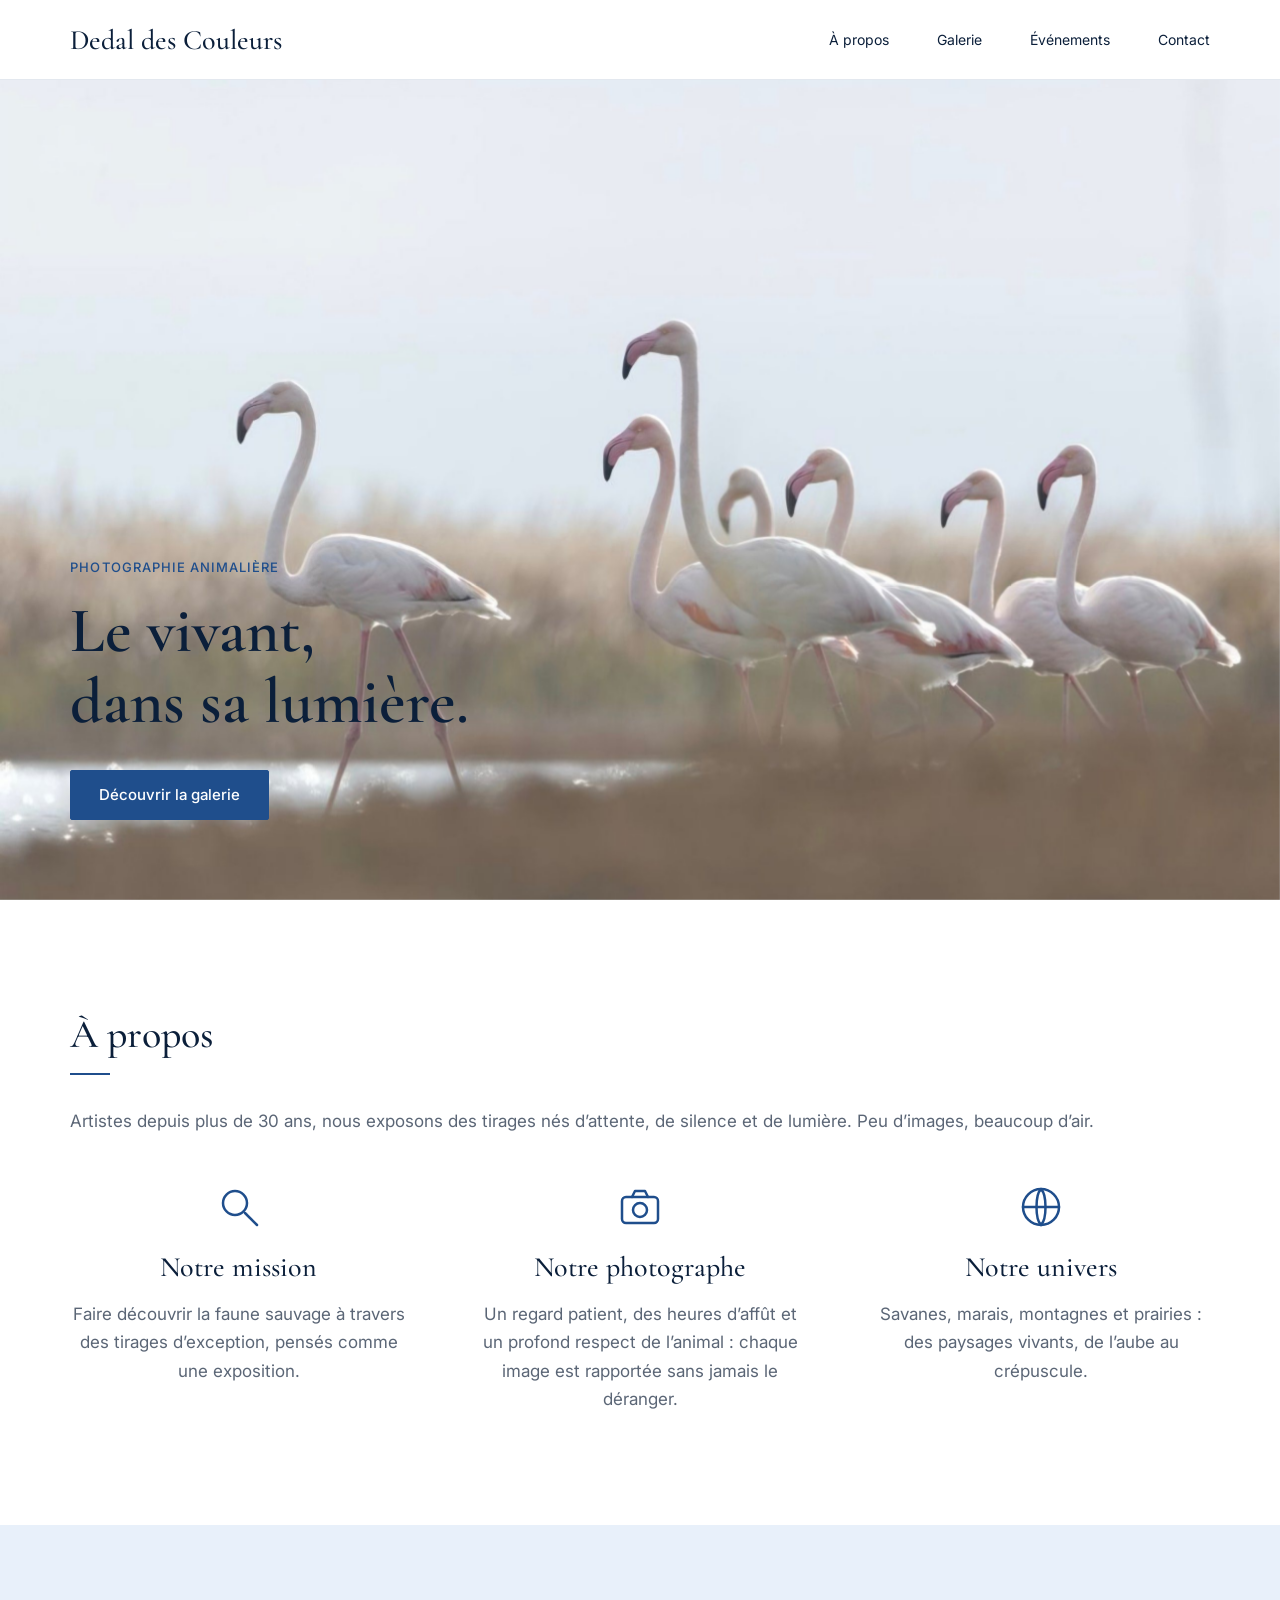
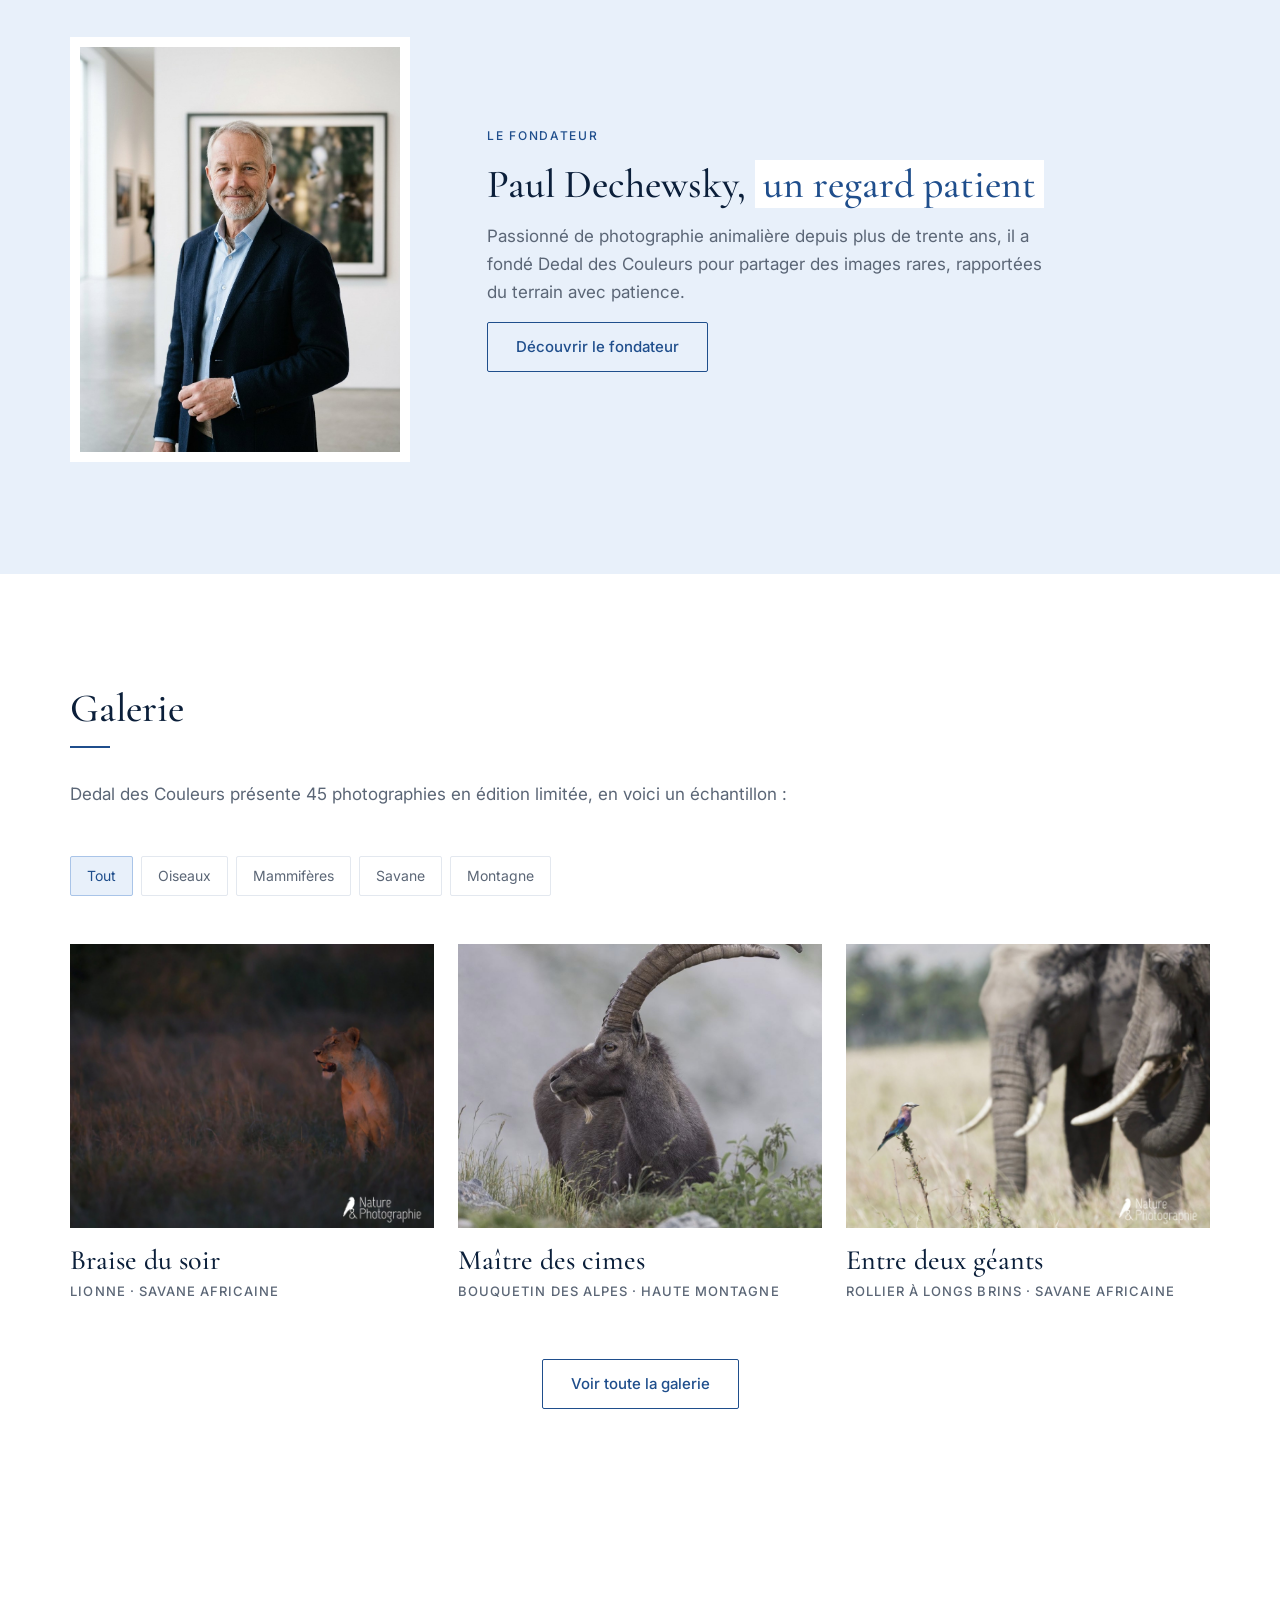
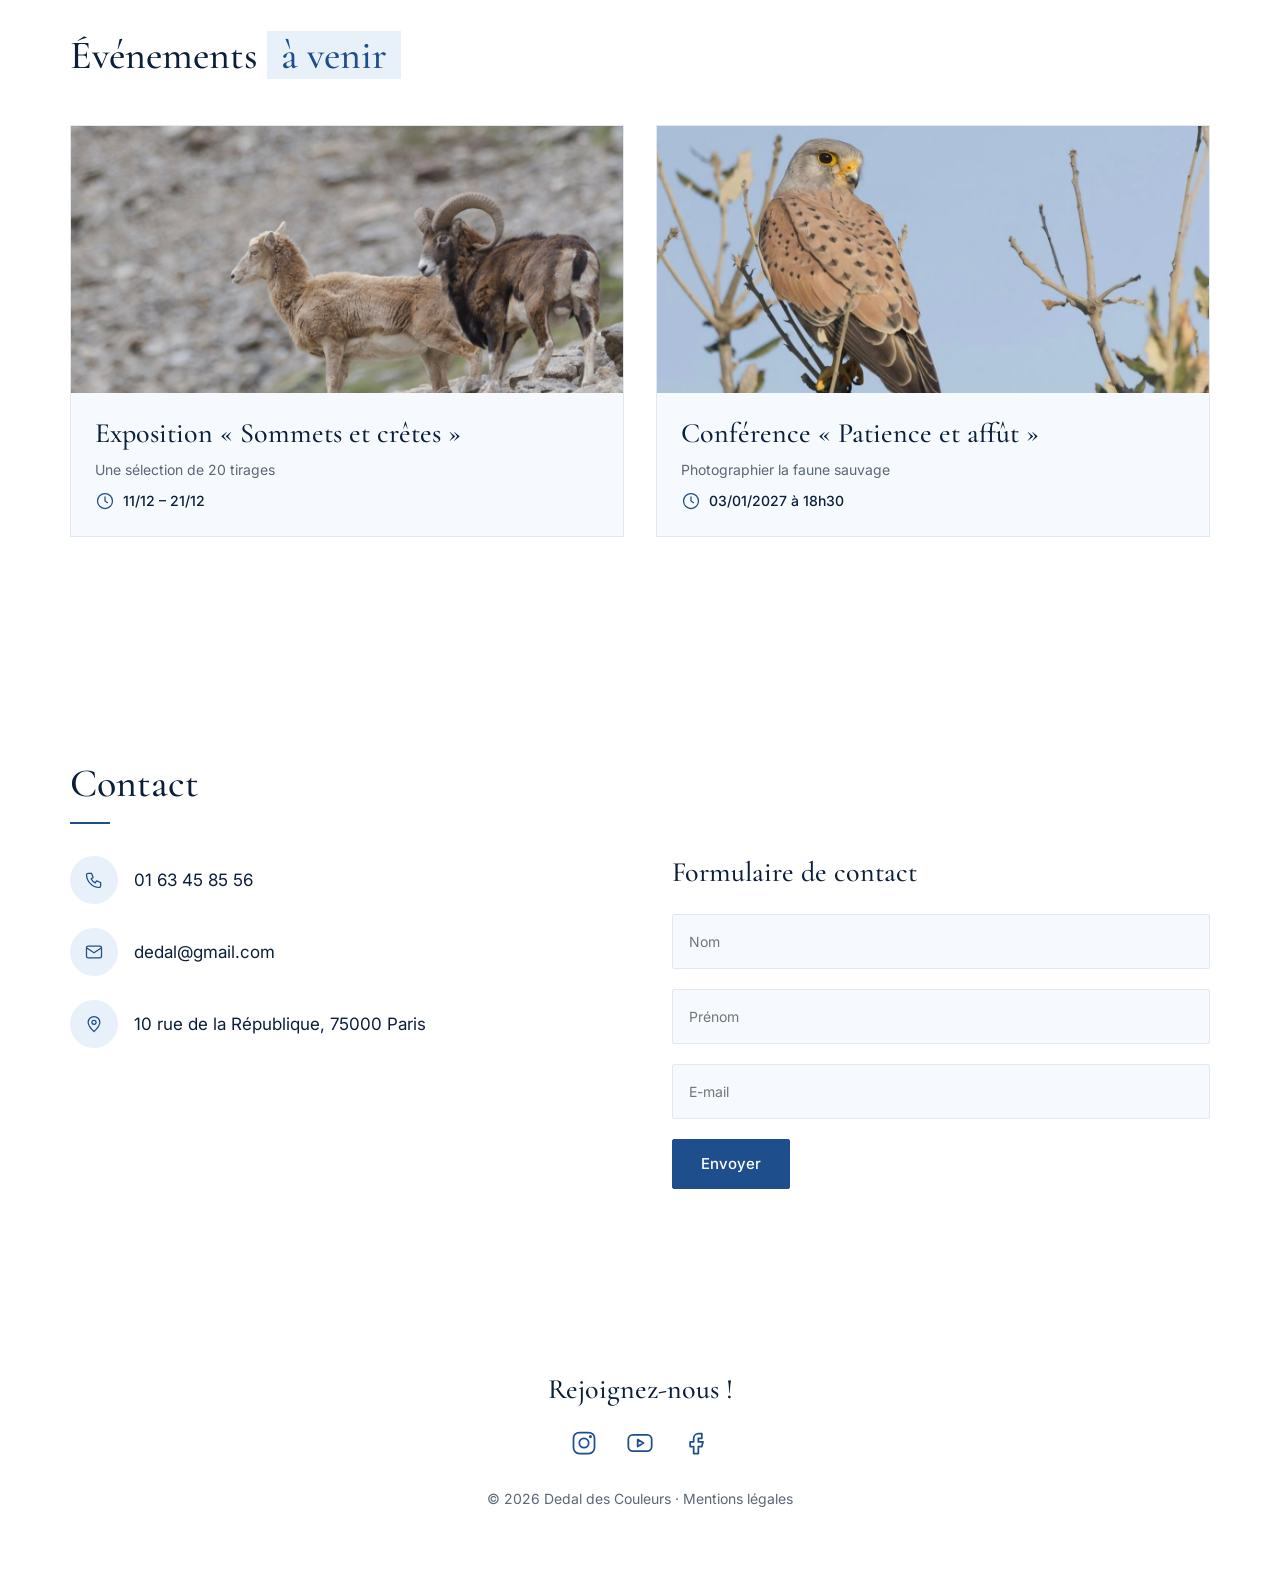
<file: index.html>
<!DOCTYPE html>
<html lang="fr">
<head>
  <meta charset="utf-8">
  <meta name="viewport" content="width=device-width, initial-scale=1">
  <title>Dedal des Couleurs · Galerie de photographie animalière</title>
  <link rel="canonical" href="https://flo06000.github.io/Flo06000-dedal-des-couleurs-projet/">
  <meta name="description" content="Dedal des Couleurs, galerie d'art dédiée à la photographie animalière : tirages d'art en édition limitée, expositions et événements.">
  <meta name="theme-color" content="#FFFFFF">
  <meta property="og:title" content="Dedal des Couleurs · Photographie animalière">
  <meta property="og:description" content="Tirages d'art en édition limitée, expositions et événements.">
  <meta property="og:image" content="images/hero.jpg">
  <link rel="icon" href="data:image/svg+xml,%3Csvg%20xmlns='http://www.w3.org/2000/svg'%20viewBox='0%200%2032%2032'%3E%3Crect%20width='32'%20height='32'%20fill='%231F4E8C'/%3E%3Ctext%20x='16'%20y='23'%20font-size='20'%20text-anchor='middle'%20fill='white'%20font-family='Georgia'%3ED%3C/text%3E%3C/svg%3E">
  <link rel="preconnect" href="https://fonts.googleapis.com">
  <link rel="preconnect" href="https://fonts.gstatic.com" crossorigin>
  <link href="https://fonts.googleapis.com/css2?family=Cormorant+Garamond:wght@500;600&family=Inter:wght@400;500&display=swap" rel="stylesheet">
  <link rel="stylesheet" href="css/style.css">
  <script src="js/main.js"></script>
</head>
<body>
  <a class="skip-link" href="#contenu">Aller au contenu</a>

  <!-- en-tête et menu -->
  <header class="site-header">
    <div class="container header-inner">
      <a class="logo" href="#accueil">Dedal des Couleurs</a>
      <a class="menu-toggle" href="#menu" aria-label="Ouvrir le menu"><span></span><span></span><span></span></a>
      <nav id="menu" class="nav" aria-label="Navigation principale">
        <a class="menu-close" href="#accueil" aria-label="Fermer le menu"><svg class="icon" viewBox="0 0 24 24" aria-hidden="true"><path d="M6 6l12 12M18 6L6 18"/></svg></a>
        <p class="menu-label">Menu</p>
        <ul>
          <li><a href="#a-propos">À propos<svg class="icon menu-arrow" viewBox="0 0 24 24" aria-hidden="true"><path d="M5 12h14M13 6l6 6-6 6"/></svg></a></li>
          <li><a href="#galerie">Galerie<svg class="icon menu-arrow" viewBox="0 0 24 24" aria-hidden="true"><path d="M5 12h14M13 6l6 6-6 6"/></svg></a></li>
          <li><a href="#evenements">Événements<svg class="icon menu-arrow" viewBox="0 0 24 24" aria-hidden="true"><path d="M5 12h14M13 6l6 6-6 6"/></svg></a></li>
          <li><a href="#contact">Contact<svg class="icon menu-arrow" viewBox="0 0 24 24" aria-hidden="true"><path d="M5 12h14M13 6l6 6-6 6"/></svg></a></li>
        </ul>
        <a class="btn btn--primary btn--block menu-cta" href="#contact">Demander un tirage</a>
        <p class="menu-info">dedal@gmail.com<span>01 63 45 85 56</span></p>
        <p class="menu-social"><a href="#">Instagram</a> · <a href="#">YouTube</a> · <a href="#">Facebook</a></p>
        <p class="menu-copy">© 2026 Dedal des Couleurs</p>
      </nav>
    </div>
  </header>

  <main id="contenu">

    <!-- accueil -->
    <section class="hero" id="accueil">
      <img class="hero__img" src="images/hero.jpg" width="2576" height="2035" fetchpriority="high"
           alt="Groupe de flamants roses marchant dans l’eau peu profonde devant des roseaux, à contre-jour">
      <div class="container hero__content">
        <p class="label">Photographie animalière</p>
        <h1>Le vivant,<br>dans sa lumière.</h1>
        <a class="btn btn--primary" href="#galerie">Découvrir la galerie</a>
      </div>
    </section>

    <!-- à propos -->
    <section class="section" id="a-propos">
      <div class="container">
        <header class="section-head reveal">
          <h2>À propos</h2>
          <span class="rule" aria-hidden="true"></span>
        </header>
        <p class="lead reveal">Artistes depuis plus de 30 ans, nous exposons des tirages nés d’attente, de silence et de lumière. Peu d’images, beaucoup d’air.</p>

        <div class="pillars">
          <article class="pillar reveal">
            <svg class="icon icon--xl" viewBox="0 0 24 24" aria-hidden="true"><circle cx="10" cy="10" r="6"/><path d="M15 15l6 6"/></svg>
            <h3>Notre mission</h3>
            <p>Faire découvrir la faune sauvage à travers des tirages d’exception, pensés comme une exposition.</p>
          </article>
          <article class="pillar reveal">
            <svg class="icon icon--xl" viewBox="0 0 24 24" aria-hidden="true"><rect x="3" y="7" width="18" height="13" rx="2"/><circle cx="12" cy="13.5" r="3.5"/><path d="M8 7l1.5-3h5L16 7"/></svg>
            <h3>Notre photographe</h3>
            <p>Un regard patient, des heures d’affût et un profond respect de l’animal : chaque image est rapportée sans jamais le déranger.</p>
          </article>
          <article class="pillar reveal">
            <svg class="icon icon--xl" viewBox="0 0 24 24" aria-hidden="true"><circle cx="12" cy="12" r="9"/><path d="M3 12h18M12 3c3 3 3 15 0 18M12 3c-3 3-3 15 0 18"/></svg>
            <h3>Notre univers</h3>
            <p>Savanes, marais, montagnes et prairies : des paysages vivants, de l’aube au crépuscule.</p>
          </article>
        </div>

      </div>
    </section>

    <!-- le fondateur -->
    <section class="section section--pale" id="fondateur">
      <div class="container teaser">
        <img class="teaser__img" src="images/paul-dechewsky.jpg" width="928" height="1152" alt="Portrait de Paul Dechewsky dans la galerie" loading="lazy">
        <div class="teaser__text reveal">
          <p class="eyebrow">Le fondateur</p>
          <h2>Paul Dechewsky, <span class="mark">un regard patient</span></h2>
          <p>Passionné de photographie animalière depuis plus de trente ans, il a fondé Dedal des Couleurs pour partager des images rares, rapportées du terrain avec patience.</p>
          <p><a class="btn btn--secondary" href="fondateur.html">Découvrir le fondateur</a></p>
        </div>
      </div>
    </section>

    <!-- galerie -->
    <section class="section" id="galerie">
      <div class="container">
        <header class="section-head reveal">
          <h2>Galerie</h2>
          <span class="rule" aria-hidden="true"></span>
        </header>
        <p class="lead reveal">Dedal des Couleurs présente 45 photographies en édition limitée, en voici un échantillon :</p>

        <!-- filtres de la galerie (boutons radio + label) -->
        <div class="gallery">
          <input class="sr-only" type="radio" name="filtre" id="f-all" checked>
          <input class="sr-only" type="radio" name="filtre" id="f-oiseaux">
          <input class="sr-only" type="radio" name="filtre" id="f-mammiferes">
          <input class="sr-only" type="radio" name="filtre" id="f-savane">
          <input class="sr-only" type="radio" name="filtre" id="f-montagne">
          <input class="sr-only" type="checkbox" id="more">

          <div class="filters reveal" role="group" aria-label="Filtrer les photographies">
            <label class="tag" for="f-all">Tout</label>
            <label class="tag" for="f-oiseaux">Oiseaux</label>
            <label class="tag" for="f-mammiferes">Mammifères</label>
            <label class="tag" for="f-savane">Savane</label>
            <label class="tag" for="f-montagne">Montagne</label>
          </div>

          <div class="grid" id="grid">

          <article class="card card--landscape c-mammiferes c-savane">
            <a href="photo-1.html">
              <figure class="card__media">
                <img src="images/photo-1.jpg" width="1600" height="1262" loading="lazy" alt="Lionne debout dans les hautes herbes, éclairée par la dernière lumière orangée du soir">
                <span class="card__chip">Voir la photographie</span>
              </figure>
              <h3 class="card__title">Braise du soir</h3>
              <p class="card__meta">Lionne · Savane africaine</p>
            </a>
          </article>

          <article class="card card--portrait c-mammiferes c-montagne">
            <a href="photo-2.html">
              <figure class="card__media">
                <img src="images/photo-2.jpg" width="1080" height="1346" loading="lazy" alt="Bouquetin des Alpes mâle aux longues cornes annelées, la tête tournée, sur un fond de pente brumeuse">
                <span class="card__chip">Voir la photographie</span>
              </figure>
              <h3 class="card__title">Maître des cimes</h3>
              <p class="card__meta">Bouquetin des Alpes · Haute montagne</p>
            </a>
          </article>

          <article class="card card--landscape c-oiseaux c-savane">
            <a href="photo-3.html">
              <figure class="card__media">
                <img src="images/photo-3.jpg" width="1600" height="1273" loading="lazy" alt="Rollier à longs brins perché sur une branche épineuse, deux éléphants flous au second plan">
                <span class="card__chip">Voir la photographie</span>
              </figure>
              <h3 class="card__title">Entre deux géants</h3>
              <p class="card__meta">Rollier à longs brins · Savane africaine</p>
            </a>
          </article>

          <article class="card card--landscape c-oiseaux is-extra">
            <a href="photo-4.html">
              <figure class="card__media">
                <img src="images/photo-4.jpg" width="1600" height="1257" loading="lazy" alt="Deux jeunes chardonnerets élégants perchés sur une branche, becs ouverts l’un face à l’autre">
                <span class="card__chip">Voir la photographie</span>
              </figure>
              <h3 class="card__title">Bec à bec</h3>
              <p class="card__meta">Chardonneret élégant · Jeunes</p>
            </a>
          </article>

          <article class="card card--landscape c-mammiferes c-savane is-extra">
            <a href="photo-5.html">
              <figure class="card__media">
                <img src="images/photo-5.jpg" width="1600" height="1273" loading="lazy" alt="Portrait de profil d’un lionceau aux grandes oreilles rondes, le regard tourné vers l’horizon">
                <span class="card__chip">Voir la photographie</span>
              </figure>
              <h3 class="card__title">Premier regard</h3>
              <p class="card__meta">Lionceau · Savane africaine</p>
            </a>
          </article>

          <article class="card card--landscape c-montagne is-extra">
            <a href="photo-6.html">
              <figure class="card__media">
                <img src="images/photo-6.jpg" width="1600" height="1276" loading="lazy" alt="Papillon Apollon aux ocelles rouges posé sur une scabieuse mauve, au milieu des herbes">
                <span class="card__chip">Voir la photographie</span>
              </figure>
              <h3 class="card__title">Ailes d’Apollon</h3>
              <p class="card__meta">Apollon · Prairie de montagne</p>
            </a>
          </article>

          <article class="card card--landscape c-oiseaux is-extra">
            <a href="photo-7.html">
              <figure class="card__media">
                <img src="images/photo-7.jpg" width="1600" height="1271" loading="lazy" alt="Avocette élégante les ailes dressées, le bec courbé effleurant l’eau">
                <span class="card__chip">Voir la photographie</span>
              </figure>
              <h3 class="card__title">Révérence</h3>
              <p class="card__meta">Avocette élégante · Zone humide</p>
            </a>
          </article>

          <article class="card card--landscape c-mammiferes c-savane is-extra">
            <a href="photo-8.html">
              <figure class="card__media">
                <img src="images/photo-8.jpg" width="1600" height="1265" loading="lazy" alt="Lion mâle avançant dans les herbes sèches, la crinière ébouriffée par le vent">
                <span class="card__chip">Voir la photographie</span>
              </figure>
              <h3 class="card__title">Crinière au vent</h3>
              <p class="card__meta">Lion · Savane africaine</p>
            </a>
          </article>

          <article class="card card--landscape c-mammiferes c-montagne is-extra">
            <a href="photo-9.html">
              <figure class="card__media">
                <img src="images/photo-9.jpg" width="1600" height="1262" loading="lazy" alt="Une mouflonne et un mouflon aux grandes cornes enroulées, debout sur un rocher">
                <span class="card__chip">Voir la photographie</span>
              </figure>
              <h3 class="card__title">Sur la crête</h3>
              <p class="card__meta">Mouflons · Haute montagne</p>
            </a>
          </article>

          <article class="card card--portrait c-oiseaux c-savane is-extra">
            <a href="photo-10.html">
              <figure class="card__media">
                <img src="images/photo-10.jpg" width="1080" height="1337" loading="lazy" alt="Calao terrestre à la gorge rouge tenant de petits rongeurs dans son bec, debout dans l’herbe">
                <span class="card__chip">Voir la photographie</span>
              </figure>
              <h3 class="card__title">Prise du jour</h3>
              <p class="card__meta">Calao terrestre · Savane africaine</p>
            </a>
          </article>

          <article class="card card--landscape c-mammiferes c-savane is-extra">
            <a href="photo-11.html">
              <figure class="card__media">
                <img src="images/photo-11.jpg" width="1600" height="1268" loading="lazy" alt="Léopard allongé à l’ombre de racines noueuses, le regard tourné vers la gauche">
                <span class="card__chip">Voir la photographie</span>
              </figure>
              <h3 class="card__title">Rosettes à l’ombre</h3>
              <p class="card__meta">Léopard · Savane africaine</p>
            </a>
          </article>

          <article class="card card--landscape c-mammiferes c-savane is-extra">
            <a href="photo-12.html">
              <figure class="card__media">
                <img src="images/photo-12.jpg" width="1600" height="1266" loading="lazy" alt="Une lionne tient un gnou, un lionceau couché contre la proie l’observe">
                <span class="card__chip">Voir la photographie</span>
              </figure>
              <h3 class="card__title">Leçon de savane</h3>
              <p class="card__meta">Lionne · Savane africaine</p>
            </a>
          </article>
          </div>

          <div class="center">
            <label class="btn btn--secondary" for="more"><span class="more-all">Voir toute la galerie</span><span class="more-less">Voir moins</span></label>
          </div>
        </div>
      </div>
    </section>

    <!-- événements -->
    <section class="section" id="evenements">
      <div class="container">
        <header class="section-head section-head--inline reveal">
          <h2>Événements <mark>à venir</mark></h2>
        </header>

        <div class="events">
          <article class="event reveal">
            <figure class="event__media">
              <img src="images/evenement-1.jpg" width="1200" height="800" loading="lazy" alt="Deux mouflons debout sur des rochers en montagne, visuel de l’exposition « Sommets et crêtes »">
            </figure>
            <div class="event__body">
              <h3>Exposition « Sommets et crêtes »</h3>
              <p>Une sélection de 20 tirages</p>
              <p class="event__date"><svg class="icon" viewBox="0 0 24 24" aria-hidden="true"><circle cx="12" cy="12" r="9"/><path d="M12 7v5l3 2"/></svg> 11/12 – 21/12</p>
            </div>
          </article>

          <article class="event reveal">
            <figure class="event__media">
              <img src="images/evenement-2.jpg" width="1200" height="800" loading="lazy" alt="Faucon crécerelle mâle perché sur une branche devant un ciel bleu, visuel de la conférence « Patience et affût »">
            </figure>
            <div class="event__body">
              <h3>Conférence « Patience et affût »</h3>
              <p>Photographier la faune sauvage</p>
              <p class="event__date"><svg class="icon" viewBox="0 0 24 24" aria-hidden="true"><circle cx="12" cy="12" r="9"/><path d="M12 7v5l3 2"/></svg> 03/01/2027 à 18h30</p>
            </div>
          </article>
        </div>
      </div>
    </section>

    <!-- contact -->
    <section class="section" id="contact">
      <div class="container">
        <header class="section-head reveal">
          <h2>Contact</h2>
          <span class="rule" aria-hidden="true"></span>
        </header>

        <div class="contact">
          <ul class="contact__info reveal">
            <li><span class="bubble"><svg class="icon" viewBox="0 0 24 24" aria-hidden="true"><path d="M5 4h4l2 5-2.5 1.5a11 11 0 005 5L15 13l5 2v4a2 2 0 01-2 2A16 16 0 013 6a2 2 0 012-2z"/></svg></span><a href="tel:+33163458556">01 63 45 85 56</a></li>
            <li><span class="bubble"><svg class="icon" viewBox="0 0 24 24" aria-hidden="true"><rect x="3" y="5" width="18" height="14" rx="2"/><path d="M3 7l9 6 9-6"/></svg></span><a href="mailto:dedal@gmail.com">dedal@gmail.com</a></li>
            <li><span class="bubble"><svg class="icon" viewBox="0 0 24 24" aria-hidden="true"><path d="M12 21s7-6.2 7-11a7 7 0 10-14 0c0 4.8 7 11 7 11z"/><circle cx="12" cy="10" r="2.5"/></svg></span><span>10 rue de la République, 75000 Paris</span></li>
          </ul>

          <!-- formulaire de contact -->
          <form class="form reveal" action="mailto:dedal@gmail.com" method="post" enctype="text/plain">
            <h3>Formulaire de contact</h3>
            <div class="field">
              <label class="sr-only" for="nom">Nom</label>
              <input id="nom" placeholder="Nom" name="nom" type="text" autocomplete="family-name" required minlength="2">
            </div>
            <div class="field">
              <label class="sr-only" for="prenom">Prénom</label>
              <input id="prenom" placeholder="Prénom" name="prenom" type="text" autocomplete="given-name" required minlength="2">
            </div>
            <div class="field">
              <label class="sr-only" for="email">E-mail</label>
              <input id="email" placeholder="E-mail" name="email" type="email" autocomplete="email" required>
            </div>
            <button class="btn btn--primary" type="submit">Envoyer</button>
          </form>
        </div>
      </div>
    </section>
  </main>

  <!-- pied de page -->
  <footer class="site-footer">
    <div class="container">
      <h3>Rejoignez-nous !</h3>
      <ul class="social">
        <li><a href="#" aria-label="Instagram"><svg class="icon icon--lg" viewBox="0 0 24 24"><rect x="3" y="3" width="18" height="18" rx="5"/><circle cx="12" cy="12" r="4"/><circle cx="17.5" cy="6.5" r=".6"/></svg></a></li>
        <li><a href="#" aria-label="YouTube"><svg class="icon icon--lg" viewBox="0 0 24 24"><rect x="2" y="5" width="20" height="14" rx="4"/><path d="M10 9l5 3-5 3z"/></svg></a></li>
        <li><a href="#" aria-label="Facebook"><svg class="icon icon--lg" viewBox="0 0 24 24"><path d="M14 8h3V4h-3a4 4 0 00-4 4v3H7v4h3v6h4v-6h3l1-4h-4V8z"/></svg></a></li>
      </ul>
      <p class="legal">© 2026 Dedal des Couleurs · <a href="#">Mentions légales</a></p>
    </div>
  </footer>
</body>
</html>
</file>
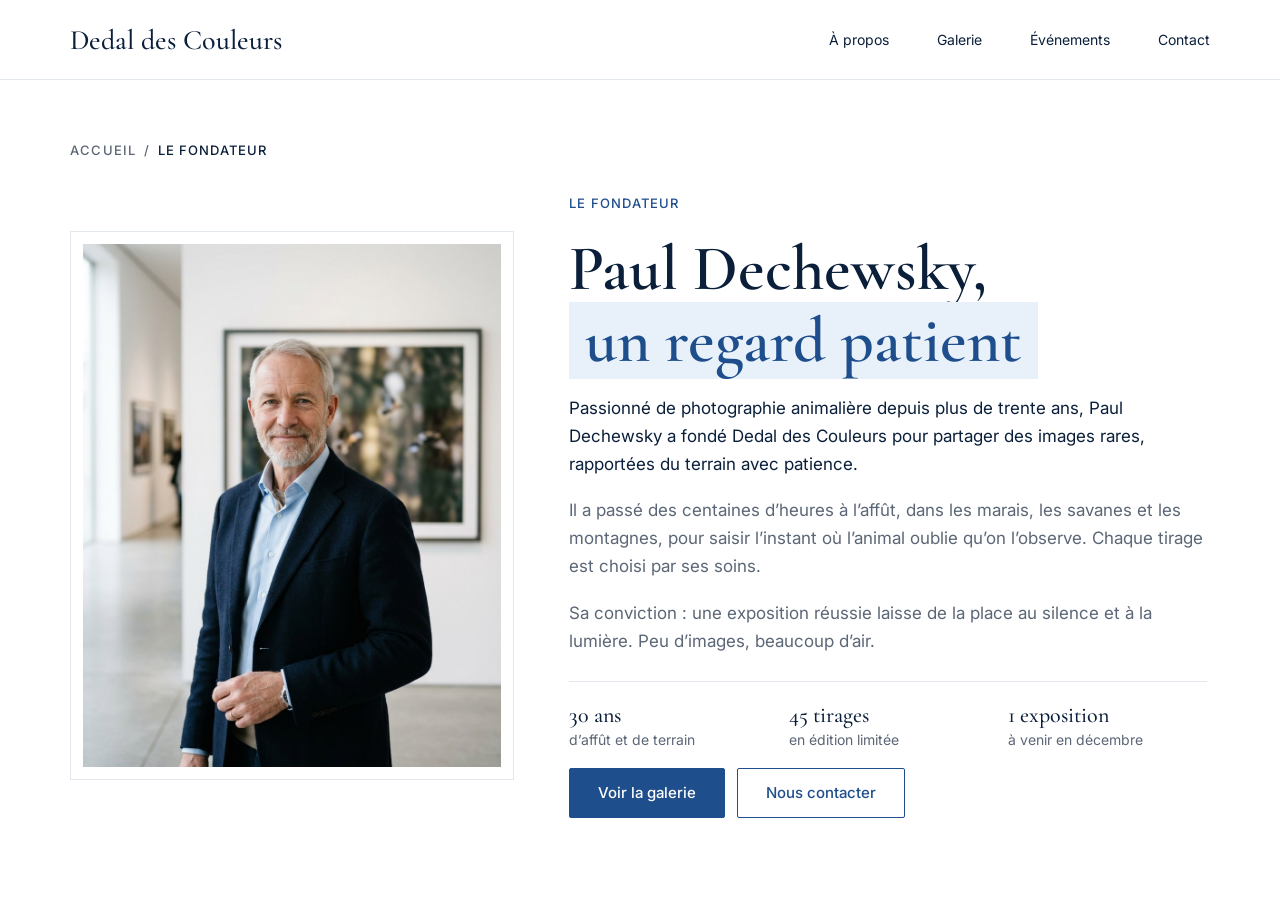
<file: fondateur.html>
<!DOCTYPE html>
<html lang="fr">
<head>
  <meta charset="utf-8">
  <meta name="viewport" content="width=device-width, initial-scale=1">
  <title>Paul Dechewsky, le fondateur · Dedal des Couleurs</title>
  <link rel="canonical" href="https://flo06000.github.io/Flo06000-dedal-des-couleurs-projet/fondateur.html">
  <meta name="description" content="Paul Dechewsky, fondateur de la galerie Dedal des Couleurs : son regard, sa démarche, son exposition à venir.">
  <meta name="theme-color" content="#FFFFFF">
  <meta property="og:title" content="Paul Dechewsky, le fondateur · Dedal des Couleurs">
  <meta property="og:image" content="images/paul-dechewsky.jpg">
  <link rel="icon" href="data:image/svg+xml,%3Csvg%20xmlns='http://www.w3.org/2000/svg'%20viewBox='0%200%2032%2032'%3E%3Crect%20width='32'%20height='32'%20fill='%231F4E8C'/%3E%3Ctext%20x='16'%20y='23'%20font-size='20'%20text-anchor='middle'%20fill='white'%20font-family='Georgia'%3ED%3C/text%3E%3C/svg%3E">
  <link rel="preconnect" href="https://fonts.googleapis.com">
  <link rel="preconnect" href="https://fonts.gstatic.com" crossorigin>
  <link href="https://fonts.googleapis.com/css2?family=Cormorant+Garamond:wght@500;600&family=Inter:wght@400;500&display=swap" rel="stylesheet">
  <link rel="stylesheet" href="css/photo.css">
  <link rel="stylesheet" href="css/fondateur.css">
  <script src="js/main.js"></script>
</head>
<body>
  <a class="skip-link" href="#contenu">Aller au contenu</a>

  <header class="site-header">
    <div class="container header-inner">
      <a class="logo" href="index.html#accueil">Dedal des Couleurs</a>
      <a class="menu-toggle" href="#menu" aria-label="Ouvrir le menu"><span></span><span></span><span></span></a>
      <nav id="menu" class="nav" aria-label="Navigation principale">
        <a class="menu-close" href="#contenu" aria-label="Fermer le menu"><svg class="icon" viewBox="0 0 24 24" aria-hidden="true"><path d="M6 6l12 12M18 6L6 18"/></svg></a>
        <p class="menu-label">Menu</p>
        <ul>
          <li><a href="index.html#a-propos">À propos<svg class="icon menu-arrow" viewBox="0 0 24 24" aria-hidden="true"><path d="M5 12h14M13 6l6 6-6 6"/></svg></a></li>
          <li><a href="index.html#galerie" >Galerie<svg class="icon menu-arrow" viewBox="0 0 24 24" aria-hidden="true"><path d="M5 12h14M13 6l6 6-6 6"/></svg></a></li>
          <li><a href="index.html#evenements">Événements<svg class="icon menu-arrow" viewBox="0 0 24 24" aria-hidden="true"><path d="M5 12h14M13 6l6 6-6 6"/></svg></a></li>
          <li><a href="index.html#contact">Contact<svg class="icon menu-arrow" viewBox="0 0 24 24" aria-hidden="true"><path d="M5 12h14M13 6l6 6-6 6"/></svg></a></li>
        </ul>
        <a class="btn btn--primary btn--block menu-cta" href="index.html#contact">Demander un tirage</a>
        <p class="menu-info">dedal@gmail.com<span>01 63 45 85 56</span></p>
        <p class="menu-social"><a href="#">Instagram</a> · <a href="#">YouTube</a> · <a href="#">Facebook</a></p>
        <p class="menu-copy">© 2026 Dedal des Couleurs</p>
      </nav>
    </div>
  </header>

  <main id="contenu">
    <div class="container">
      <nav class="breadcrumb" aria-label="Fil d’Ariane">
        <a href="index.html#fondateur">Accueil</a><span aria-hidden="true">/</span><span aria-current="page">Le fondateur</span>
      </nav>
    </div>

    <section class="section section--detail">
      <div class="container founder">
        <figure class="founder__media">
          <img src="images/paul-dechewsky.jpg" width="928" height="1152" alt="Portrait de Paul Dechewsky dans la galerie">
        </figure>

        <div class="founder__text">
          <p class="label">Le fondateur</p>
          <h1>Paul Dechewsky, <span class="mark">un regard patient</span></h1>
          <p class="lead">Passionné de photographie animalière depuis plus de trente ans, Paul Dechewsky a fondé Dedal des Couleurs pour partager des images rares, rapportées du terrain avec patience.</p>
          <p>Il a passé des centaines d’heures à l’affût, dans les marais, les savanes et les montagnes, pour saisir l’instant où l’animal oublie qu’on l’observe. Chaque tirage est choisi par ses soins.</p>
          <p>Sa conviction : une exposition réussie laisse de la place au silence et à la lumière. Peu d’images, beaucoup d’air.</p>

          <ul class="facts">
            <li><strong>30 ans</strong><span>d’affût et de terrain</span></li>
            <li><strong>45 tirages</strong><span>en édition limitée</span></li>
            <li><strong>1 exposition</strong><span>à venir en décembre</span></li>
          </ul>

          <p class="founder__cta"><a class="btn btn--primary" href="index.html#galerie">Voir la galerie</a> <a class="btn btn--secondary" href="index.html#contact">Nous contacter</a></p>
        </div>
      </div>
    </section>
  </main>
</body>
</html>
</file>
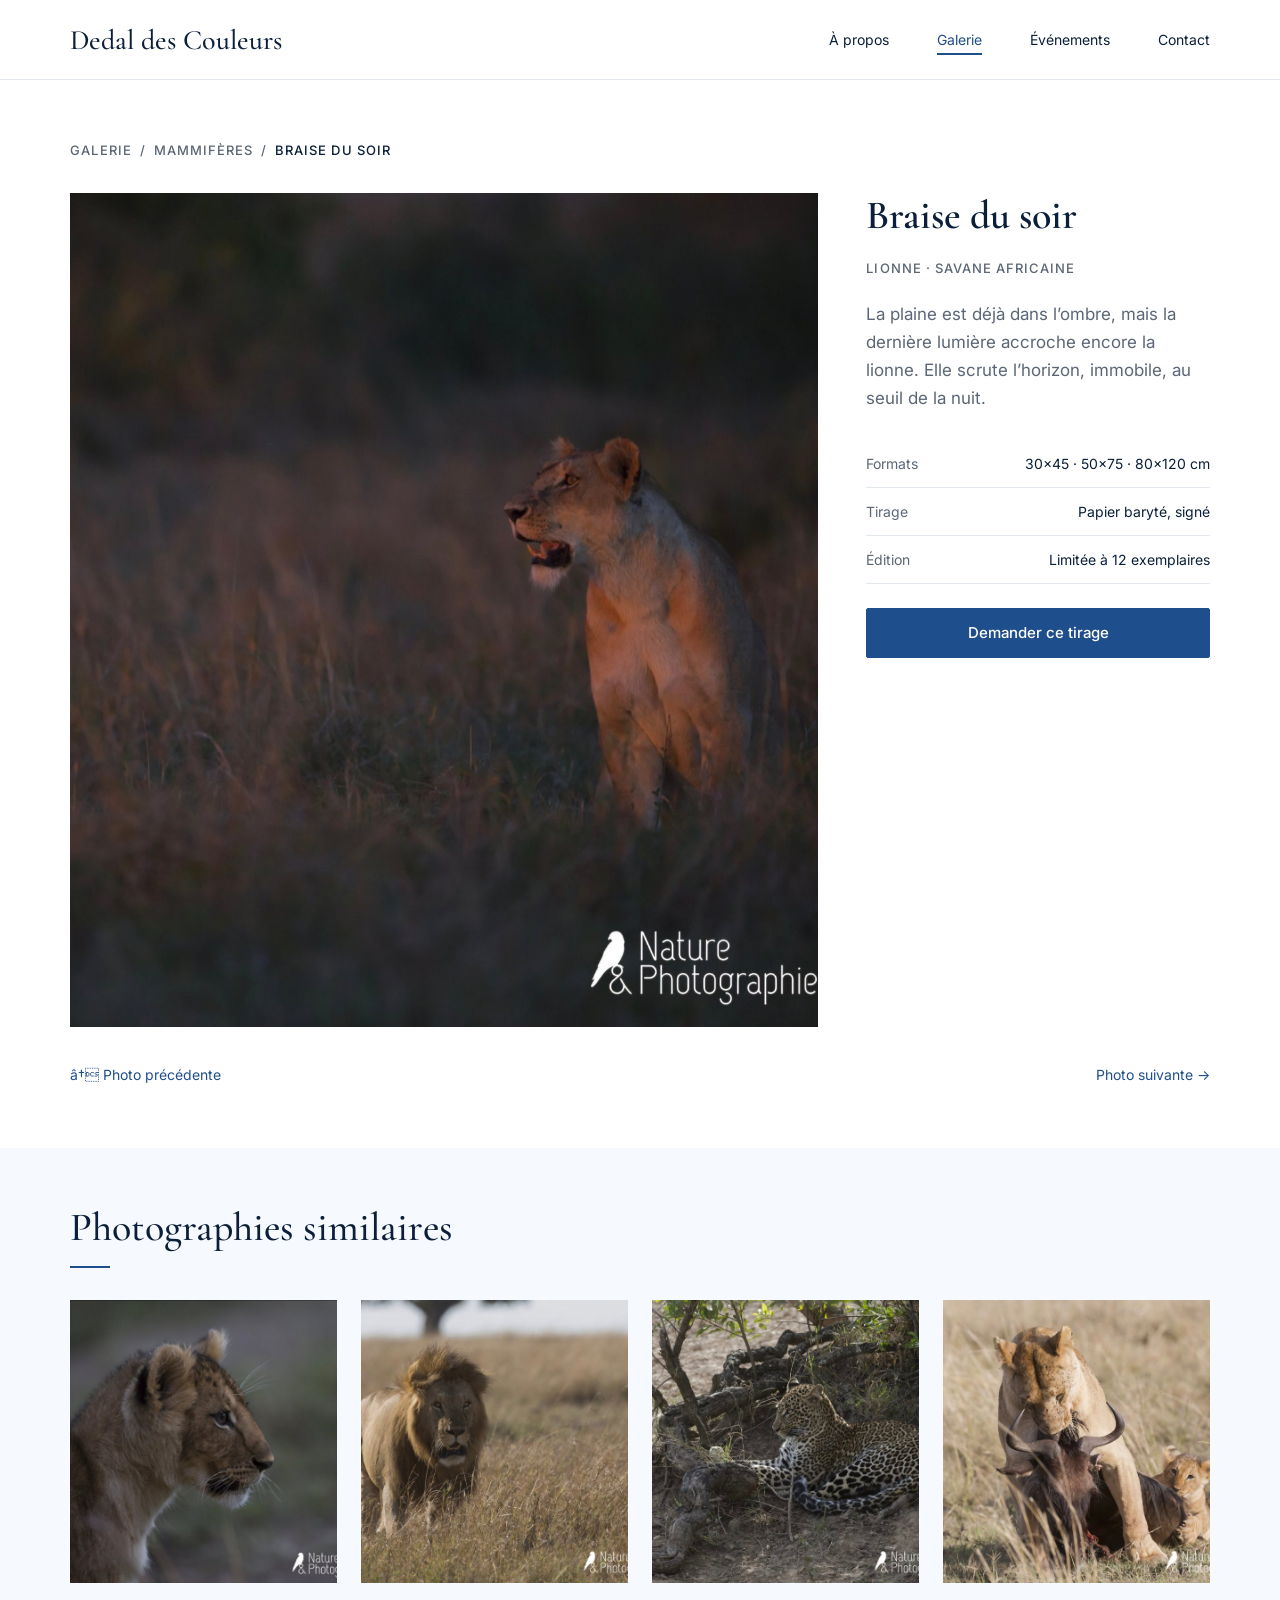
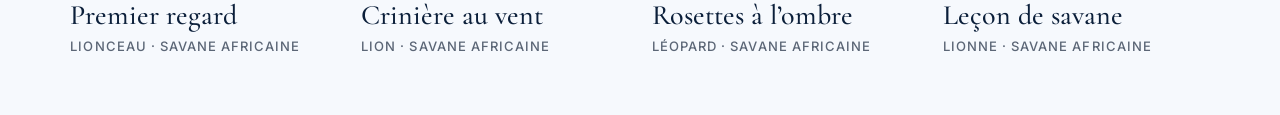
<file: photo-1.html>
<!DOCTYPE html>
<html lang="fr">
<head>
  <meta charset="utf-8">
  <meta name="viewport" content="width=device-width, initial-scale=1">
  <title>Braise du soir · Dedal des Couleurs</title>
  <link rel="canonical" href="https://flo06000.github.io/Flo06000-dedal-des-couleurs-projet/photo-1.html">
  <meta name="description" content="Braise du soir — Lionne, savane africaine. Tirage d'art en édition limitée, Dedal des Couleurs.">
  <meta name="theme-color" content="#FFFFFF">
  <meta property="og:title" content="Braise du soir · Dedal des Couleurs">
  <meta property="og:image" content="images/photo-1.jpg">
  <link rel="icon" href="data:image/svg+xml,%3Csvg%20xmlns='http://www.w3.org/2000/svg'%20viewBox='0%200%2032%2032'%3E%3Crect%20width='32'%20height='32'%20fill='%231F4E8C'/%3E%3Ctext%20x='16'%20y='23'%20font-size='20'%20text-anchor='middle'%20fill='white'%20font-family='Georgia'%3ED%3C/text%3E%3C/svg%3E">
  <link rel="preconnect" href="https://fonts.googleapis.com">
  <link rel="preconnect" href="https://fonts.gstatic.com" crossorigin>
  <link href="https://fonts.googleapis.com/css2?family=Cormorant+Garamond:wght@500;600&family=Inter:wght@400;500&display=swap" rel="stylesheet">
  <link rel="stylesheet" href="css/photo.css">
  <script src="js/main.js"></script>
</head>
<body>
  <a class="skip-link" href="#contenu">Aller au contenu</a>

  <header class="site-header">
    <div class="container header-inner">
      <a class="logo" href="index.html#accueil">Dedal des Couleurs</a>
      <a class="menu-toggle" href="#menu" aria-label="Ouvrir le menu"><span></span><span></span><span></span></a>
      <nav id="menu" class="nav" aria-label="Navigation principale">
        <a class="menu-close" href="#contenu" aria-label="Fermer le menu"><svg class="icon" viewBox="0 0 24 24" aria-hidden="true"><path d="M6 6l12 12M18 6L6 18"/></svg></a>
        <p class="menu-label">Menu</p>
        <ul>
          <li><a href="index.html#a-propos">À propos<svg class="icon menu-arrow" viewBox="0 0 24 24" aria-hidden="true"><path d="M5 12h14M13 6l6 6-6 6"/></svg></a></li>
          <li><a href="index.html#galerie" aria-current="page">Galerie<svg class="icon menu-arrow" viewBox="0 0 24 24" aria-hidden="true"><path d="M5 12h14M13 6l6 6-6 6"/></svg></a></li>
          <li><a href="index.html#evenements">Événements<svg class="icon menu-arrow" viewBox="0 0 24 24" aria-hidden="true"><path d="M5 12h14M13 6l6 6-6 6"/></svg></a></li>
          <li><a href="index.html#contact">Contact<svg class="icon menu-arrow" viewBox="0 0 24 24" aria-hidden="true"><path d="M5 12h14M13 6l6 6-6 6"/></svg></a></li>
        </ul>
        <a class="btn btn--primary btn--block menu-cta" href="index.html#contact">Demander un tirage</a>
        <p class="menu-info">dedal@gmail.com<span>01 63 45 85 56</span></p>
        <p class="menu-social"><a href="#">Instagram</a> · <a href="#">YouTube</a> · <a href="#">Facebook</a></p>
        <p class="menu-copy">© 2026 Dedal des Couleurs</p>
      </nav>
    </div>
  </header>

  <main id="contenu">
    <div class="container">
      <nav class="breadcrumb" aria-label="Fil d’Ariane">
        <a href="index.html#galerie">Galerie</a><span aria-hidden="true">/</span><span>Mammifères</span><span aria-hidden="true">/</span><span aria-current="page">Braise du soir</span>
      </nav>
    </div>

    <section class="section section--detail">
      <div class="container detail" id="detail">
        <figure class="detail__media">
          <a class="detail__zoom" href="#zoom" aria-label="Agrandir la photographie">
            <img src="images/photo-1.jpg" width="1600" height="1262" alt="Lionne debout dans les hautes herbes, éclairée par la dernière lumière orangée du soir">
            <span class="detail__zoom-chip"><svg class="icon" viewBox="0 0 24 24" aria-hidden="true"><circle cx="10" cy="10" r="6"/><path d="M15 15l6 6M10 7v6M7 10h6"/></svg> Agrandir</span>
          </a>
        </figure>

        <div class="detail__info">
          <h1>Braise du soir</h1>
          <p class="label label--grey">Lionne · Savane africaine</p>
          <p class="lead">La plaine est déjà dans l’ombre, mais la dernière lumière accroche encore la lionne. Elle scrute l’horizon, immobile, au seuil de la nuit.</p>
          <dl class="specs">
            <div><dt>Formats</dt><dd>30×45 · 50×75 · 80×120 cm</dd></div>
            <div><dt>Tirage</dt><dd>Papier baryté, signé</dd></div>
            <div><dt>Édition</dt><dd>Limitée à 12 exemplaires</dd></div>
          </dl>
          <a class="btn btn--primary btn--block" href="index.html#contact">Demander ce tirage</a>
        </div>
      </div>

      <div class="container">
        <nav class="pager" aria-label="Navigation entre les photographies">
          <a href="photo-12.html" title="Leçon de savane">â† Photo précédente</a>
          <a href="photo-2.html" title="Maître des cimes">Photo suivante →</a>
        </nav>
      </div>
    </section>

    <section class="section section--tint">
      <div class="container">
        <header class="section-head reveal">
          <h2>Photographies similaires</h2>
          <span class="rule" aria-hidden="true"></span>
        </header>
        <div class="similar">
          <article class="card card--landscape">
            <a href="photo-5.html"><figure class="card__media">
              <img src="images/photo-5.jpg" width="1600" height="1273" loading="lazy" alt="Portrait de profil d’un lionceau aux grandes oreilles rondes, le regard tourné vers l’horizon">
              <span class="card__chip">Voir la photographie</span></figure>
              <h3 class="card__title">Premier regard</h3>
              <p class="card__meta">Lionceau · Savane africaine</p></a>
          </article>
          <article class="card card--landscape">
            <a href="photo-8.html"><figure class="card__media">
              <img src="images/photo-8.jpg" width="1600" height="1265" loading="lazy" alt="Lion mâle avançant dans les herbes sèches, la crinière ébouriffée par le vent">
              <span class="card__chip">Voir la photographie</span></figure>
              <h3 class="card__title">Crinière au vent</h3>
              <p class="card__meta">Lion · Savane africaine</p></a>
          </article>
          <article class="card card--landscape">
            <a href="photo-11.html"><figure class="card__media">
              <img src="images/photo-11.jpg" width="1600" height="1268" loading="lazy" alt="Léopard allongé à l’ombre de racines noueuses, le regard tourné vers la gauche">
              <span class="card__chip">Voir la photographie</span></figure>
              <h3 class="card__title">Rosettes à l’ombre</h3>
              <p class="card__meta">Léopard · Savane africaine</p></a>
          </article>
          <article class="card card--landscape">
            <a href="photo-12.html"><figure class="card__media">
              <img src="images/photo-12.jpg" width="1600" height="1266" loading="lazy" alt="Une lionne tient un gnou, un lionceau couché contre la proie l’observe">
              <span class="card__chip">Voir la photographie</span></figure>
              <h3 class="card__title">Leçon de savane</h3>
              <p class="card__meta">Lionne · Savane africaine</p></a>
          </article>
        </div>
      </div>
    </section>
  </main>

  <!-- photo en grand (lien #zoom) -->
  <div class="lightbox" id="zoom">
    <a class="lightbox__bg" href="#detail" aria-label="Fermer"></a>
    <img src="images/photo-1.jpg" width="1600" height="1262" alt="Lionne debout dans les hautes herbes, éclairée par la dernière lumière orangée du soir">
    <a class="lightbox__close" href="#detail" aria-label="Fermer"><svg class="icon" viewBox="0 0 24 24" aria-hidden="true"><path d="M6 6l12 12M18 6L6 18"/></svg></a>
  </div>



</body>
</html>
</file>
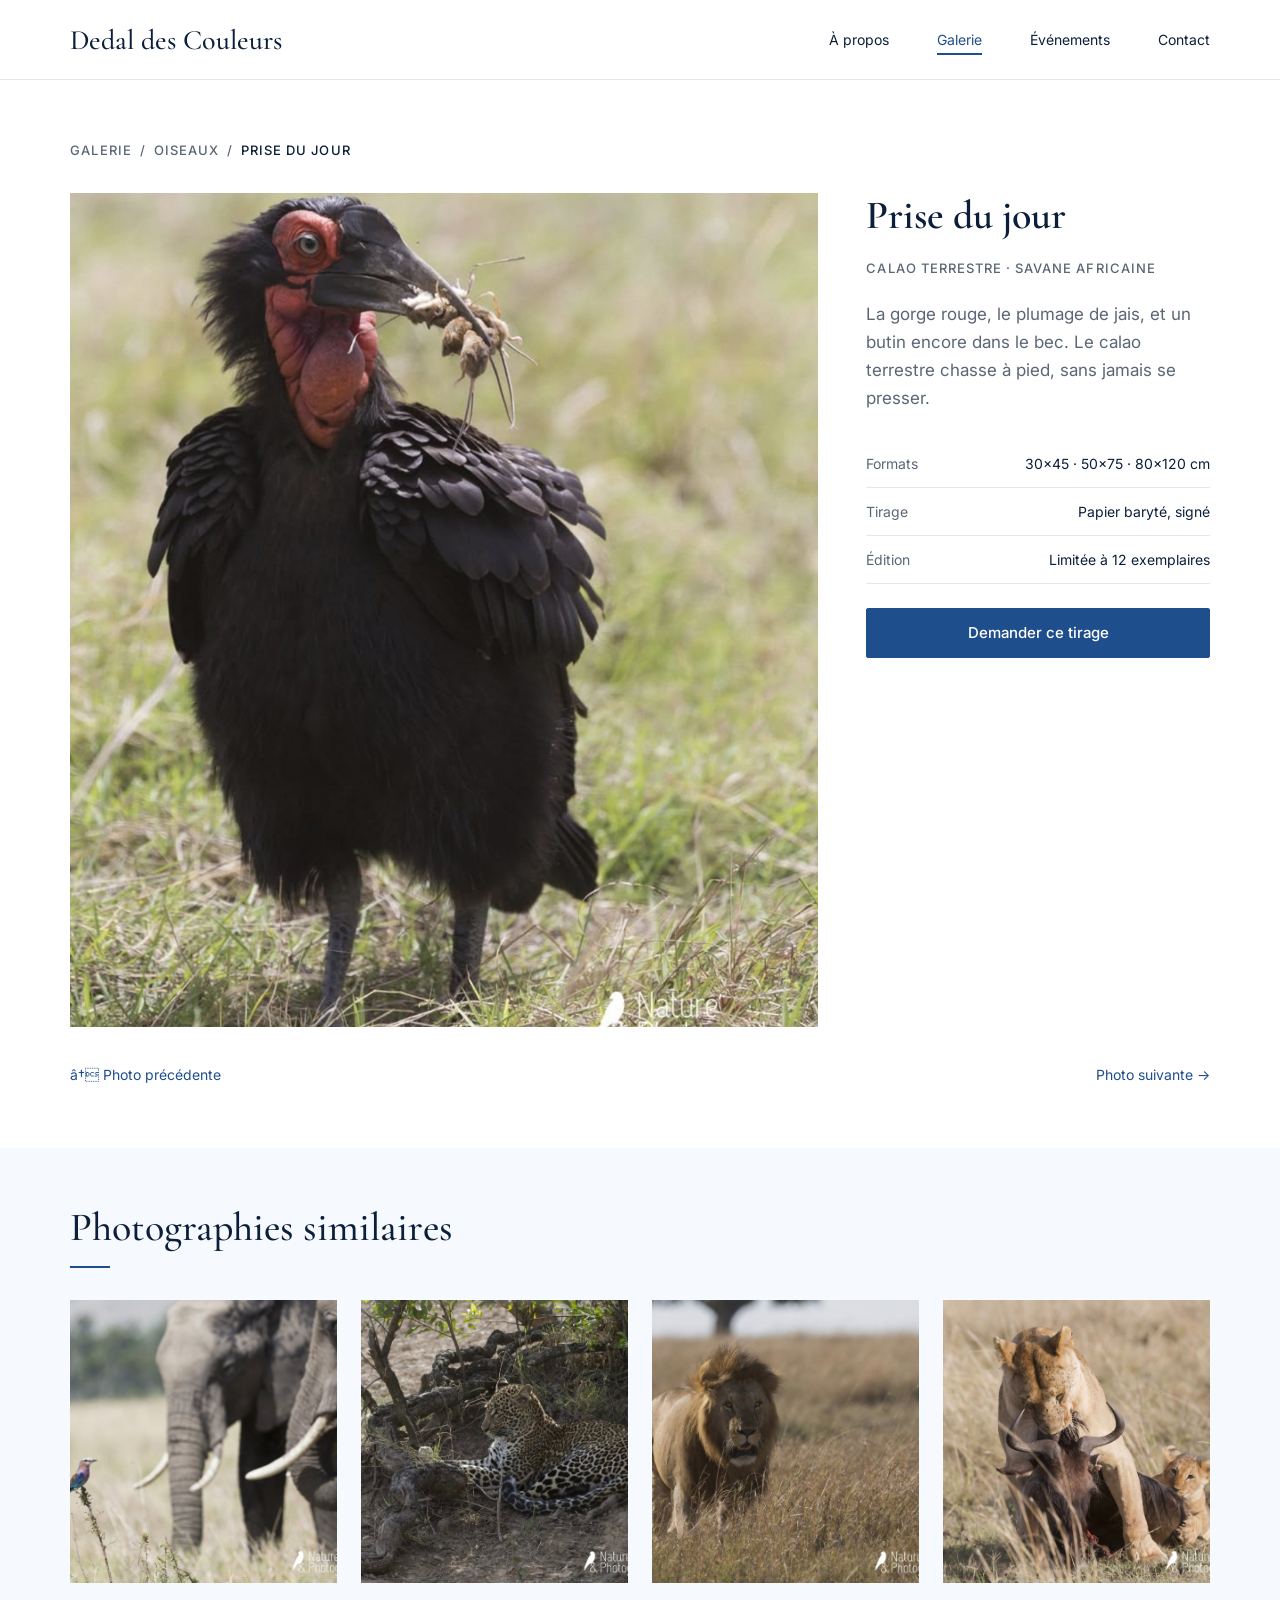
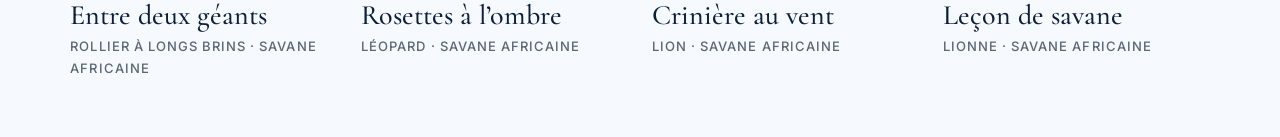
<file: photo-10.html>
<!DOCTYPE html>
<html lang="fr">
<head>
  <meta charset="utf-8">
  <meta name="viewport" content="width=device-width, initial-scale=1">
  <title>Prise du jour · Dedal des Couleurs</title>
  <link rel="canonical" href="https://flo06000.github.io/Flo06000-dedal-des-couleurs-projet/photo-10.html">
  <meta name="description" content="Prise du jour — Calao terrestre, savane africaine. Tirage d'art en édition limitée, Dedal des Couleurs.">
  <meta name="theme-color" content="#FFFFFF">
  <meta property="og:title" content="Prise du jour · Dedal des Couleurs">
  <meta property="og:image" content="images/photo-10.jpg">
  <link rel="icon" href="data:image/svg+xml,%3Csvg%20xmlns='http://www.w3.org/2000/svg'%20viewBox='0%200%2032%2032'%3E%3Crect%20width='32'%20height='32'%20fill='%231F4E8C'/%3E%3Ctext%20x='16'%20y='23'%20font-size='20'%20text-anchor='middle'%20fill='white'%20font-family='Georgia'%3ED%3C/text%3E%3C/svg%3E">
  <link rel="preconnect" href="https://fonts.googleapis.com">
  <link rel="preconnect" href="https://fonts.gstatic.com" crossorigin>
  <link href="https://fonts.googleapis.com/css2?family=Cormorant+Garamond:wght@500;600&family=Inter:wght@400;500&display=swap" rel="stylesheet">
  <link rel="stylesheet" href="css/photo.css">
  <script src="js/main.js"></script>
</head>
<body>
  <a class="skip-link" href="#contenu">Aller au contenu</a>

  <header class="site-header">
    <div class="container header-inner">
      <a class="logo" href="index.html#accueil">Dedal des Couleurs</a>
      <a class="menu-toggle" href="#menu" aria-label="Ouvrir le menu"><span></span><span></span><span></span></a>
      <nav id="menu" class="nav" aria-label="Navigation principale">
        <a class="menu-close" href="#contenu" aria-label="Fermer le menu"><svg class="icon" viewBox="0 0 24 24" aria-hidden="true"><path d="M6 6l12 12M18 6L6 18"/></svg></a>
        <p class="menu-label">Menu</p>
        <ul>
          <li><a href="index.html#a-propos">À propos<svg class="icon menu-arrow" viewBox="0 0 24 24" aria-hidden="true"><path d="M5 12h14M13 6l6 6-6 6"/></svg></a></li>
          <li><a href="index.html#galerie" aria-current="page">Galerie<svg class="icon menu-arrow" viewBox="0 0 24 24" aria-hidden="true"><path d="M5 12h14M13 6l6 6-6 6"/></svg></a></li>
          <li><a href="index.html#evenements">Événements<svg class="icon menu-arrow" viewBox="0 0 24 24" aria-hidden="true"><path d="M5 12h14M13 6l6 6-6 6"/></svg></a></li>
          <li><a href="index.html#contact">Contact<svg class="icon menu-arrow" viewBox="0 0 24 24" aria-hidden="true"><path d="M5 12h14M13 6l6 6-6 6"/></svg></a></li>
        </ul>
        <a class="btn btn--primary btn--block menu-cta" href="index.html#contact">Demander un tirage</a>
        <p class="menu-info">dedal@gmail.com<span>01 63 45 85 56</span></p>
        <p class="menu-social"><a href="#">Instagram</a> · <a href="#">YouTube</a> · <a href="#">Facebook</a></p>
        <p class="menu-copy">© 2026 Dedal des Couleurs</p>
      </nav>
    </div>
  </header>

  <main id="contenu">
    <div class="container">
      <nav class="breadcrumb" aria-label="Fil d’Ariane">
        <a href="index.html#galerie">Galerie</a><span aria-hidden="true">/</span><span>Oiseaux</span><span aria-hidden="true">/</span><span aria-current="page">Prise du jour</span>
      </nav>
    </div>

    <section class="section section--detail">
      <div class="container detail" id="detail">
        <figure class="detail__media">
          <a class="detail__zoom" href="#zoom" aria-label="Agrandir la photographie">
            <img src="images/photo-10.jpg" width="1080" height="1337" alt="Calao terrestre à la gorge rouge tenant de petits rongeurs dans son bec, debout dans l’herbe">
            <span class="detail__zoom-chip"><svg class="icon" viewBox="0 0 24 24" aria-hidden="true"><circle cx="10" cy="10" r="6"/><path d="M15 15l6 6M10 7v6M7 10h6"/></svg> Agrandir</span>
          </a>
        </figure>

        <div class="detail__info">
          <h1>Prise du jour</h1>
          <p class="label label--grey">Calao terrestre · Savane africaine</p>
          <p class="lead">La gorge rouge, le plumage de jais, et un butin encore dans le bec. Le calao terrestre chasse à pied, sans jamais se presser.</p>
          <dl class="specs">
            <div><dt>Formats</dt><dd>30×45 · 50×75 · 80×120 cm</dd></div>
            <div><dt>Tirage</dt><dd>Papier baryté, signé</dd></div>
            <div><dt>Édition</dt><dd>Limitée à 12 exemplaires</dd></div>
          </dl>
          <a class="btn btn--primary btn--block" href="index.html#contact">Demander ce tirage</a>
        </div>
      </div>

      <div class="container">
        <nav class="pager" aria-label="Navigation entre les photographies">
          <a href="photo-9.html" title="Sur la crête">â† Photo précédente</a>
          <a href="photo-11.html" title="Rosettes à l’ombre">Photo suivante →</a>
        </nav>
      </div>
    </section>

    <section class="section section--tint">
      <div class="container">
        <header class="section-head reveal">
          <h2>Photographies similaires</h2>
          <span class="rule" aria-hidden="true"></span>
        </header>
        <div class="similar">
          <article class="card card--landscape">
            <a href="photo-3.html"><figure class="card__media">
              <img src="images/photo-3.jpg" width="1600" height="1273" loading="lazy" alt="Rollier à longs brins perché sur une branche épineuse, deux éléphants flous au second plan">
              <span class="card__chip">Voir la photographie</span></figure>
              <h3 class="card__title">Entre deux géants</h3>
              <p class="card__meta">Rollier à longs brins · Savane africaine</p></a>
          </article>
          <article class="card card--landscape">
            <a href="photo-11.html"><figure class="card__media">
              <img src="images/photo-11.jpg" width="1600" height="1268" loading="lazy" alt="Léopard allongé à l’ombre de racines noueuses, le regard tourné vers la gauche">
              <span class="card__chip">Voir la photographie</span></figure>
              <h3 class="card__title">Rosettes à l’ombre</h3>
              <p class="card__meta">Léopard · Savane africaine</p></a>
          </article>
          <article class="card card--landscape">
            <a href="photo-8.html"><figure class="card__media">
              <img src="images/photo-8.jpg" width="1600" height="1265" loading="lazy" alt="Lion mâle avançant dans les herbes sèches, la crinière ébouriffée par le vent">
              <span class="card__chip">Voir la photographie</span></figure>
              <h3 class="card__title">Crinière au vent</h3>
              <p class="card__meta">Lion · Savane africaine</p></a>
          </article>
          <article class="card card--landscape">
            <a href="photo-12.html"><figure class="card__media">
              <img src="images/photo-12.jpg" width="1600" height="1266" loading="lazy" alt="Une lionne tient un gnou, un lionceau couché contre la proie l’observe">
              <span class="card__chip">Voir la photographie</span></figure>
              <h3 class="card__title">Leçon de savane</h3>
              <p class="card__meta">Lionne · Savane africaine</p></a>
          </article>
        </div>
      </div>
    </section>
  </main>

  <!-- photo en grand (lien #zoom) -->
  <div class="lightbox" id="zoom">
    <a class="lightbox__bg" href="#detail" aria-label="Fermer"></a>
    <img src="images/photo-10.jpg" width="1080" height="1337" alt="Calao terrestre à la gorge rouge tenant de petits rongeurs dans son bec, debout dans l’herbe">
    <a class="lightbox__close" href="#detail" aria-label="Fermer"><svg class="icon" viewBox="0 0 24 24" aria-hidden="true"><path d="M6 6l12 12M18 6L6 18"/></svg></a>
  </div>



</body>
</html>
</file>
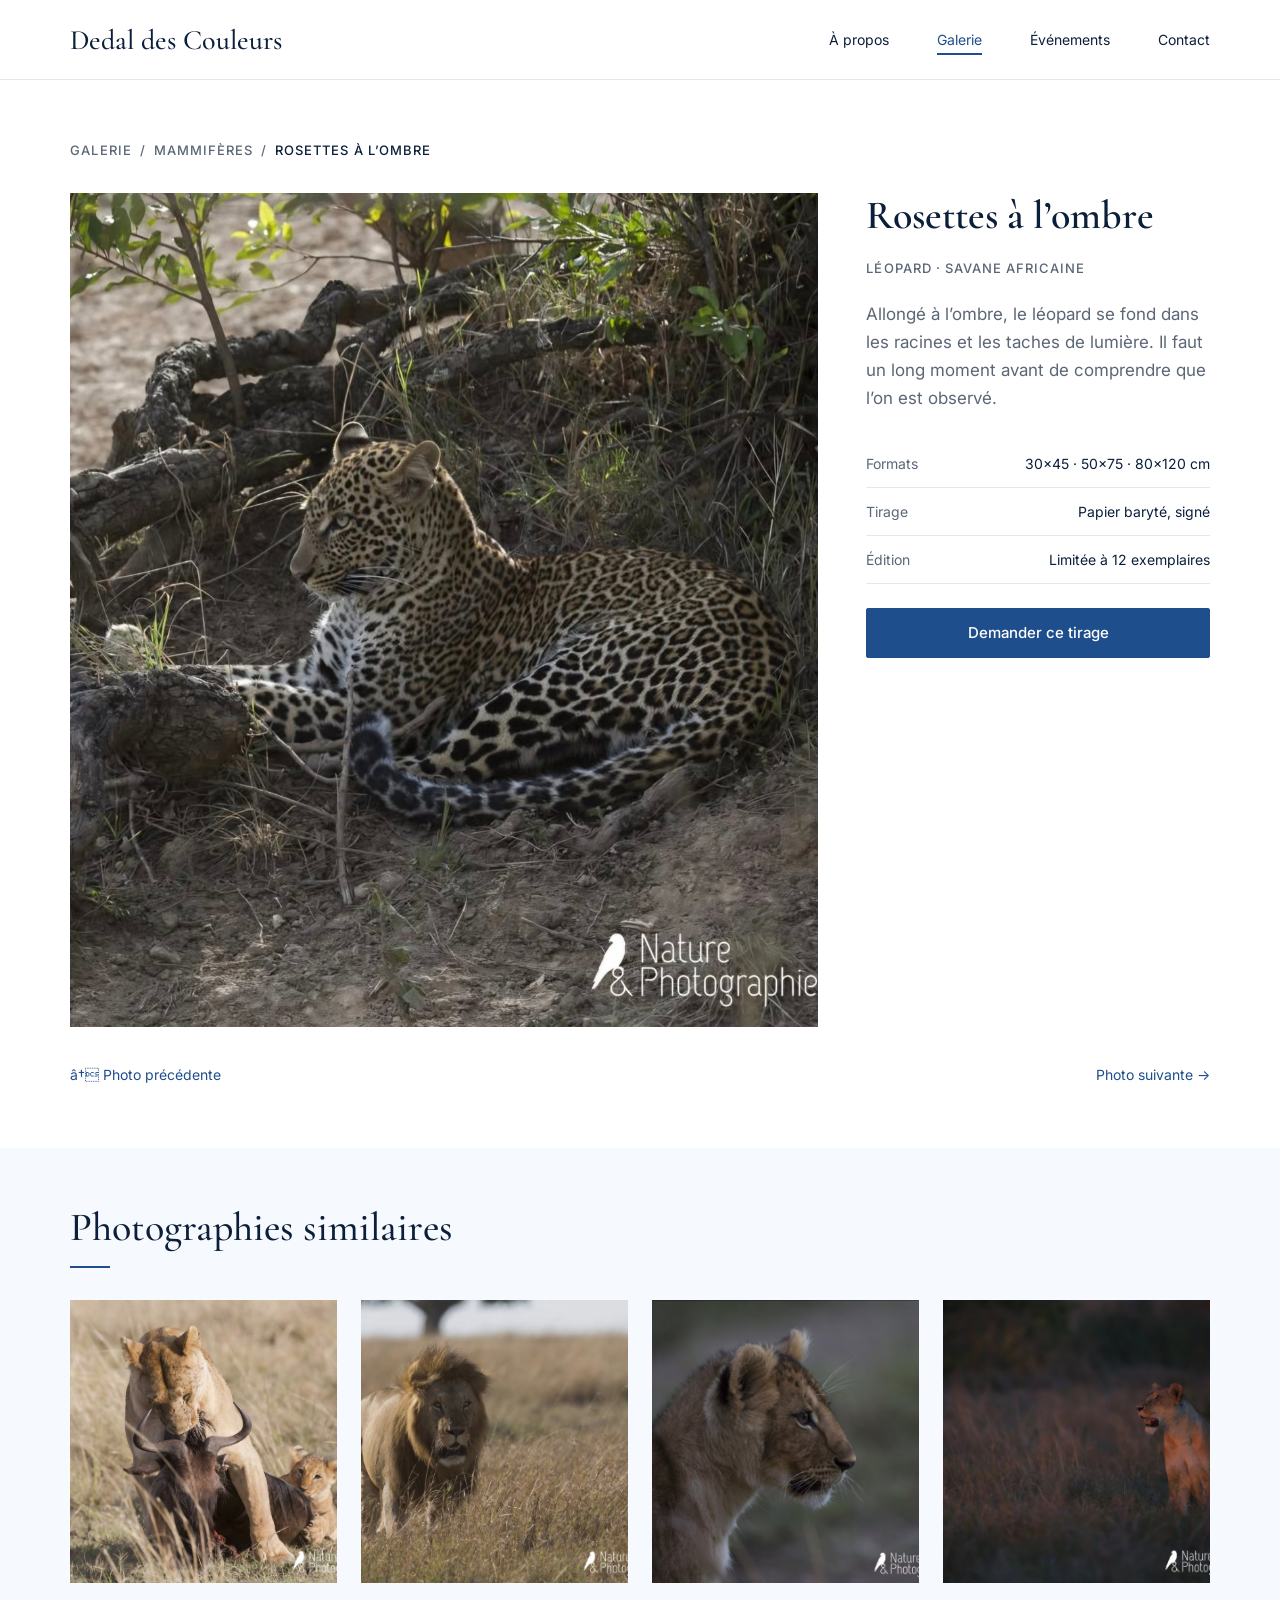
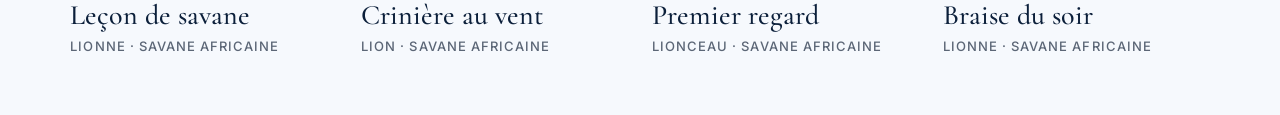
<file: photo-11.html>
<!DOCTYPE html>
<html lang="fr">
<head>
  <meta charset="utf-8">
  <meta name="viewport" content="width=device-width, initial-scale=1">
  <title>Rosettes à l’ombre · Dedal des Couleurs</title>
  <link rel="canonical" href="https://flo06000.github.io/Flo06000-dedal-des-couleurs-projet/photo-11.html">
  <meta name="description" content="Rosettes à l’ombre — Léopard, savane africaine. Tirage d'art en édition limitée, Dedal des Couleurs.">
  <meta name="theme-color" content="#FFFFFF">
  <meta property="og:title" content="Rosettes à l’ombre · Dedal des Couleurs">
  <meta property="og:image" content="images/photo-11.jpg">
  <link rel="icon" href="data:image/svg+xml,%3Csvg%20xmlns='http://www.w3.org/2000/svg'%20viewBox='0%200%2032%2032'%3E%3Crect%20width='32'%20height='32'%20fill='%231F4E8C'/%3E%3Ctext%20x='16'%20y='23'%20font-size='20'%20text-anchor='middle'%20fill='white'%20font-family='Georgia'%3ED%3C/text%3E%3C/svg%3E">
  <link rel="preconnect" href="https://fonts.googleapis.com">
  <link rel="preconnect" href="https://fonts.gstatic.com" crossorigin>
  <link href="https://fonts.googleapis.com/css2?family=Cormorant+Garamond:wght@500;600&family=Inter:wght@400;500&display=swap" rel="stylesheet">
  <link rel="stylesheet" href="css/photo.css">
  <script src="js/main.js"></script>
</head>
<body>
  <a class="skip-link" href="#contenu">Aller au contenu</a>

  <header class="site-header">
    <div class="container header-inner">
      <a class="logo" href="index.html#accueil">Dedal des Couleurs</a>
      <a class="menu-toggle" href="#menu" aria-label="Ouvrir le menu"><span></span><span></span><span></span></a>
      <nav id="menu" class="nav" aria-label="Navigation principale">
        <a class="menu-close" href="#contenu" aria-label="Fermer le menu"><svg class="icon" viewBox="0 0 24 24" aria-hidden="true"><path d="M6 6l12 12M18 6L6 18"/></svg></a>
        <p class="menu-label">Menu</p>
        <ul>
          <li><a href="index.html#a-propos">À propos<svg class="icon menu-arrow" viewBox="0 0 24 24" aria-hidden="true"><path d="M5 12h14M13 6l6 6-6 6"/></svg></a></li>
          <li><a href="index.html#galerie" aria-current="page">Galerie<svg class="icon menu-arrow" viewBox="0 0 24 24" aria-hidden="true"><path d="M5 12h14M13 6l6 6-6 6"/></svg></a></li>
          <li><a href="index.html#evenements">Événements<svg class="icon menu-arrow" viewBox="0 0 24 24" aria-hidden="true"><path d="M5 12h14M13 6l6 6-6 6"/></svg></a></li>
          <li><a href="index.html#contact">Contact<svg class="icon menu-arrow" viewBox="0 0 24 24" aria-hidden="true"><path d="M5 12h14M13 6l6 6-6 6"/></svg></a></li>
        </ul>
        <a class="btn btn--primary btn--block menu-cta" href="index.html#contact">Demander un tirage</a>
        <p class="menu-info">dedal@gmail.com<span>01 63 45 85 56</span></p>
        <p class="menu-social"><a href="#">Instagram</a> · <a href="#">YouTube</a> · <a href="#">Facebook</a></p>
        <p class="menu-copy">© 2026 Dedal des Couleurs</p>
      </nav>
    </div>
  </header>

  <main id="contenu">
    <div class="container">
      <nav class="breadcrumb" aria-label="Fil d’Ariane">
        <a href="index.html#galerie">Galerie</a><span aria-hidden="true">/</span><span>Mammifères</span><span aria-hidden="true">/</span><span aria-current="page">Rosettes à l’ombre</span>
      </nav>
    </div>

    <section class="section section--detail">
      <div class="container detail" id="detail">
        <figure class="detail__media">
          <a class="detail__zoom" href="#zoom" aria-label="Agrandir la photographie">
            <img src="images/photo-11.jpg" width="1600" height="1268" alt="Léopard allongé à l’ombre de racines noueuses, le regard tourné vers la gauche">
            <span class="detail__zoom-chip"><svg class="icon" viewBox="0 0 24 24" aria-hidden="true"><circle cx="10" cy="10" r="6"/><path d="M15 15l6 6M10 7v6M7 10h6"/></svg> Agrandir</span>
          </a>
        </figure>

        <div class="detail__info">
          <h1>Rosettes à l’ombre</h1>
          <p class="label label--grey">Léopard · Savane africaine</p>
          <p class="lead">Allongé à l’ombre, le léopard se fond dans les racines et les taches de lumière. Il faut un long moment avant de comprendre que l’on est observé.</p>
          <dl class="specs">
            <div><dt>Formats</dt><dd>30×45 · 50×75 · 80×120 cm</dd></div>
            <div><dt>Tirage</dt><dd>Papier baryté, signé</dd></div>
            <div><dt>Édition</dt><dd>Limitée à 12 exemplaires</dd></div>
          </dl>
          <a class="btn btn--primary btn--block" href="index.html#contact">Demander ce tirage</a>
        </div>
      </div>

      <div class="container">
        <nav class="pager" aria-label="Navigation entre les photographies">
          <a href="photo-10.html" title="Prise du jour">â† Photo précédente</a>
          <a href="photo-12.html" title="Leçon de savane">Photo suivante →</a>
        </nav>
      </div>
    </section>

    <section class="section section--tint">
      <div class="container">
        <header class="section-head reveal">
          <h2>Photographies similaires</h2>
          <span class="rule" aria-hidden="true"></span>
        </header>
        <div class="similar">
          <article class="card card--landscape">
            <a href="photo-12.html"><figure class="card__media">
              <img src="images/photo-12.jpg" width="1600" height="1266" loading="lazy" alt="Une lionne tient un gnou, un lionceau couché contre la proie l’observe">
              <span class="card__chip">Voir la photographie</span></figure>
              <h3 class="card__title">Leçon de savane</h3>
              <p class="card__meta">Lionne · Savane africaine</p></a>
          </article>
          <article class="card card--landscape">
            <a href="photo-8.html"><figure class="card__media">
              <img src="images/photo-8.jpg" width="1600" height="1265" loading="lazy" alt="Lion mâle avançant dans les herbes sèches, la crinière ébouriffée par le vent">
              <span class="card__chip">Voir la photographie</span></figure>
              <h3 class="card__title">Crinière au vent</h3>
              <p class="card__meta">Lion · Savane africaine</p></a>
          </article>
          <article class="card card--landscape">
            <a href="photo-5.html"><figure class="card__media">
              <img src="images/photo-5.jpg" width="1600" height="1273" loading="lazy" alt="Portrait de profil d’un lionceau aux grandes oreilles rondes, le regard tourné vers l’horizon">
              <span class="card__chip">Voir la photographie</span></figure>
              <h3 class="card__title">Premier regard</h3>
              <p class="card__meta">Lionceau · Savane africaine</p></a>
          </article>
          <article class="card card--landscape">
            <a href="photo-1.html"><figure class="card__media">
              <img src="images/photo-1.jpg" width="1600" height="1262" loading="lazy" alt="Lionne debout dans les hautes herbes, éclairée par la dernière lumière orangée du soir">
              <span class="card__chip">Voir la photographie</span></figure>
              <h3 class="card__title">Braise du soir</h3>
              <p class="card__meta">Lionne · Savane africaine</p></a>
          </article>
        </div>
      </div>
    </section>
  </main>

  <!-- photo en grand (lien #zoom) -->
  <div class="lightbox" id="zoom">
    <a class="lightbox__bg" href="#detail" aria-label="Fermer"></a>
    <img src="images/photo-11.jpg" width="1600" height="1268" alt="Léopard allongé à l’ombre de racines noueuses, le regard tourné vers la gauche">
    <a class="lightbox__close" href="#detail" aria-label="Fermer"><svg class="icon" viewBox="0 0 24 24" aria-hidden="true"><path d="M6 6l12 12M18 6L6 18"/></svg></a>
  </div>



</body>
</html>
</file>
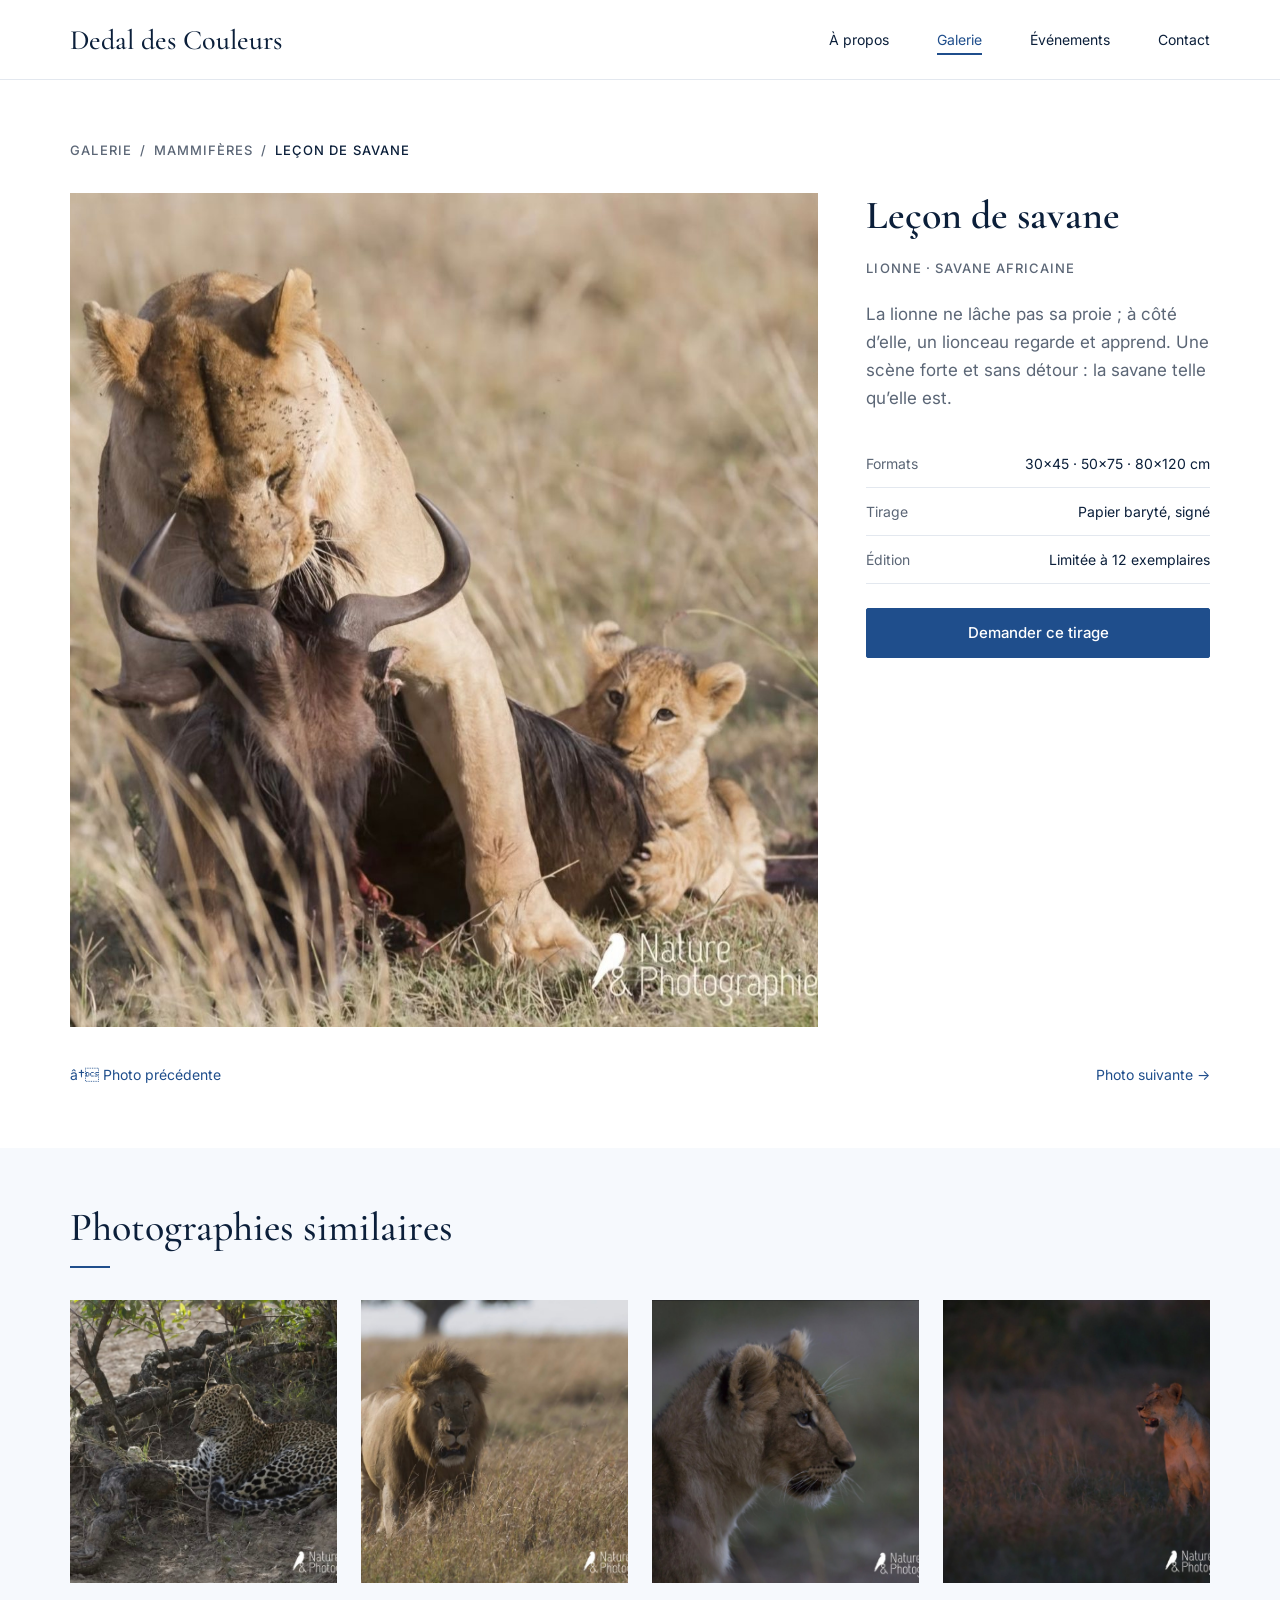
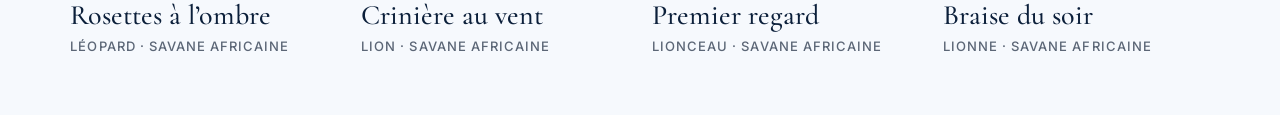
<file: photo-12.html>
<!DOCTYPE html>
<html lang="fr">
<head>
  <meta charset="utf-8">
  <meta name="viewport" content="width=device-width, initial-scale=1">
  <title>Leçon de savane · Dedal des Couleurs</title>
  <link rel="canonical" href="https://flo06000.github.io/Flo06000-dedal-des-couleurs-projet/photo-12.html">
  <meta name="description" content="Leçon de savane — Lionne, savane africaine. Tirage d'art en édition limitée, Dedal des Couleurs.">
  <meta name="theme-color" content="#FFFFFF">
  <meta property="og:title" content="Leçon de savane · Dedal des Couleurs">
  <meta property="og:image" content="images/photo-12.jpg">
  <link rel="icon" href="data:image/svg+xml,%3Csvg%20xmlns='http://www.w3.org/2000/svg'%20viewBox='0%200%2032%2032'%3E%3Crect%20width='32'%20height='32'%20fill='%231F4E8C'/%3E%3Ctext%20x='16'%20y='23'%20font-size='20'%20text-anchor='middle'%20fill='white'%20font-family='Georgia'%3ED%3C/text%3E%3C/svg%3E">
  <link rel="preconnect" href="https://fonts.googleapis.com">
  <link rel="preconnect" href="https://fonts.gstatic.com" crossorigin>
  <link href="https://fonts.googleapis.com/css2?family=Cormorant+Garamond:wght@500;600&family=Inter:wght@400;500&display=swap" rel="stylesheet">
  <link rel="stylesheet" href="css/photo.css">
  <script src="js/main.js"></script>
</head>
<body>
  <a class="skip-link" href="#contenu">Aller au contenu</a>

  <header class="site-header">
    <div class="container header-inner">
      <a class="logo" href="index.html#accueil">Dedal des Couleurs</a>
      <a class="menu-toggle" href="#menu" aria-label="Ouvrir le menu"><span></span><span></span><span></span></a>
      <nav id="menu" class="nav" aria-label="Navigation principale">
        <a class="menu-close" href="#contenu" aria-label="Fermer le menu"><svg class="icon" viewBox="0 0 24 24" aria-hidden="true"><path d="M6 6l12 12M18 6L6 18"/></svg></a>
        <p class="menu-label">Menu</p>
        <ul>
          <li><a href="index.html#a-propos">À propos<svg class="icon menu-arrow" viewBox="0 0 24 24" aria-hidden="true"><path d="M5 12h14M13 6l6 6-6 6"/></svg></a></li>
          <li><a href="index.html#galerie" aria-current="page">Galerie<svg class="icon menu-arrow" viewBox="0 0 24 24" aria-hidden="true"><path d="M5 12h14M13 6l6 6-6 6"/></svg></a></li>
          <li><a href="index.html#evenements">Événements<svg class="icon menu-arrow" viewBox="0 0 24 24" aria-hidden="true"><path d="M5 12h14M13 6l6 6-6 6"/></svg></a></li>
          <li><a href="index.html#contact">Contact<svg class="icon menu-arrow" viewBox="0 0 24 24" aria-hidden="true"><path d="M5 12h14M13 6l6 6-6 6"/></svg></a></li>
        </ul>
        <a class="btn btn--primary btn--block menu-cta" href="index.html#contact">Demander un tirage</a>
        <p class="menu-info">dedal@gmail.com<span>01 63 45 85 56</span></p>
        <p class="menu-social"><a href="#">Instagram</a> · <a href="#">YouTube</a> · <a href="#">Facebook</a></p>
        <p class="menu-copy">© 2026 Dedal des Couleurs</p>
      </nav>
    </div>
  </header>

  <main id="contenu">
    <div class="container">
      <nav class="breadcrumb" aria-label="Fil d’Ariane">
        <a href="index.html#galerie">Galerie</a><span aria-hidden="true">/</span><span>Mammifères</span><span aria-hidden="true">/</span><span aria-current="page">Leçon de savane</span>
      </nav>
    </div>

    <section class="section section--detail">
      <div class="container detail" id="detail">
        <figure class="detail__media">
          <a class="detail__zoom" href="#zoom" aria-label="Agrandir la photographie">
            <img src="images/photo-12.jpg" width="1600" height="1266" alt="Une lionne tient un gnou, un lionceau couché contre la proie l’observe">
            <span class="detail__zoom-chip"><svg class="icon" viewBox="0 0 24 24" aria-hidden="true"><circle cx="10" cy="10" r="6"/><path d="M15 15l6 6M10 7v6M7 10h6"/></svg> Agrandir</span>
          </a>
        </figure>

        <div class="detail__info">
          <h1>Leçon de savane</h1>
          <p class="label label--grey">Lionne · Savane africaine</p>
          <p class="lead">La lionne ne lâche pas sa proie ; à côté d’elle, un lionceau regarde et apprend. Une scène forte et sans détour : la savane telle qu’elle est.</p>
          <dl class="specs">
            <div><dt>Formats</dt><dd>30×45 · 50×75 · 80×120 cm</dd></div>
            <div><dt>Tirage</dt><dd>Papier baryté, signé</dd></div>
            <div><dt>Édition</dt><dd>Limitée à 12 exemplaires</dd></div>
          </dl>
          <a class="btn btn--primary btn--block" href="index.html#contact">Demander ce tirage</a>
        </div>
      </div>

      <div class="container">
        <nav class="pager" aria-label="Navigation entre les photographies">
          <a href="photo-11.html" title="Rosettes à l’ombre">â† Photo précédente</a>
          <a href="photo-1.html" title="Braise du soir">Photo suivante →</a>
        </nav>
      </div>
    </section>

    <section class="section section--tint">
      <div class="container">
        <header class="section-head reveal">
          <h2>Photographies similaires</h2>
          <span class="rule" aria-hidden="true"></span>
        </header>
        <div class="similar">
          <article class="card card--landscape">
            <a href="photo-11.html"><figure class="card__media">
              <img src="images/photo-11.jpg" width="1600" height="1268" loading="lazy" alt="Léopard allongé à l’ombre de racines noueuses, le regard tourné vers la gauche">
              <span class="card__chip">Voir la photographie</span></figure>
              <h3 class="card__title">Rosettes à l’ombre</h3>
              <p class="card__meta">Léopard · Savane africaine</p></a>
          </article>
          <article class="card card--landscape">
            <a href="photo-8.html"><figure class="card__media">
              <img src="images/photo-8.jpg" width="1600" height="1265" loading="lazy" alt="Lion mâle avançant dans les herbes sèches, la crinière ébouriffée par le vent">
              <span class="card__chip">Voir la photographie</span></figure>
              <h3 class="card__title">Crinière au vent</h3>
              <p class="card__meta">Lion · Savane africaine</p></a>
          </article>
          <article class="card card--landscape">
            <a href="photo-5.html"><figure class="card__media">
              <img src="images/photo-5.jpg" width="1600" height="1273" loading="lazy" alt="Portrait de profil d’un lionceau aux grandes oreilles rondes, le regard tourné vers l’horizon">
              <span class="card__chip">Voir la photographie</span></figure>
              <h3 class="card__title">Premier regard</h3>
              <p class="card__meta">Lionceau · Savane africaine</p></a>
          </article>
          <article class="card card--landscape">
            <a href="photo-1.html"><figure class="card__media">
              <img src="images/photo-1.jpg" width="1600" height="1262" loading="lazy" alt="Lionne debout dans les hautes herbes, éclairée par la dernière lumière orangée du soir">
              <span class="card__chip">Voir la photographie</span></figure>
              <h3 class="card__title">Braise du soir</h3>
              <p class="card__meta">Lionne · Savane africaine</p></a>
          </article>
        </div>
      </div>
    </section>
  </main>

  <!-- photo en grand (lien #zoom) -->
  <div class="lightbox" id="zoom">
    <a class="lightbox__bg" href="#detail" aria-label="Fermer"></a>
    <img src="images/photo-12.jpg" width="1600" height="1266" alt="Une lionne tient un gnou, un lionceau couché contre la proie l’observe">
    <a class="lightbox__close" href="#detail" aria-label="Fermer"><svg class="icon" viewBox="0 0 24 24" aria-hidden="true"><path d="M6 6l12 12M18 6L6 18"/></svg></a>
  </div>



</body>
</html>
</file>
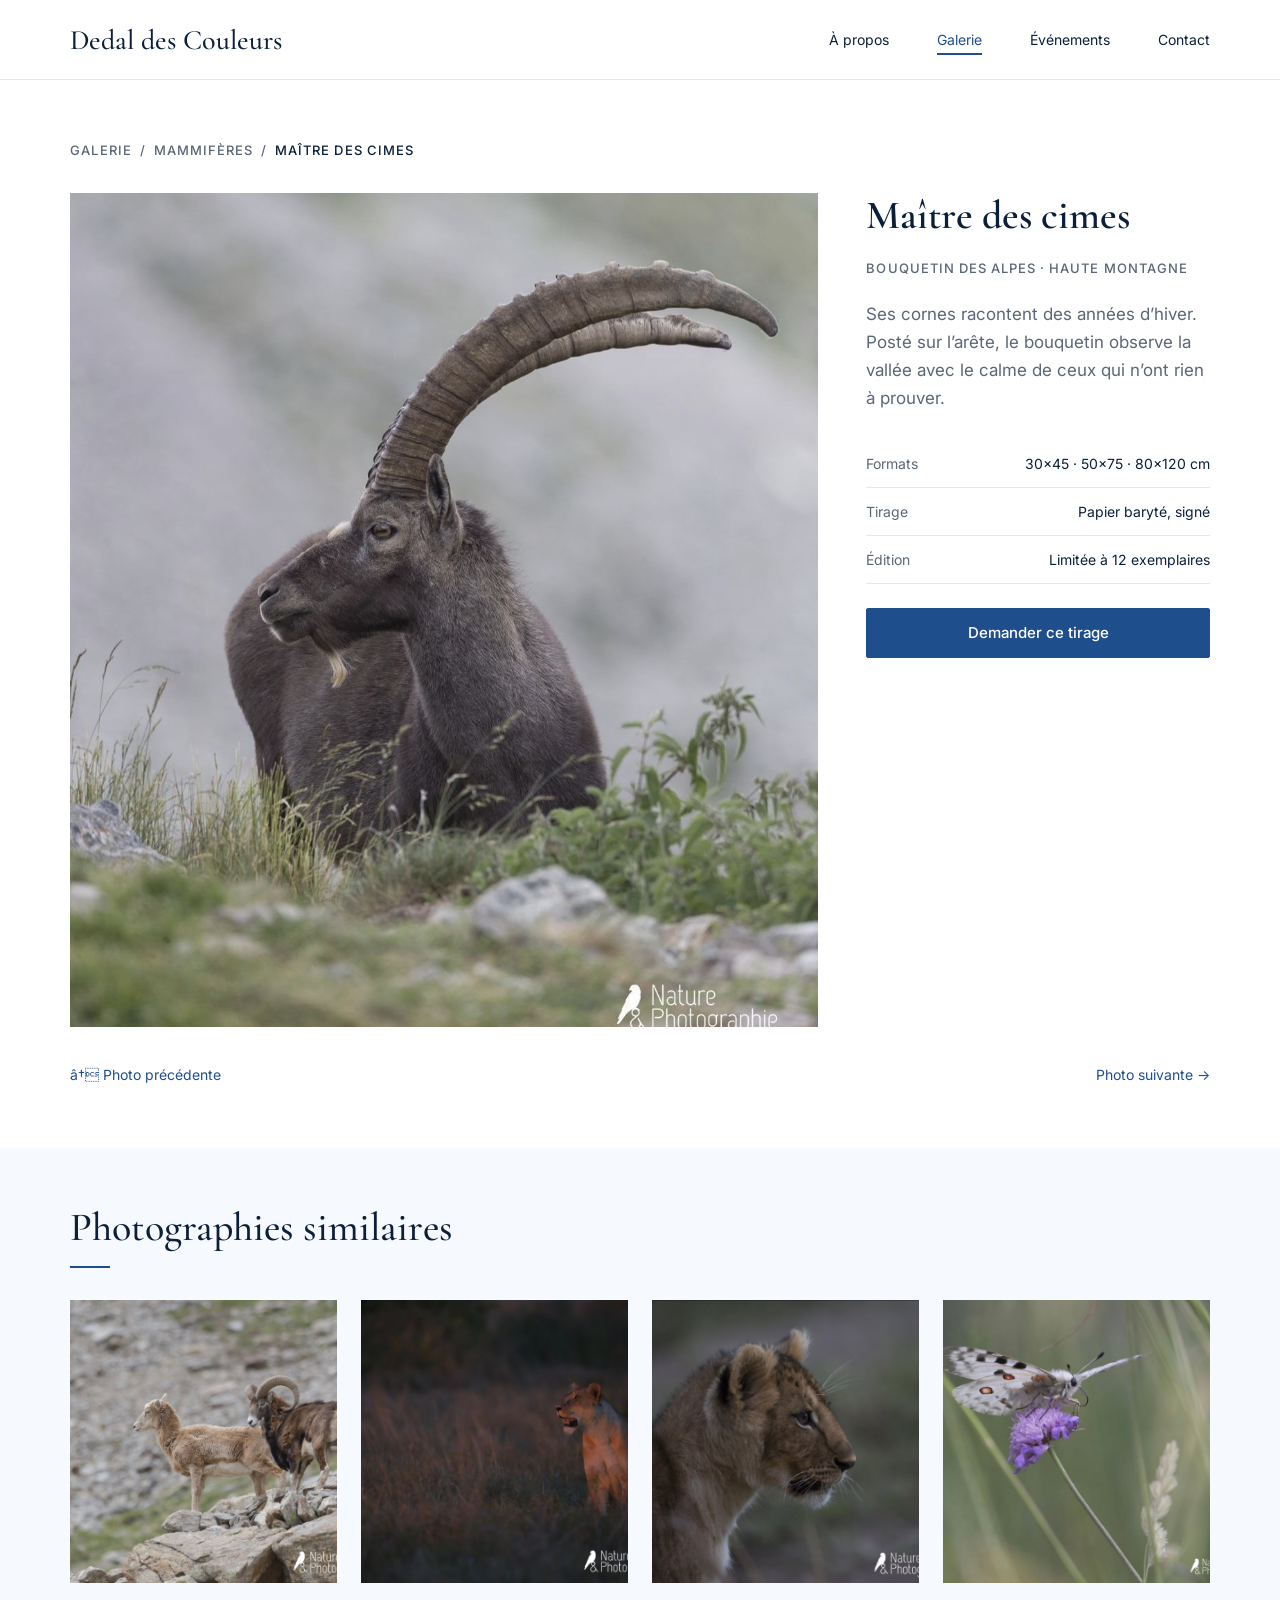
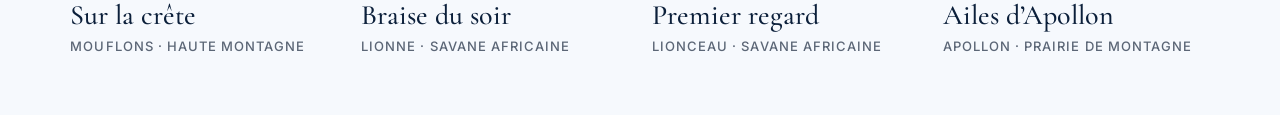
<file: photo-2.html>
<!DOCTYPE html>
<html lang="fr">
<head>
  <meta charset="utf-8">
  <meta name="viewport" content="width=device-width, initial-scale=1">
  <title>Maître des cimes · Dedal des Couleurs</title>
  <link rel="canonical" href="https://flo06000.github.io/Flo06000-dedal-des-couleurs-projet/photo-2.html">
  <meta name="description" content="Maître des cimes — Bouquetin des Alpes, haute montagne. Tirage d'art en édition limitée, Dedal des Couleurs.">
  <meta name="theme-color" content="#FFFFFF">
  <meta property="og:title" content="Maître des cimes · Dedal des Couleurs">
  <meta property="og:image" content="images/photo-2.jpg">
  <link rel="icon" href="data:image/svg+xml,%3Csvg%20xmlns='http://www.w3.org/2000/svg'%20viewBox='0%200%2032%2032'%3E%3Crect%20width='32'%20height='32'%20fill='%231F4E8C'/%3E%3Ctext%20x='16'%20y='23'%20font-size='20'%20text-anchor='middle'%20fill='white'%20font-family='Georgia'%3ED%3C/text%3E%3C/svg%3E">
  <link rel="preconnect" href="https://fonts.googleapis.com">
  <link rel="preconnect" href="https://fonts.gstatic.com" crossorigin>
  <link href="https://fonts.googleapis.com/css2?family=Cormorant+Garamond:wght@500;600&family=Inter:wght@400;500&display=swap" rel="stylesheet">
  <link rel="stylesheet" href="css/photo.css">
  <script src="js/main.js"></script>
</head>
<body>
  <a class="skip-link" href="#contenu">Aller au contenu</a>

  <header class="site-header">
    <div class="container header-inner">
      <a class="logo" href="index.html#accueil">Dedal des Couleurs</a>
      <a class="menu-toggle" href="#menu" aria-label="Ouvrir le menu"><span></span><span></span><span></span></a>
      <nav id="menu" class="nav" aria-label="Navigation principale">
        <a class="menu-close" href="#contenu" aria-label="Fermer le menu"><svg class="icon" viewBox="0 0 24 24" aria-hidden="true"><path d="M6 6l12 12M18 6L6 18"/></svg></a>
        <p class="menu-label">Menu</p>
        <ul>
          <li><a href="index.html#a-propos">À propos<svg class="icon menu-arrow" viewBox="0 0 24 24" aria-hidden="true"><path d="M5 12h14M13 6l6 6-6 6"/></svg></a></li>
          <li><a href="index.html#galerie" aria-current="page">Galerie<svg class="icon menu-arrow" viewBox="0 0 24 24" aria-hidden="true"><path d="M5 12h14M13 6l6 6-6 6"/></svg></a></li>
          <li><a href="index.html#evenements">Événements<svg class="icon menu-arrow" viewBox="0 0 24 24" aria-hidden="true"><path d="M5 12h14M13 6l6 6-6 6"/></svg></a></li>
          <li><a href="index.html#contact">Contact<svg class="icon menu-arrow" viewBox="0 0 24 24" aria-hidden="true"><path d="M5 12h14M13 6l6 6-6 6"/></svg></a></li>
        </ul>
        <a class="btn btn--primary btn--block menu-cta" href="index.html#contact">Demander un tirage</a>
        <p class="menu-info">dedal@gmail.com<span>01 63 45 85 56</span></p>
        <p class="menu-social"><a href="#">Instagram</a> · <a href="#">YouTube</a> · <a href="#">Facebook</a></p>
        <p class="menu-copy">© 2026 Dedal des Couleurs</p>
      </nav>
    </div>
  </header>

  <main id="contenu">
    <div class="container">
      <nav class="breadcrumb" aria-label="Fil d’Ariane">
        <a href="index.html#galerie">Galerie</a><span aria-hidden="true">/</span><span>Mammifères</span><span aria-hidden="true">/</span><span aria-current="page">Maître des cimes</span>
      </nav>
    </div>

    <section class="section section--detail">
      <div class="container detail" id="detail">
        <figure class="detail__media">
          <a class="detail__zoom" href="#zoom" aria-label="Agrandir la photographie">
            <img src="images/photo-2.jpg" width="1080" height="1346" alt="Bouquetin des Alpes mâle aux longues cornes annelées, la tête tournée, sur un fond de pente brumeuse">
            <span class="detail__zoom-chip"><svg class="icon" viewBox="0 0 24 24" aria-hidden="true"><circle cx="10" cy="10" r="6"/><path d="M15 15l6 6M10 7v6M7 10h6"/></svg> Agrandir</span>
          </a>
        </figure>

        <div class="detail__info">
          <h1>Maître des cimes</h1>
          <p class="label label--grey">Bouquetin des Alpes · Haute montagne</p>
          <p class="lead">Ses cornes racontent des années d’hiver. Posté sur l’arête, le bouquetin observe la vallée avec le calme de ceux qui n’ont rien à prouver.</p>
          <dl class="specs">
            <div><dt>Formats</dt><dd>30×45 · 50×75 · 80×120 cm</dd></div>
            <div><dt>Tirage</dt><dd>Papier baryté, signé</dd></div>
            <div><dt>Édition</dt><dd>Limitée à 12 exemplaires</dd></div>
          </dl>
          <a class="btn btn--primary btn--block" href="index.html#contact">Demander ce tirage</a>
        </div>
      </div>

      <div class="container">
        <nav class="pager" aria-label="Navigation entre les photographies">
          <a href="photo-1.html" title="Braise du soir">â† Photo précédente</a>
          <a href="photo-3.html" title="Entre deux géants">Photo suivante →</a>
        </nav>
      </div>
    </section>

    <section class="section section--tint">
      <div class="container">
        <header class="section-head reveal">
          <h2>Photographies similaires</h2>
          <span class="rule" aria-hidden="true"></span>
        </header>
        <div class="similar">
          <article class="card card--landscape">
            <a href="photo-9.html"><figure class="card__media">
              <img src="images/photo-9.jpg" width="1600" height="1262" loading="lazy" alt="Une mouflonne et un mouflon aux grandes cornes enroulées, debout sur un rocher">
              <span class="card__chip">Voir la photographie</span></figure>
              <h3 class="card__title">Sur la crête</h3>
              <p class="card__meta">Mouflons · Haute montagne</p></a>
          </article>
          <article class="card card--landscape">
            <a href="photo-1.html"><figure class="card__media">
              <img src="images/photo-1.jpg" width="1600" height="1262" loading="lazy" alt="Lionne debout dans les hautes herbes, éclairée par la dernière lumière orangée du soir">
              <span class="card__chip">Voir la photographie</span></figure>
              <h3 class="card__title">Braise du soir</h3>
              <p class="card__meta">Lionne · Savane africaine</p></a>
          </article>
          <article class="card card--landscape">
            <a href="photo-5.html"><figure class="card__media">
              <img src="images/photo-5.jpg" width="1600" height="1273" loading="lazy" alt="Portrait de profil d’un lionceau aux grandes oreilles rondes, le regard tourné vers l’horizon">
              <span class="card__chip">Voir la photographie</span></figure>
              <h3 class="card__title">Premier regard</h3>
              <p class="card__meta">Lionceau · Savane africaine</p></a>
          </article>
          <article class="card card--landscape">
            <a href="photo-6.html"><figure class="card__media">
              <img src="images/photo-6.jpg" width="1600" height="1276" loading="lazy" alt="Papillon Apollon aux ocelles rouges posé sur une scabieuse mauve, au milieu des herbes">
              <span class="card__chip">Voir la photographie</span></figure>
              <h3 class="card__title">Ailes d’Apollon</h3>
              <p class="card__meta">Apollon · Prairie de montagne</p></a>
          </article>
        </div>
      </div>
    </section>
  </main>

  <!-- photo en grand (lien #zoom) -->
  <div class="lightbox" id="zoom">
    <a class="lightbox__bg" href="#detail" aria-label="Fermer"></a>
    <img src="images/photo-2.jpg" width="1080" height="1346" alt="Bouquetin des Alpes mâle aux longues cornes annelées, la tête tournée, sur un fond de pente brumeuse">
    <a class="lightbox__close" href="#detail" aria-label="Fermer"><svg class="icon" viewBox="0 0 24 24" aria-hidden="true"><path d="M6 6l12 12M18 6L6 18"/></svg></a>
  </div>



</body>
</html>
</file>
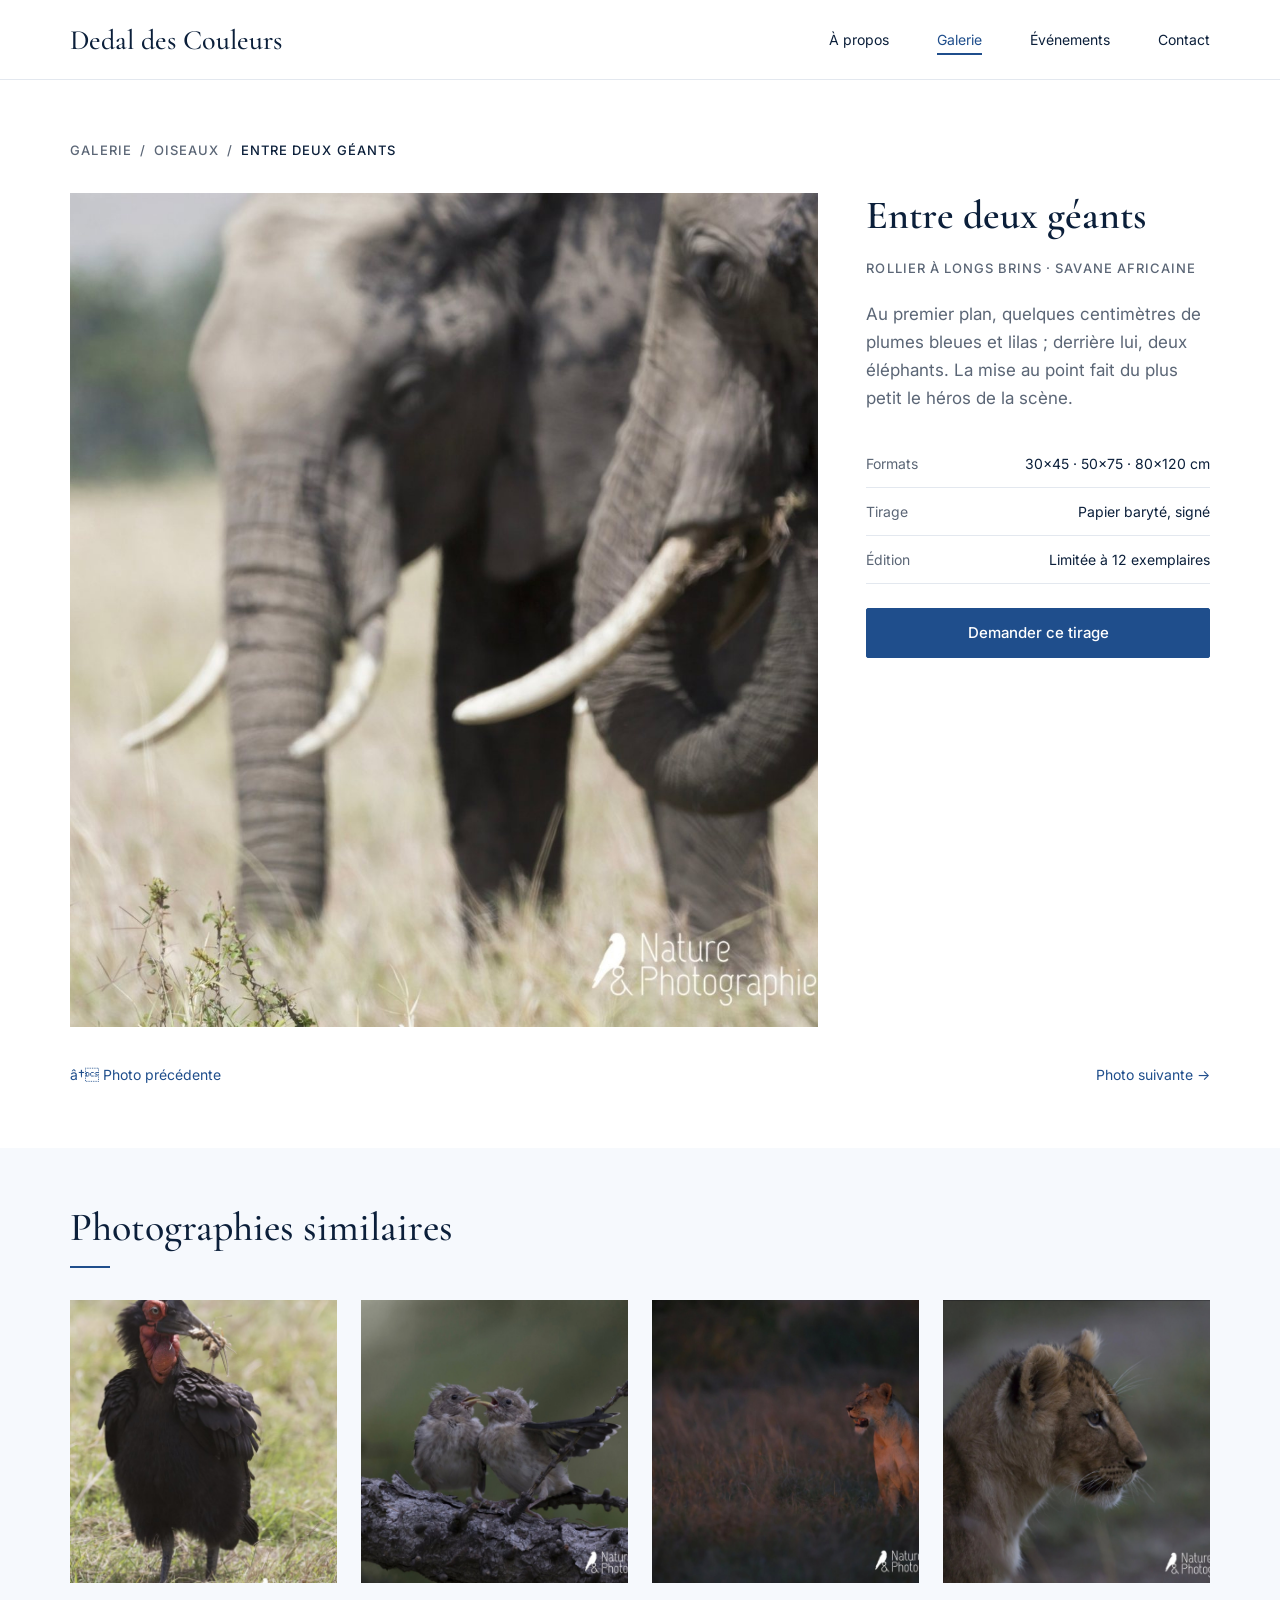
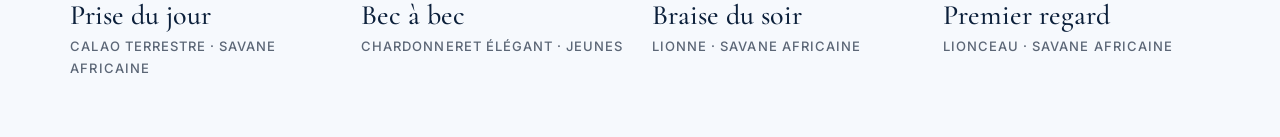
<file: photo-3.html>
<!DOCTYPE html>
<html lang="fr">
<head>
  <meta charset="utf-8">
  <meta name="viewport" content="width=device-width, initial-scale=1">
  <title>Entre deux géants · Dedal des Couleurs</title>
  <link rel="canonical" href="https://flo06000.github.io/Flo06000-dedal-des-couleurs-projet/photo-3.html">
  <meta name="description" content="Entre deux géants — Rollier à longs brins, savane africaine. Tirage d'art en édition limitée, Dedal des Couleurs.">
  <meta name="theme-color" content="#FFFFFF">
  <meta property="og:title" content="Entre deux géants · Dedal des Couleurs">
  <meta property="og:image" content="images/photo-3.jpg">
  <link rel="icon" href="data:image/svg+xml,%3Csvg%20xmlns='http://www.w3.org/2000/svg'%20viewBox='0%200%2032%2032'%3E%3Crect%20width='32'%20height='32'%20fill='%231F4E8C'/%3E%3Ctext%20x='16'%20y='23'%20font-size='20'%20text-anchor='middle'%20fill='white'%20font-family='Georgia'%3ED%3C/text%3E%3C/svg%3E">
  <link rel="preconnect" href="https://fonts.googleapis.com">
  <link rel="preconnect" href="https://fonts.gstatic.com" crossorigin>
  <link href="https://fonts.googleapis.com/css2?family=Cormorant+Garamond:wght@500;600&family=Inter:wght@400;500&display=swap" rel="stylesheet">
  <link rel="stylesheet" href="css/photo.css">
  <script src="js/main.js"></script>
</head>
<body>
  <a class="skip-link" href="#contenu">Aller au contenu</a>

  <header class="site-header">
    <div class="container header-inner">
      <a class="logo" href="index.html#accueil">Dedal des Couleurs</a>
      <a class="menu-toggle" href="#menu" aria-label="Ouvrir le menu"><span></span><span></span><span></span></a>
      <nav id="menu" class="nav" aria-label="Navigation principale">
        <a class="menu-close" href="#contenu" aria-label="Fermer le menu"><svg class="icon" viewBox="0 0 24 24" aria-hidden="true"><path d="M6 6l12 12M18 6L6 18"/></svg></a>
        <p class="menu-label">Menu</p>
        <ul>
          <li><a href="index.html#a-propos">À propos<svg class="icon menu-arrow" viewBox="0 0 24 24" aria-hidden="true"><path d="M5 12h14M13 6l6 6-6 6"/></svg></a></li>
          <li><a href="index.html#galerie" aria-current="page">Galerie<svg class="icon menu-arrow" viewBox="0 0 24 24" aria-hidden="true"><path d="M5 12h14M13 6l6 6-6 6"/></svg></a></li>
          <li><a href="index.html#evenements">Événements<svg class="icon menu-arrow" viewBox="0 0 24 24" aria-hidden="true"><path d="M5 12h14M13 6l6 6-6 6"/></svg></a></li>
          <li><a href="index.html#contact">Contact<svg class="icon menu-arrow" viewBox="0 0 24 24" aria-hidden="true"><path d="M5 12h14M13 6l6 6-6 6"/></svg></a></li>
        </ul>
        <a class="btn btn--primary btn--block menu-cta" href="index.html#contact">Demander un tirage</a>
        <p class="menu-info">dedal@gmail.com<span>01 63 45 85 56</span></p>
        <p class="menu-social"><a href="#">Instagram</a> · <a href="#">YouTube</a> · <a href="#">Facebook</a></p>
        <p class="menu-copy">© 2026 Dedal des Couleurs</p>
      </nav>
    </div>
  </header>

  <main id="contenu">
    <div class="container">
      <nav class="breadcrumb" aria-label="Fil d’Ariane">
        <a href="index.html#galerie">Galerie</a><span aria-hidden="true">/</span><span>Oiseaux</span><span aria-hidden="true">/</span><span aria-current="page">Entre deux géants</span>
      </nav>
    </div>

    <section class="section section--detail">
      <div class="container detail" id="detail">
        <figure class="detail__media">
          <a class="detail__zoom" href="#zoom" aria-label="Agrandir la photographie">
            <img src="images/photo-3.jpg" width="1600" height="1273" alt="Rollier à longs brins perché sur une branche épineuse, deux éléphants flous au second plan">
            <span class="detail__zoom-chip"><svg class="icon" viewBox="0 0 24 24" aria-hidden="true"><circle cx="10" cy="10" r="6"/><path d="M15 15l6 6M10 7v6M7 10h6"/></svg> Agrandir</span>
          </a>
        </figure>

        <div class="detail__info">
          <h1>Entre deux géants</h1>
          <p class="label label--grey">Rollier à longs brins · Savane africaine</p>
          <p class="lead">Au premier plan, quelques centimètres de plumes bleues et lilas ; derrière lui, deux éléphants. La mise au point fait du plus petit le héros de la scène.</p>
          <dl class="specs">
            <div><dt>Formats</dt><dd>30×45 · 50×75 · 80×120 cm</dd></div>
            <div><dt>Tirage</dt><dd>Papier baryté, signé</dd></div>
            <div><dt>Édition</dt><dd>Limitée à 12 exemplaires</dd></div>
          </dl>
          <a class="btn btn--primary btn--block" href="index.html#contact">Demander ce tirage</a>
        </div>
      </div>

      <div class="container">
        <nav class="pager" aria-label="Navigation entre les photographies">
          <a href="photo-2.html" title="Maître des cimes">â† Photo précédente</a>
          <a href="photo-4.html" title="Bec à bec">Photo suivante →</a>
        </nav>
      </div>
    </section>

    <section class="section section--tint">
      <div class="container">
        <header class="section-head reveal">
          <h2>Photographies similaires</h2>
          <span class="rule" aria-hidden="true"></span>
        </header>
        <div class="similar">
          <article class="card card--portrait">
            <a href="photo-10.html"><figure class="card__media">
              <img src="images/photo-10.jpg" width="1080" height="1337" loading="lazy" alt="Calao terrestre à la gorge rouge tenant de petits rongeurs dans son bec, debout dans l’herbe">
              <span class="card__chip">Voir la photographie</span></figure>
              <h3 class="card__title">Prise du jour</h3>
              <p class="card__meta">Calao terrestre · Savane africaine</p></a>
          </article>
          <article class="card card--landscape">
            <a href="photo-4.html"><figure class="card__media">
              <img src="images/photo-4.jpg" width="1600" height="1257" loading="lazy" alt="Deux jeunes chardonnerets élégants perchés sur une branche, becs ouverts l’un face à l’autre">
              <span class="card__chip">Voir la photographie</span></figure>
              <h3 class="card__title">Bec à bec</h3>
              <p class="card__meta">Chardonneret élégant · Jeunes</p></a>
          </article>
          <article class="card card--landscape">
            <a href="photo-1.html"><figure class="card__media">
              <img src="images/photo-1.jpg" width="1600" height="1262" loading="lazy" alt="Lionne debout dans les hautes herbes, éclairée par la dernière lumière orangée du soir">
              <span class="card__chip">Voir la photographie</span></figure>
              <h3 class="card__title">Braise du soir</h3>
              <p class="card__meta">Lionne · Savane africaine</p></a>
          </article>
          <article class="card card--landscape">
            <a href="photo-5.html"><figure class="card__media">
              <img src="images/photo-5.jpg" width="1600" height="1273" loading="lazy" alt="Portrait de profil d’un lionceau aux grandes oreilles rondes, le regard tourné vers l’horizon">
              <span class="card__chip">Voir la photographie</span></figure>
              <h3 class="card__title">Premier regard</h3>
              <p class="card__meta">Lionceau · Savane africaine</p></a>
          </article>
        </div>
      </div>
    </section>
  </main>

  <!-- photo en grand (lien #zoom) -->
  <div class="lightbox" id="zoom">
    <a class="lightbox__bg" href="#detail" aria-label="Fermer"></a>
    <img src="images/photo-3.jpg" width="1600" height="1273" alt="Rollier à longs brins perché sur une branche épineuse, deux éléphants flous au second plan">
    <a class="lightbox__close" href="#detail" aria-label="Fermer"><svg class="icon" viewBox="0 0 24 24" aria-hidden="true"><path d="M6 6l12 12M18 6L6 18"/></svg></a>
  </div>



</body>
</html>
</file>
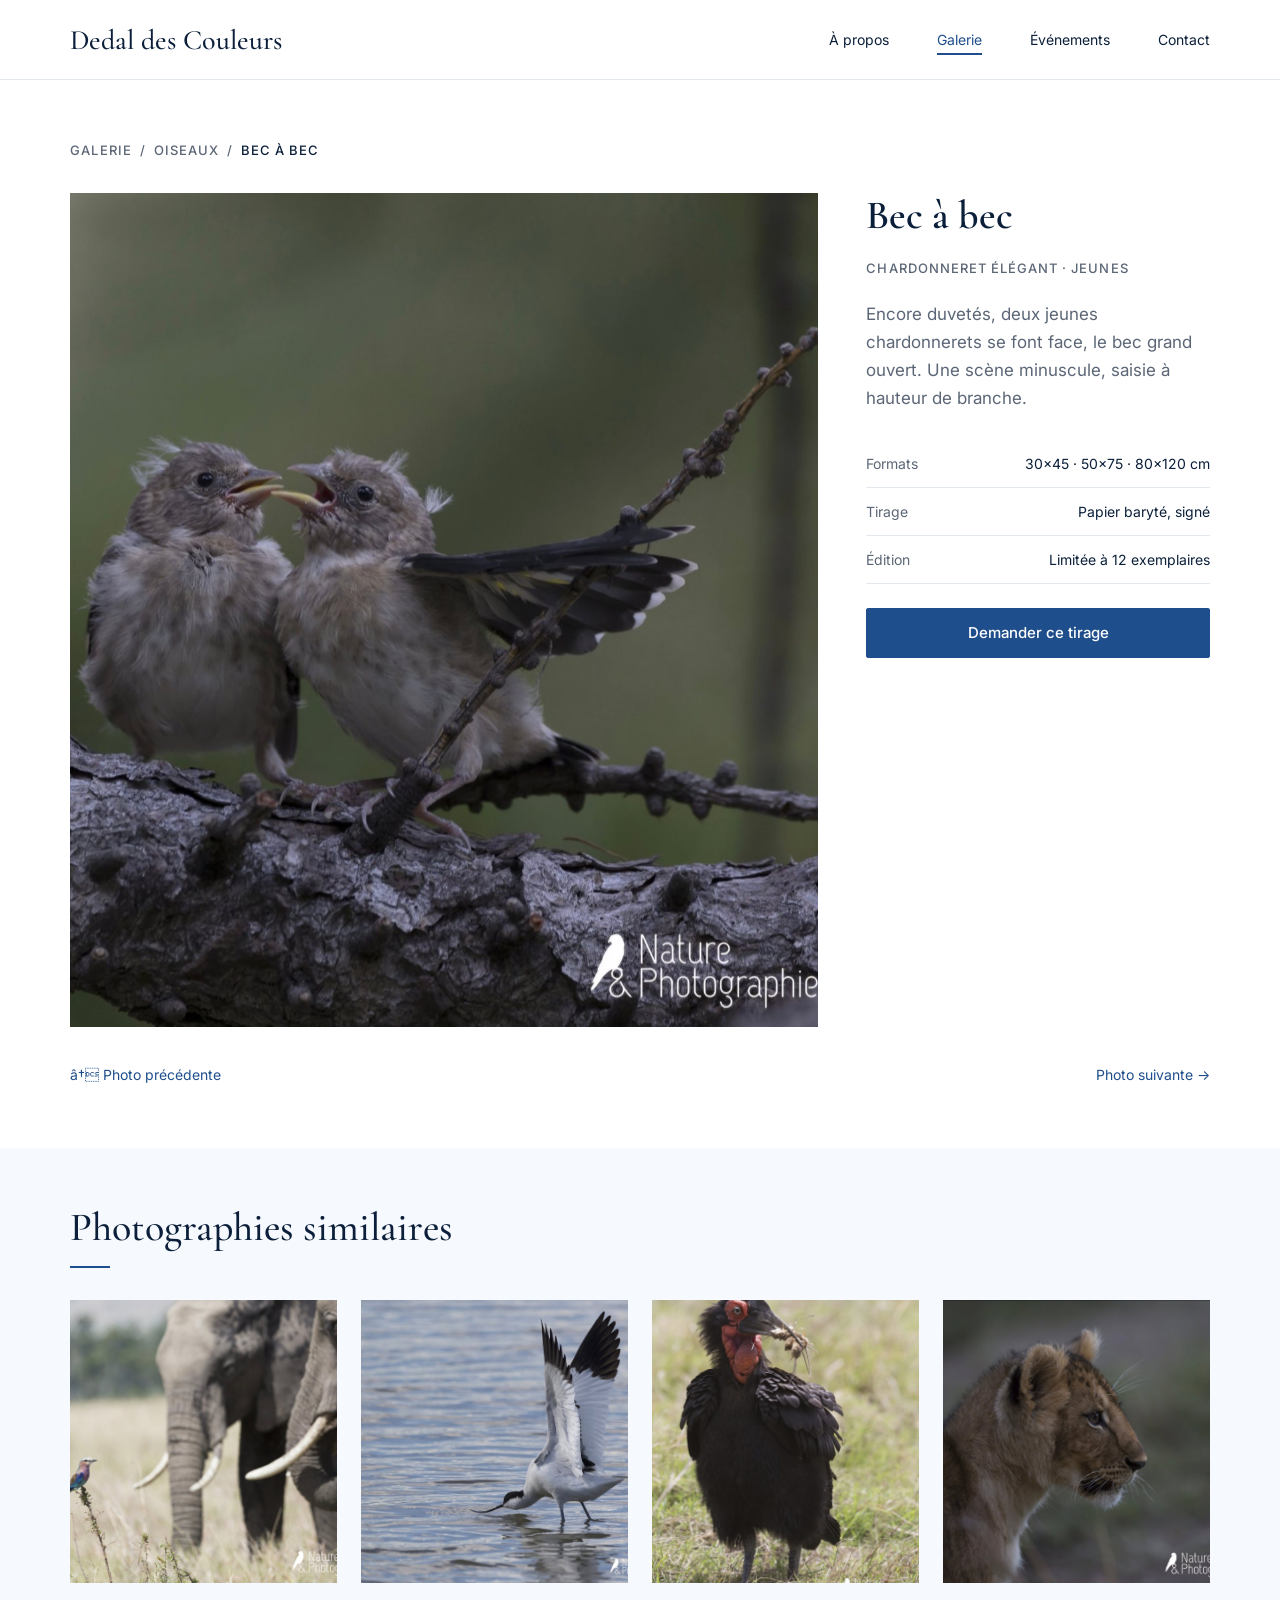
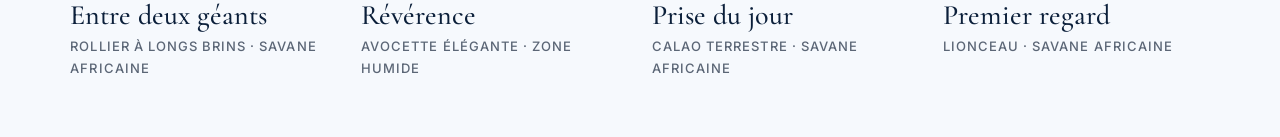
<file: photo-4.html>
<!DOCTYPE html>
<html lang="fr">
<head>
  <meta charset="utf-8">
  <meta name="viewport" content="width=device-width, initial-scale=1">
  <title>Bec à bec · Dedal des Couleurs</title>
  <link rel="canonical" href="https://flo06000.github.io/Flo06000-dedal-des-couleurs-projet/photo-4.html">
  <meta name="description" content="Bec à bec — Chardonneret élégant, Jeunes. Tirage d'art en édition limitée, Dedal des Couleurs.">
  <meta name="theme-color" content="#FFFFFF">
  <meta property="og:title" content="Bec à bec · Dedal des Couleurs">
  <meta property="og:image" content="images/photo-4.jpg">
  <link rel="icon" href="data:image/svg+xml,%3Csvg%20xmlns='http://www.w3.org/2000/svg'%20viewBox='0%200%2032%2032'%3E%3Crect%20width='32'%20height='32'%20fill='%231F4E8C'/%3E%3Ctext%20x='16'%20y='23'%20font-size='20'%20text-anchor='middle'%20fill='white'%20font-family='Georgia'%3ED%3C/text%3E%3C/svg%3E">
  <link rel="preconnect" href="https://fonts.googleapis.com">
  <link rel="preconnect" href="https://fonts.gstatic.com" crossorigin>
  <link href="https://fonts.googleapis.com/css2?family=Cormorant+Garamond:wght@500;600&family=Inter:wght@400;500&display=swap" rel="stylesheet">
  <link rel="stylesheet" href="css/photo.css">
  <script src="js/main.js"></script>
</head>
<body>
  <a class="skip-link" href="#contenu">Aller au contenu</a>

  <header class="site-header">
    <div class="container header-inner">
      <a class="logo" href="index.html#accueil">Dedal des Couleurs</a>
      <a class="menu-toggle" href="#menu" aria-label="Ouvrir le menu"><span></span><span></span><span></span></a>
      <nav id="menu" class="nav" aria-label="Navigation principale">
        <a class="menu-close" href="#contenu" aria-label="Fermer le menu"><svg class="icon" viewBox="0 0 24 24" aria-hidden="true"><path d="M6 6l12 12M18 6L6 18"/></svg></a>
        <p class="menu-label">Menu</p>
        <ul>
          <li><a href="index.html#a-propos">À propos<svg class="icon menu-arrow" viewBox="0 0 24 24" aria-hidden="true"><path d="M5 12h14M13 6l6 6-6 6"/></svg></a></li>
          <li><a href="index.html#galerie" aria-current="page">Galerie<svg class="icon menu-arrow" viewBox="0 0 24 24" aria-hidden="true"><path d="M5 12h14M13 6l6 6-6 6"/></svg></a></li>
          <li><a href="index.html#evenements">Événements<svg class="icon menu-arrow" viewBox="0 0 24 24" aria-hidden="true"><path d="M5 12h14M13 6l6 6-6 6"/></svg></a></li>
          <li><a href="index.html#contact">Contact<svg class="icon menu-arrow" viewBox="0 0 24 24" aria-hidden="true"><path d="M5 12h14M13 6l6 6-6 6"/></svg></a></li>
        </ul>
        <a class="btn btn--primary btn--block menu-cta" href="index.html#contact">Demander un tirage</a>
        <p class="menu-info">dedal@gmail.com<span>01 63 45 85 56</span></p>
        <p class="menu-social"><a href="#">Instagram</a> · <a href="#">YouTube</a> · <a href="#">Facebook</a></p>
        <p class="menu-copy">© 2026 Dedal des Couleurs</p>
      </nav>
    </div>
  </header>

  <main id="contenu">
    <div class="container">
      <nav class="breadcrumb" aria-label="Fil d’Ariane">
        <a href="index.html#galerie">Galerie</a><span aria-hidden="true">/</span><span>Oiseaux</span><span aria-hidden="true">/</span><span aria-current="page">Bec à bec</span>
      </nav>
    </div>

    <section class="section section--detail">
      <div class="container detail" id="detail">
        <figure class="detail__media">
          <a class="detail__zoom" href="#zoom" aria-label="Agrandir la photographie">
            <img src="images/photo-4.jpg" width="1600" height="1257" alt="Deux jeunes chardonnerets élégants perchés sur une branche, becs ouverts l’un face à l’autre">
            <span class="detail__zoom-chip"><svg class="icon" viewBox="0 0 24 24" aria-hidden="true"><circle cx="10" cy="10" r="6"/><path d="M15 15l6 6M10 7v6M7 10h6"/></svg> Agrandir</span>
          </a>
        </figure>

        <div class="detail__info">
          <h1>Bec à bec</h1>
          <p class="label label--grey">Chardonneret élégant · Jeunes</p>
          <p class="lead">Encore duvetés, deux jeunes chardonnerets se font face, le bec grand ouvert. Une scène minuscule, saisie à hauteur de branche.</p>
          <dl class="specs">
            <div><dt>Formats</dt><dd>30×45 · 50×75 · 80×120 cm</dd></div>
            <div><dt>Tirage</dt><dd>Papier baryté, signé</dd></div>
            <div><dt>Édition</dt><dd>Limitée à 12 exemplaires</dd></div>
          </dl>
          <a class="btn btn--primary btn--block" href="index.html#contact">Demander ce tirage</a>
        </div>
      </div>

      <div class="container">
        <nav class="pager" aria-label="Navigation entre les photographies">
          <a href="photo-3.html" title="Entre deux géants">â† Photo précédente</a>
          <a href="photo-5.html" title="Premier regard">Photo suivante →</a>
        </nav>
      </div>
    </section>

    <section class="section section--tint">
      <div class="container">
        <header class="section-head reveal">
          <h2>Photographies similaires</h2>
          <span class="rule" aria-hidden="true"></span>
        </header>
        <div class="similar">
          <article class="card card--landscape">
            <a href="photo-3.html"><figure class="card__media">
              <img src="images/photo-3.jpg" width="1600" height="1273" loading="lazy" alt="Rollier à longs brins perché sur une branche épineuse, deux éléphants flous au second plan">
              <span class="card__chip">Voir la photographie</span></figure>
              <h3 class="card__title">Entre deux géants</h3>
              <p class="card__meta">Rollier à longs brins · Savane africaine</p></a>
          </article>
          <article class="card card--landscape">
            <a href="photo-7.html"><figure class="card__media">
              <img src="images/photo-7.jpg" width="1600" height="1271" loading="lazy" alt="Avocette élégante les ailes dressées, le bec courbé effleurant l’eau">
              <span class="card__chip">Voir la photographie</span></figure>
              <h3 class="card__title">Révérence</h3>
              <p class="card__meta">Avocette élégante · Zone humide</p></a>
          </article>
          <article class="card card--portrait">
            <a href="photo-10.html"><figure class="card__media">
              <img src="images/photo-10.jpg" width="1080" height="1337" loading="lazy" alt="Calao terrestre à la gorge rouge tenant de petits rongeurs dans son bec, debout dans l’herbe">
              <span class="card__chip">Voir la photographie</span></figure>
              <h3 class="card__title">Prise du jour</h3>
              <p class="card__meta">Calao terrestre · Savane africaine</p></a>
          </article>
          <article class="card card--landscape">
            <a href="photo-5.html"><figure class="card__media">
              <img src="images/photo-5.jpg" width="1600" height="1273" loading="lazy" alt="Portrait de profil d’un lionceau aux grandes oreilles rondes, le regard tourné vers l’horizon">
              <span class="card__chip">Voir la photographie</span></figure>
              <h3 class="card__title">Premier regard</h3>
              <p class="card__meta">Lionceau · Savane africaine</p></a>
          </article>
        </div>
      </div>
    </section>
  </main>

  <!-- photo en grand (lien #zoom) -->
  <div class="lightbox" id="zoom">
    <a class="lightbox__bg" href="#detail" aria-label="Fermer"></a>
    <img src="images/photo-4.jpg" width="1600" height="1257" alt="Deux jeunes chardonnerets élégants perchés sur une branche, becs ouverts l’un face à l’autre">
    <a class="lightbox__close" href="#detail" aria-label="Fermer"><svg class="icon" viewBox="0 0 24 24" aria-hidden="true"><path d="M6 6l12 12M18 6L6 18"/></svg></a>
  </div>



</body>
</html>
</file>
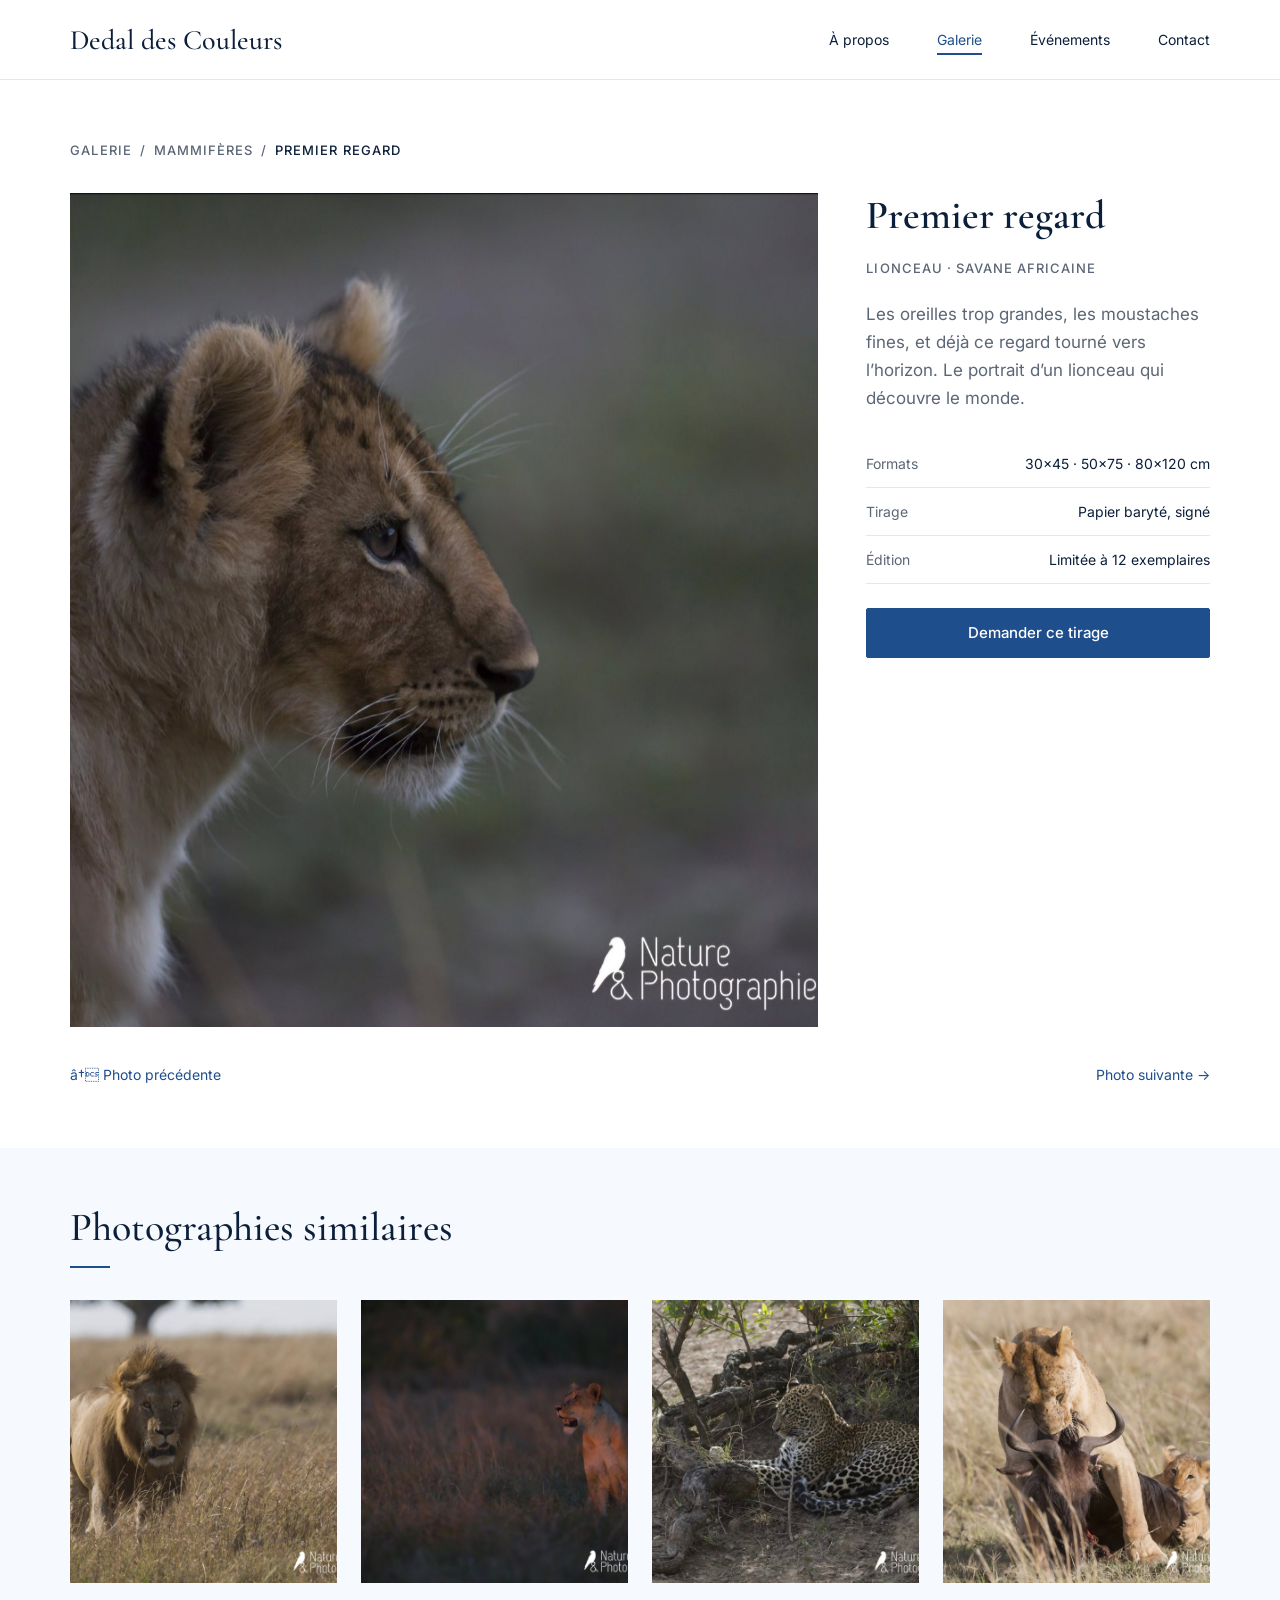
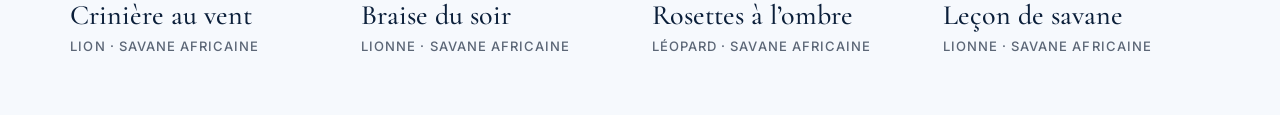
<file: photo-5.html>
<!DOCTYPE html>
<html lang="fr">
<head>
  <meta charset="utf-8">
  <meta name="viewport" content="width=device-width, initial-scale=1">
  <title>Premier regard · Dedal des Couleurs</title>
  <link rel="canonical" href="https://flo06000.github.io/Flo06000-dedal-des-couleurs-projet/photo-5.html">
  <meta name="description" content="Premier regard — Lionceau, savane africaine. Tirage d'art en édition limitée, Dedal des Couleurs.">
  <meta name="theme-color" content="#FFFFFF">
  <meta property="og:title" content="Premier regard · Dedal des Couleurs">
  <meta property="og:image" content="images/photo-5.jpg">
  <link rel="icon" href="data:image/svg+xml,%3Csvg%20xmlns='http://www.w3.org/2000/svg'%20viewBox='0%200%2032%2032'%3E%3Crect%20width='32'%20height='32'%20fill='%231F4E8C'/%3E%3Ctext%20x='16'%20y='23'%20font-size='20'%20text-anchor='middle'%20fill='white'%20font-family='Georgia'%3ED%3C/text%3E%3C/svg%3E">
  <link rel="preconnect" href="https://fonts.googleapis.com">
  <link rel="preconnect" href="https://fonts.gstatic.com" crossorigin>
  <link href="https://fonts.googleapis.com/css2?family=Cormorant+Garamond:wght@500;600&family=Inter:wght@400;500&display=swap" rel="stylesheet">
  <link rel="stylesheet" href="css/photo.css">
  <script src="js/main.js"></script>
</head>
<body>
  <a class="skip-link" href="#contenu">Aller au contenu</a>

  <header class="site-header">
    <div class="container header-inner">
      <a class="logo" href="index.html#accueil">Dedal des Couleurs</a>
      <a class="menu-toggle" href="#menu" aria-label="Ouvrir le menu"><span></span><span></span><span></span></a>
      <nav id="menu" class="nav" aria-label="Navigation principale">
        <a class="menu-close" href="#contenu" aria-label="Fermer le menu"><svg class="icon" viewBox="0 0 24 24" aria-hidden="true"><path d="M6 6l12 12M18 6L6 18"/></svg></a>
        <p class="menu-label">Menu</p>
        <ul>
          <li><a href="index.html#a-propos">À propos<svg class="icon menu-arrow" viewBox="0 0 24 24" aria-hidden="true"><path d="M5 12h14M13 6l6 6-6 6"/></svg></a></li>
          <li><a href="index.html#galerie" aria-current="page">Galerie<svg class="icon menu-arrow" viewBox="0 0 24 24" aria-hidden="true"><path d="M5 12h14M13 6l6 6-6 6"/></svg></a></li>
          <li><a href="index.html#evenements">Événements<svg class="icon menu-arrow" viewBox="0 0 24 24" aria-hidden="true"><path d="M5 12h14M13 6l6 6-6 6"/></svg></a></li>
          <li><a href="index.html#contact">Contact<svg class="icon menu-arrow" viewBox="0 0 24 24" aria-hidden="true"><path d="M5 12h14M13 6l6 6-6 6"/></svg></a></li>
        </ul>
        <a class="btn btn--primary btn--block menu-cta" href="index.html#contact">Demander un tirage</a>
        <p class="menu-info">dedal@gmail.com<span>01 63 45 85 56</span></p>
        <p class="menu-social"><a href="#">Instagram</a> · <a href="#">YouTube</a> · <a href="#">Facebook</a></p>
        <p class="menu-copy">© 2026 Dedal des Couleurs</p>
      </nav>
    </div>
  </header>

  <main id="contenu">
    <div class="container">
      <nav class="breadcrumb" aria-label="Fil d’Ariane">
        <a href="index.html#galerie">Galerie</a><span aria-hidden="true">/</span><span>Mammifères</span><span aria-hidden="true">/</span><span aria-current="page">Premier regard</span>
      </nav>
    </div>

    <section class="section section--detail">
      <div class="container detail" id="detail">
        <figure class="detail__media">
          <a class="detail__zoom" href="#zoom" aria-label="Agrandir la photographie">
            <img src="images/photo-5.jpg" width="1600" height="1273" alt="Portrait de profil d’un lionceau aux grandes oreilles rondes, le regard tourné vers l’horizon">
            <span class="detail__zoom-chip"><svg class="icon" viewBox="0 0 24 24" aria-hidden="true"><circle cx="10" cy="10" r="6"/><path d="M15 15l6 6M10 7v6M7 10h6"/></svg> Agrandir</span>
          </a>
        </figure>

        <div class="detail__info">
          <h1>Premier regard</h1>
          <p class="label label--grey">Lionceau · Savane africaine</p>
          <p class="lead">Les oreilles trop grandes, les moustaches fines, et déjà ce regard tourné vers l’horizon. Le portrait d’un lionceau qui découvre le monde.</p>
          <dl class="specs">
            <div><dt>Formats</dt><dd>30×45 · 50×75 · 80×120 cm</dd></div>
            <div><dt>Tirage</dt><dd>Papier baryté, signé</dd></div>
            <div><dt>Édition</dt><dd>Limitée à 12 exemplaires</dd></div>
          </dl>
          <a class="btn btn--primary btn--block" href="index.html#contact">Demander ce tirage</a>
        </div>
      </div>

      <div class="container">
        <nav class="pager" aria-label="Navigation entre les photographies">
          <a href="photo-4.html" title="Bec à bec">â† Photo précédente</a>
          <a href="photo-6.html" title="Ailes d’Apollon">Photo suivante →</a>
        </nav>
      </div>
    </section>

    <section class="section section--tint">
      <div class="container">
        <header class="section-head reveal">
          <h2>Photographies similaires</h2>
          <span class="rule" aria-hidden="true"></span>
        </header>
        <div class="similar">
          <article class="card card--landscape">
            <a href="photo-8.html"><figure class="card__media">
              <img src="images/photo-8.jpg" width="1600" height="1265" loading="lazy" alt="Lion mâle avançant dans les herbes sèches, la crinière ébouriffée par le vent">
              <span class="card__chip">Voir la photographie</span></figure>
              <h3 class="card__title">Crinière au vent</h3>
              <p class="card__meta">Lion · Savane africaine</p></a>
          </article>
          <article class="card card--landscape">
            <a href="photo-1.html"><figure class="card__media">
              <img src="images/photo-1.jpg" width="1600" height="1262" loading="lazy" alt="Lionne debout dans les hautes herbes, éclairée par la dernière lumière orangée du soir">
              <span class="card__chip">Voir la photographie</span></figure>
              <h3 class="card__title">Braise du soir</h3>
              <p class="card__meta">Lionne · Savane africaine</p></a>
          </article>
          <article class="card card--landscape">
            <a href="photo-11.html"><figure class="card__media">
              <img src="images/photo-11.jpg" width="1600" height="1268" loading="lazy" alt="Léopard allongé à l’ombre de racines noueuses, le regard tourné vers la gauche">
              <span class="card__chip">Voir la photographie</span></figure>
              <h3 class="card__title">Rosettes à l’ombre</h3>
              <p class="card__meta">Léopard · Savane africaine</p></a>
          </article>
          <article class="card card--landscape">
            <a href="photo-12.html"><figure class="card__media">
              <img src="images/photo-12.jpg" width="1600" height="1266" loading="lazy" alt="Une lionne tient un gnou, un lionceau couché contre la proie l’observe">
              <span class="card__chip">Voir la photographie</span></figure>
              <h3 class="card__title">Leçon de savane</h3>
              <p class="card__meta">Lionne · Savane africaine</p></a>
          </article>
        </div>
      </div>
    </section>
  </main>

  <!-- photo en grand (lien #zoom) -->
  <div class="lightbox" id="zoom">
    <a class="lightbox__bg" href="#detail" aria-label="Fermer"></a>
    <img src="images/photo-5.jpg" width="1600" height="1273" alt="Portrait de profil d’un lionceau aux grandes oreilles rondes, le regard tourné vers l’horizon">
    <a class="lightbox__close" href="#detail" aria-label="Fermer"><svg class="icon" viewBox="0 0 24 24" aria-hidden="true"><path d="M6 6l12 12M18 6L6 18"/></svg></a>
  </div>



</body>
</html>
</file>
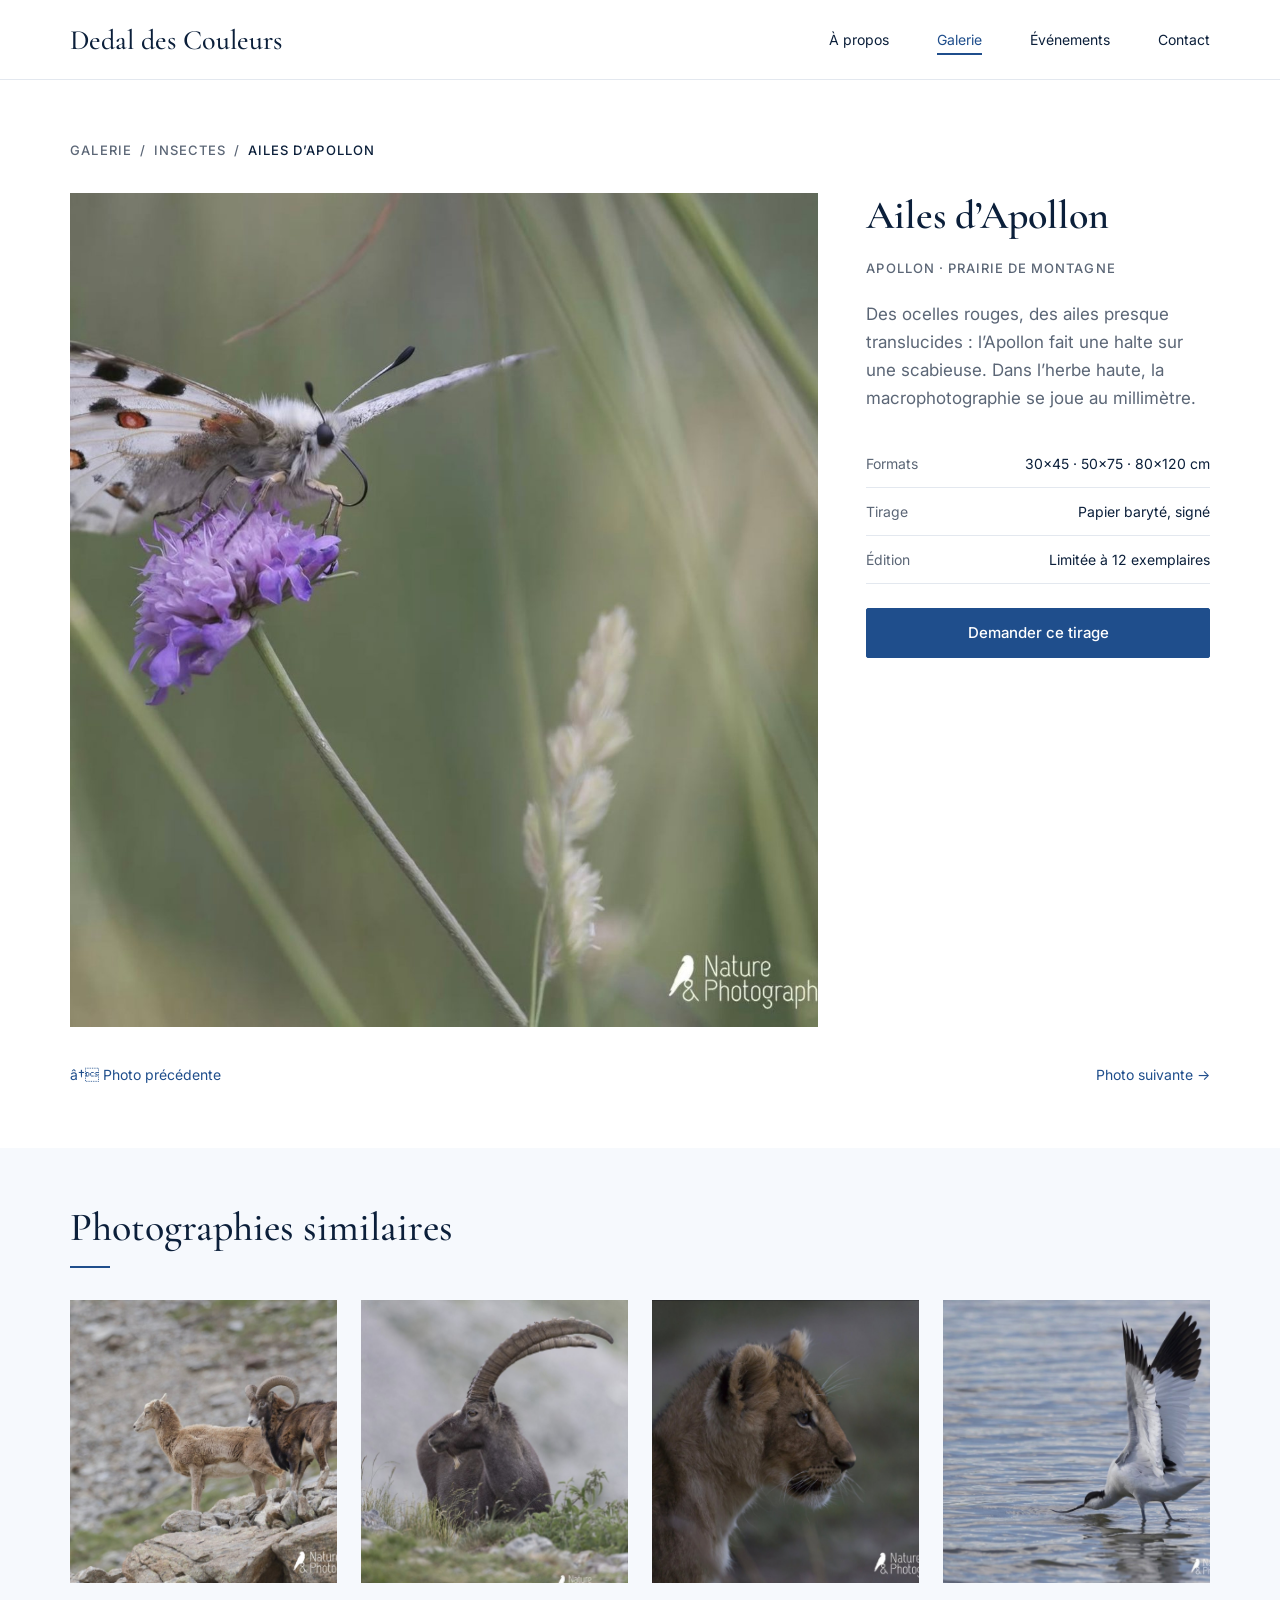
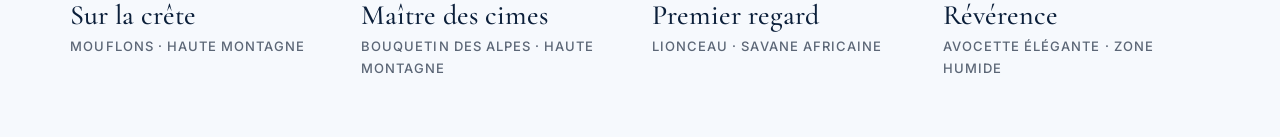
<file: photo-6.html>
<!DOCTYPE html>
<html lang="fr">
<head>
  <meta charset="utf-8">
  <meta name="viewport" content="width=device-width, initial-scale=1">
  <title>Ailes d’Apollon · Dedal des Couleurs</title>
  <link rel="canonical" href="https://flo06000.github.io/Flo06000-dedal-des-couleurs-projet/photo-6.html">
  <meta name="description" content="Ailes d’Apollon — Apollon, prairie de montagne. Tirage d'art en édition limitée, Dedal des Couleurs.">
  <meta name="theme-color" content="#FFFFFF">
  <meta property="og:title" content="Ailes d’Apollon · Dedal des Couleurs">
  <meta property="og:image" content="images/photo-6.jpg">
  <link rel="icon" href="data:image/svg+xml,%3Csvg%20xmlns='http://www.w3.org/2000/svg'%20viewBox='0%200%2032%2032'%3E%3Crect%20width='32'%20height='32'%20fill='%231F4E8C'/%3E%3Ctext%20x='16'%20y='23'%20font-size='20'%20text-anchor='middle'%20fill='white'%20font-family='Georgia'%3ED%3C/text%3E%3C/svg%3E">
  <link rel="preconnect" href="https://fonts.googleapis.com">
  <link rel="preconnect" href="https://fonts.gstatic.com" crossorigin>
  <link href="https://fonts.googleapis.com/css2?family=Cormorant+Garamond:wght@500;600&family=Inter:wght@400;500&display=swap" rel="stylesheet">
  <link rel="stylesheet" href="css/photo.css">
  <script src="js/main.js"></script>
</head>
<body>
  <a class="skip-link" href="#contenu">Aller au contenu</a>

  <header class="site-header">
    <div class="container header-inner">
      <a class="logo" href="index.html#accueil">Dedal des Couleurs</a>
      <a class="menu-toggle" href="#menu" aria-label="Ouvrir le menu"><span></span><span></span><span></span></a>
      <nav id="menu" class="nav" aria-label="Navigation principale">
        <a class="menu-close" href="#contenu" aria-label="Fermer le menu"><svg class="icon" viewBox="0 0 24 24" aria-hidden="true"><path d="M6 6l12 12M18 6L6 18"/></svg></a>
        <p class="menu-label">Menu</p>
        <ul>
          <li><a href="index.html#a-propos">À propos<svg class="icon menu-arrow" viewBox="0 0 24 24" aria-hidden="true"><path d="M5 12h14M13 6l6 6-6 6"/></svg></a></li>
          <li><a href="index.html#galerie" aria-current="page">Galerie<svg class="icon menu-arrow" viewBox="0 0 24 24" aria-hidden="true"><path d="M5 12h14M13 6l6 6-6 6"/></svg></a></li>
          <li><a href="index.html#evenements">Événements<svg class="icon menu-arrow" viewBox="0 0 24 24" aria-hidden="true"><path d="M5 12h14M13 6l6 6-6 6"/></svg></a></li>
          <li><a href="index.html#contact">Contact<svg class="icon menu-arrow" viewBox="0 0 24 24" aria-hidden="true"><path d="M5 12h14M13 6l6 6-6 6"/></svg></a></li>
        </ul>
        <a class="btn btn--primary btn--block menu-cta" href="index.html#contact">Demander un tirage</a>
        <p class="menu-info">dedal@gmail.com<span>01 63 45 85 56</span></p>
        <p class="menu-social"><a href="#">Instagram</a> · <a href="#">YouTube</a> · <a href="#">Facebook</a></p>
        <p class="menu-copy">© 2026 Dedal des Couleurs</p>
      </nav>
    </div>
  </header>

  <main id="contenu">
    <div class="container">
      <nav class="breadcrumb" aria-label="Fil d’Ariane">
        <a href="index.html#galerie">Galerie</a><span aria-hidden="true">/</span><span>Insectes</span><span aria-hidden="true">/</span><span aria-current="page">Ailes d’Apollon</span>
      </nav>
    </div>

    <section class="section section--detail">
      <div class="container detail" id="detail">
        <figure class="detail__media">
          <a class="detail__zoom" href="#zoom" aria-label="Agrandir la photographie">
            <img src="images/photo-6.jpg" width="1600" height="1276" alt="Papillon Apollon aux ocelles rouges posé sur une scabieuse mauve, au milieu des herbes">
            <span class="detail__zoom-chip"><svg class="icon" viewBox="0 0 24 24" aria-hidden="true"><circle cx="10" cy="10" r="6"/><path d="M15 15l6 6M10 7v6M7 10h6"/></svg> Agrandir</span>
          </a>
        </figure>

        <div class="detail__info">
          <h1>Ailes d’Apollon</h1>
          <p class="label label--grey">Apollon · Prairie de montagne</p>
          <p class="lead">Des ocelles rouges, des ailes presque translucides : l’Apollon fait une halte sur une scabieuse. Dans l’herbe haute, la macrophotographie se joue au millimètre.</p>
          <dl class="specs">
            <div><dt>Formats</dt><dd>30×45 · 50×75 · 80×120 cm</dd></div>
            <div><dt>Tirage</dt><dd>Papier baryté, signé</dd></div>
            <div><dt>Édition</dt><dd>Limitée à 12 exemplaires</dd></div>
          </dl>
          <a class="btn btn--primary btn--block" href="index.html#contact">Demander ce tirage</a>
        </div>
      </div>

      <div class="container">
        <nav class="pager" aria-label="Navigation entre les photographies">
          <a href="photo-5.html" title="Premier regard">â† Photo précédente</a>
          <a href="photo-7.html" title="Révérence">Photo suivante →</a>
        </nav>
      </div>
    </section>

    <section class="section section--tint">
      <div class="container">
        <header class="section-head reveal">
          <h2>Photographies similaires</h2>
          <span class="rule" aria-hidden="true"></span>
        </header>
        <div class="similar">
          <article class="card card--landscape">
            <a href="photo-9.html"><figure class="card__media">
              <img src="images/photo-9.jpg" width="1600" height="1262" loading="lazy" alt="Une mouflonne et un mouflon aux grandes cornes enroulées, debout sur un rocher">
              <span class="card__chip">Voir la photographie</span></figure>
              <h3 class="card__title">Sur la crête</h3>
              <p class="card__meta">Mouflons · Haute montagne</p></a>
          </article>
          <article class="card card--portrait">
            <a href="photo-2.html"><figure class="card__media">
              <img src="images/photo-2.jpg" width="1080" height="1346" loading="lazy" alt="Bouquetin des Alpes mâle aux longues cornes annelées, la tête tournée, sur un fond de pente brumeuse">
              <span class="card__chip">Voir la photographie</span></figure>
              <h3 class="card__title">Maître des cimes</h3>
              <p class="card__meta">Bouquetin des Alpes · Haute montagne</p></a>
          </article>
          <article class="card card--landscape">
            <a href="photo-5.html"><figure class="card__media">
              <img src="images/photo-5.jpg" width="1600" height="1273" loading="lazy" alt="Portrait de profil d’un lionceau aux grandes oreilles rondes, le regard tourné vers l’horizon">
              <span class="card__chip">Voir la photographie</span></figure>
              <h3 class="card__title">Premier regard</h3>
              <p class="card__meta">Lionceau · Savane africaine</p></a>
          </article>
          <article class="card card--landscape">
            <a href="photo-7.html"><figure class="card__media">
              <img src="images/photo-7.jpg" width="1600" height="1271" loading="lazy" alt="Avocette élégante les ailes dressées, le bec courbé effleurant l’eau">
              <span class="card__chip">Voir la photographie</span></figure>
              <h3 class="card__title">Révérence</h3>
              <p class="card__meta">Avocette élégante · Zone humide</p></a>
          </article>
        </div>
      </div>
    </section>
  </main>

  <!-- photo en grand (lien #zoom) -->
  <div class="lightbox" id="zoom">
    <a class="lightbox__bg" href="#detail" aria-label="Fermer"></a>
    <img src="images/photo-6.jpg" width="1600" height="1276" alt="Papillon Apollon aux ocelles rouges posé sur une scabieuse mauve, au milieu des herbes">
    <a class="lightbox__close" href="#detail" aria-label="Fermer"><svg class="icon" viewBox="0 0 24 24" aria-hidden="true"><path d="M6 6l12 12M18 6L6 18"/></svg></a>
  </div>



</body>
</html>
</file>
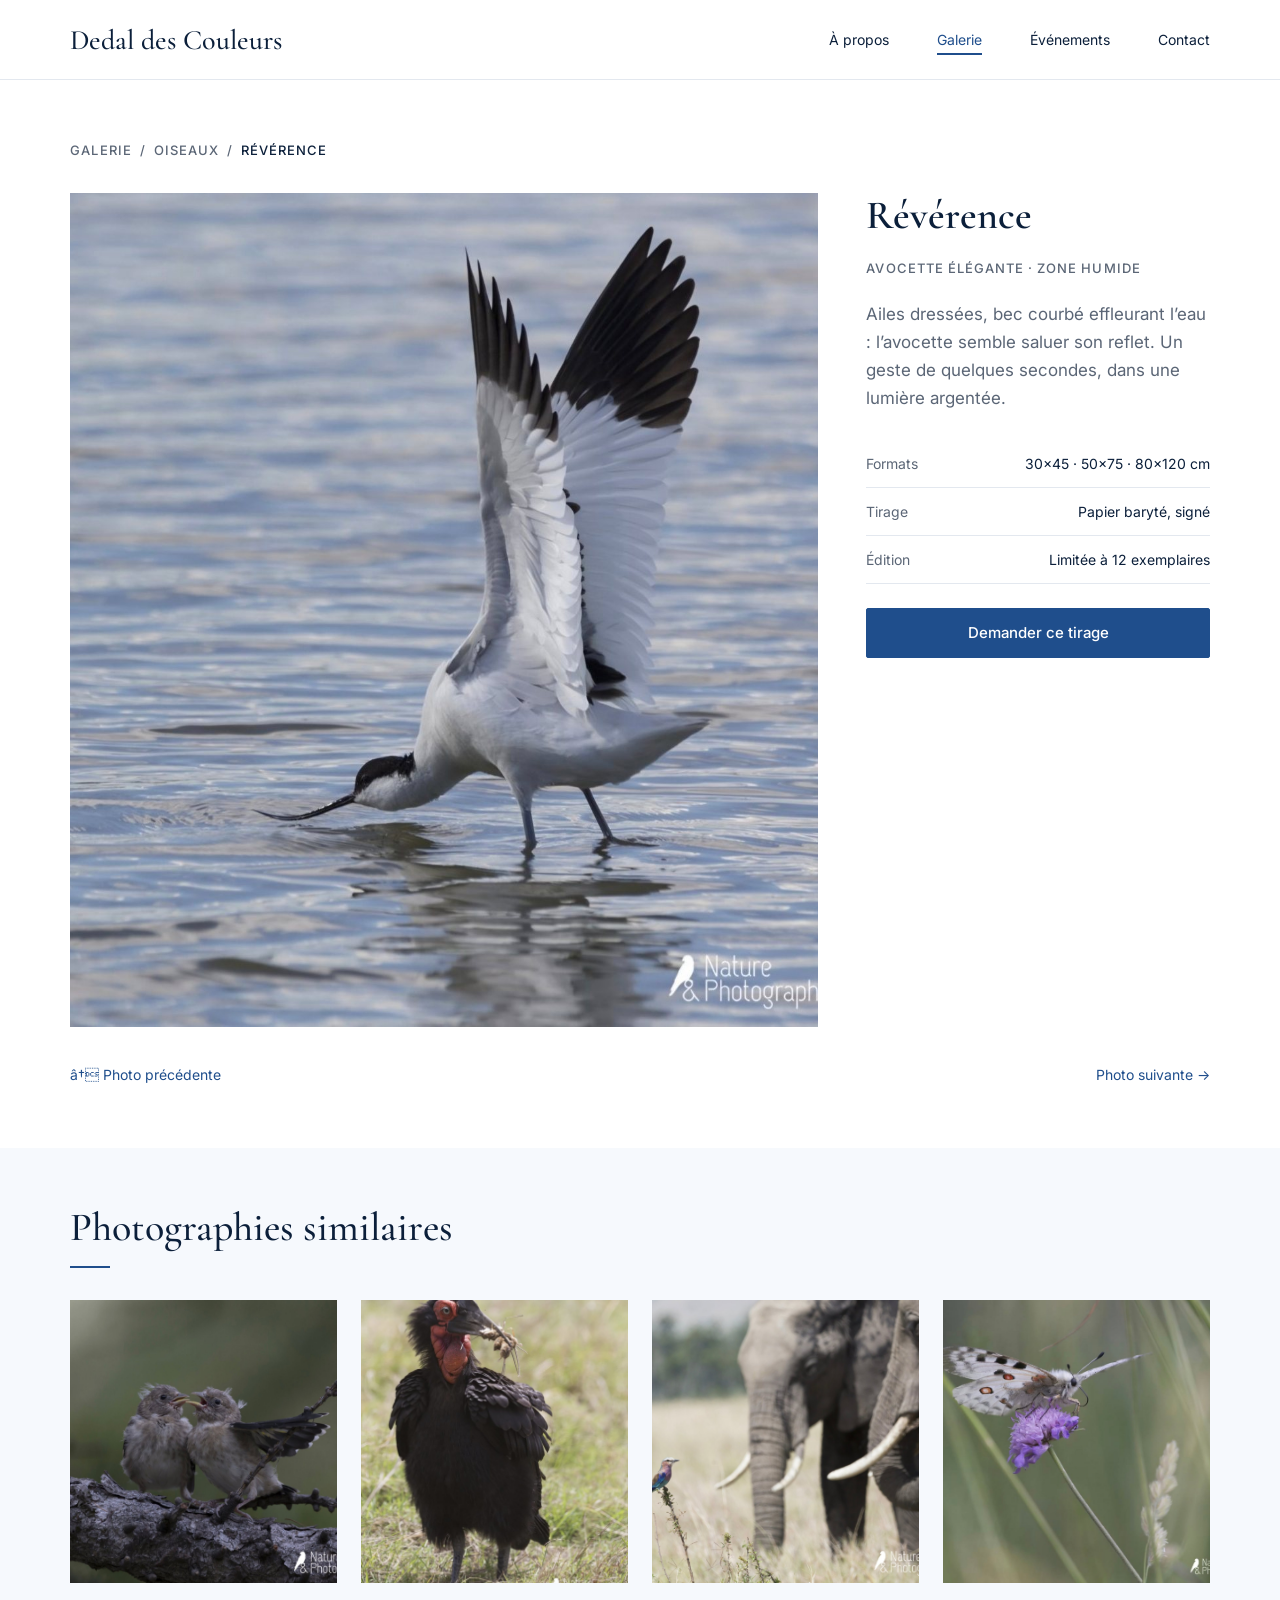
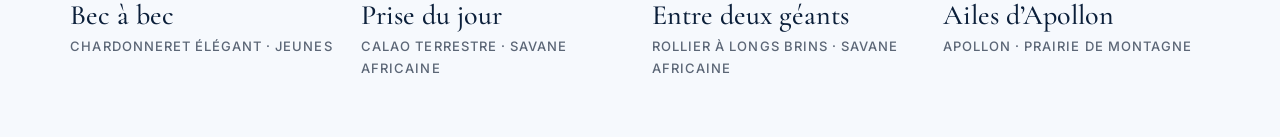
<file: photo-7.html>
<!DOCTYPE html>
<html lang="fr">
<head>
  <meta charset="utf-8">
  <meta name="viewport" content="width=device-width, initial-scale=1">
  <title>Révérence · Dedal des Couleurs</title>
  <link rel="canonical" href="https://flo06000.github.io/Flo06000-dedal-des-couleurs-projet/photo-7.html">
  <meta name="description" content="Révérence — Avocette élégante, zone humide. Tirage d'art en édition limitée, Dedal des Couleurs.">
  <meta name="theme-color" content="#FFFFFF">
  <meta property="og:title" content="Révérence · Dedal des Couleurs">
  <meta property="og:image" content="images/photo-7.jpg">
  <link rel="icon" href="data:image/svg+xml,%3Csvg%20xmlns='http://www.w3.org/2000/svg'%20viewBox='0%200%2032%2032'%3E%3Crect%20width='32'%20height='32'%20fill='%231F4E8C'/%3E%3Ctext%20x='16'%20y='23'%20font-size='20'%20text-anchor='middle'%20fill='white'%20font-family='Georgia'%3ED%3C/text%3E%3C/svg%3E">
  <link rel="preconnect" href="https://fonts.googleapis.com">
  <link rel="preconnect" href="https://fonts.gstatic.com" crossorigin>
  <link href="https://fonts.googleapis.com/css2?family=Cormorant+Garamond:wght@500;600&family=Inter:wght@400;500&display=swap" rel="stylesheet">
  <link rel="stylesheet" href="css/photo.css">
  <script src="js/main.js"></script>
</head>
<body>
  <a class="skip-link" href="#contenu">Aller au contenu</a>

  <header class="site-header">
    <div class="container header-inner">
      <a class="logo" href="index.html#accueil">Dedal des Couleurs</a>
      <a class="menu-toggle" href="#menu" aria-label="Ouvrir le menu"><span></span><span></span><span></span></a>
      <nav id="menu" class="nav" aria-label="Navigation principale">
        <a class="menu-close" href="#contenu" aria-label="Fermer le menu"><svg class="icon" viewBox="0 0 24 24" aria-hidden="true"><path d="M6 6l12 12M18 6L6 18"/></svg></a>
        <p class="menu-label">Menu</p>
        <ul>
          <li><a href="index.html#a-propos">À propos<svg class="icon menu-arrow" viewBox="0 0 24 24" aria-hidden="true"><path d="M5 12h14M13 6l6 6-6 6"/></svg></a></li>
          <li><a href="index.html#galerie" aria-current="page">Galerie<svg class="icon menu-arrow" viewBox="0 0 24 24" aria-hidden="true"><path d="M5 12h14M13 6l6 6-6 6"/></svg></a></li>
          <li><a href="index.html#evenements">Événements<svg class="icon menu-arrow" viewBox="0 0 24 24" aria-hidden="true"><path d="M5 12h14M13 6l6 6-6 6"/></svg></a></li>
          <li><a href="index.html#contact">Contact<svg class="icon menu-arrow" viewBox="0 0 24 24" aria-hidden="true"><path d="M5 12h14M13 6l6 6-6 6"/></svg></a></li>
        </ul>
        <a class="btn btn--primary btn--block menu-cta" href="index.html#contact">Demander un tirage</a>
        <p class="menu-info">dedal@gmail.com<span>01 63 45 85 56</span></p>
        <p class="menu-social"><a href="#">Instagram</a> · <a href="#">YouTube</a> · <a href="#">Facebook</a></p>
        <p class="menu-copy">© 2026 Dedal des Couleurs</p>
      </nav>
    </div>
  </header>

  <main id="contenu">
    <div class="container">
      <nav class="breadcrumb" aria-label="Fil d’Ariane">
        <a href="index.html#galerie">Galerie</a><span aria-hidden="true">/</span><span>Oiseaux</span><span aria-hidden="true">/</span><span aria-current="page">Révérence</span>
      </nav>
    </div>

    <section class="section section--detail">
      <div class="container detail" id="detail">
        <figure class="detail__media">
          <a class="detail__zoom" href="#zoom" aria-label="Agrandir la photographie">
            <img src="images/photo-7.jpg" width="1600" height="1271" alt="Avocette élégante les ailes dressées, le bec courbé effleurant l’eau">
            <span class="detail__zoom-chip"><svg class="icon" viewBox="0 0 24 24" aria-hidden="true"><circle cx="10" cy="10" r="6"/><path d="M15 15l6 6M10 7v6M7 10h6"/></svg> Agrandir</span>
          </a>
        </figure>

        <div class="detail__info">
          <h1>Révérence</h1>
          <p class="label label--grey">Avocette élégante · Zone humide</p>
          <p class="lead">Ailes dressées, bec courbé effleurant l’eau : l’avocette semble saluer son reflet. Un geste de quelques secondes, dans une lumière argentée.</p>
          <dl class="specs">
            <div><dt>Formats</dt><dd>30×45 · 50×75 · 80×120 cm</dd></div>
            <div><dt>Tirage</dt><dd>Papier baryté, signé</dd></div>
            <div><dt>Édition</dt><dd>Limitée à 12 exemplaires</dd></div>
          </dl>
          <a class="btn btn--primary btn--block" href="index.html#contact">Demander ce tirage</a>
        </div>
      </div>

      <div class="container">
        <nav class="pager" aria-label="Navigation entre les photographies">
          <a href="photo-6.html" title="Ailes d’Apollon">â† Photo précédente</a>
          <a href="photo-8.html" title="Crinière au vent">Photo suivante →</a>
        </nav>
      </div>
    </section>

    <section class="section section--tint">
      <div class="container">
        <header class="section-head reveal">
          <h2>Photographies similaires</h2>
          <span class="rule" aria-hidden="true"></span>
        </header>
        <div class="similar">
          <article class="card card--landscape">
            <a href="photo-4.html"><figure class="card__media">
              <img src="images/photo-4.jpg" width="1600" height="1257" loading="lazy" alt="Deux jeunes chardonnerets élégants perchés sur une branche, becs ouverts l’un face à l’autre">
              <span class="card__chip">Voir la photographie</span></figure>
              <h3 class="card__title">Bec à bec</h3>
              <p class="card__meta">Chardonneret élégant · Jeunes</p></a>
          </article>
          <article class="card card--portrait">
            <a href="photo-10.html"><figure class="card__media">
              <img src="images/photo-10.jpg" width="1080" height="1337" loading="lazy" alt="Calao terrestre à la gorge rouge tenant de petits rongeurs dans son bec, debout dans l’herbe">
              <span class="card__chip">Voir la photographie</span></figure>
              <h3 class="card__title">Prise du jour</h3>
              <p class="card__meta">Calao terrestre · Savane africaine</p></a>
          </article>
          <article class="card card--landscape">
            <a href="photo-3.html"><figure class="card__media">
              <img src="images/photo-3.jpg" width="1600" height="1273" loading="lazy" alt="Rollier à longs brins perché sur une branche épineuse, deux éléphants flous au second plan">
              <span class="card__chip">Voir la photographie</span></figure>
              <h3 class="card__title">Entre deux géants</h3>
              <p class="card__meta">Rollier à longs brins · Savane africaine</p></a>
          </article>
          <article class="card card--landscape">
            <a href="photo-6.html"><figure class="card__media">
              <img src="images/photo-6.jpg" width="1600" height="1276" loading="lazy" alt="Papillon Apollon aux ocelles rouges posé sur une scabieuse mauve, au milieu des herbes">
              <span class="card__chip">Voir la photographie</span></figure>
              <h3 class="card__title">Ailes d’Apollon</h3>
              <p class="card__meta">Apollon · Prairie de montagne</p></a>
          </article>
        </div>
      </div>
    </section>
  </main>

  <!-- photo en grand (lien #zoom) -->
  <div class="lightbox" id="zoom">
    <a class="lightbox__bg" href="#detail" aria-label="Fermer"></a>
    <img src="images/photo-7.jpg" width="1600" height="1271" alt="Avocette élégante les ailes dressées, le bec courbé effleurant l’eau">
    <a class="lightbox__close" href="#detail" aria-label="Fermer"><svg class="icon" viewBox="0 0 24 24" aria-hidden="true"><path d="M6 6l12 12M18 6L6 18"/></svg></a>
  </div>



</body>
</html>
</file>
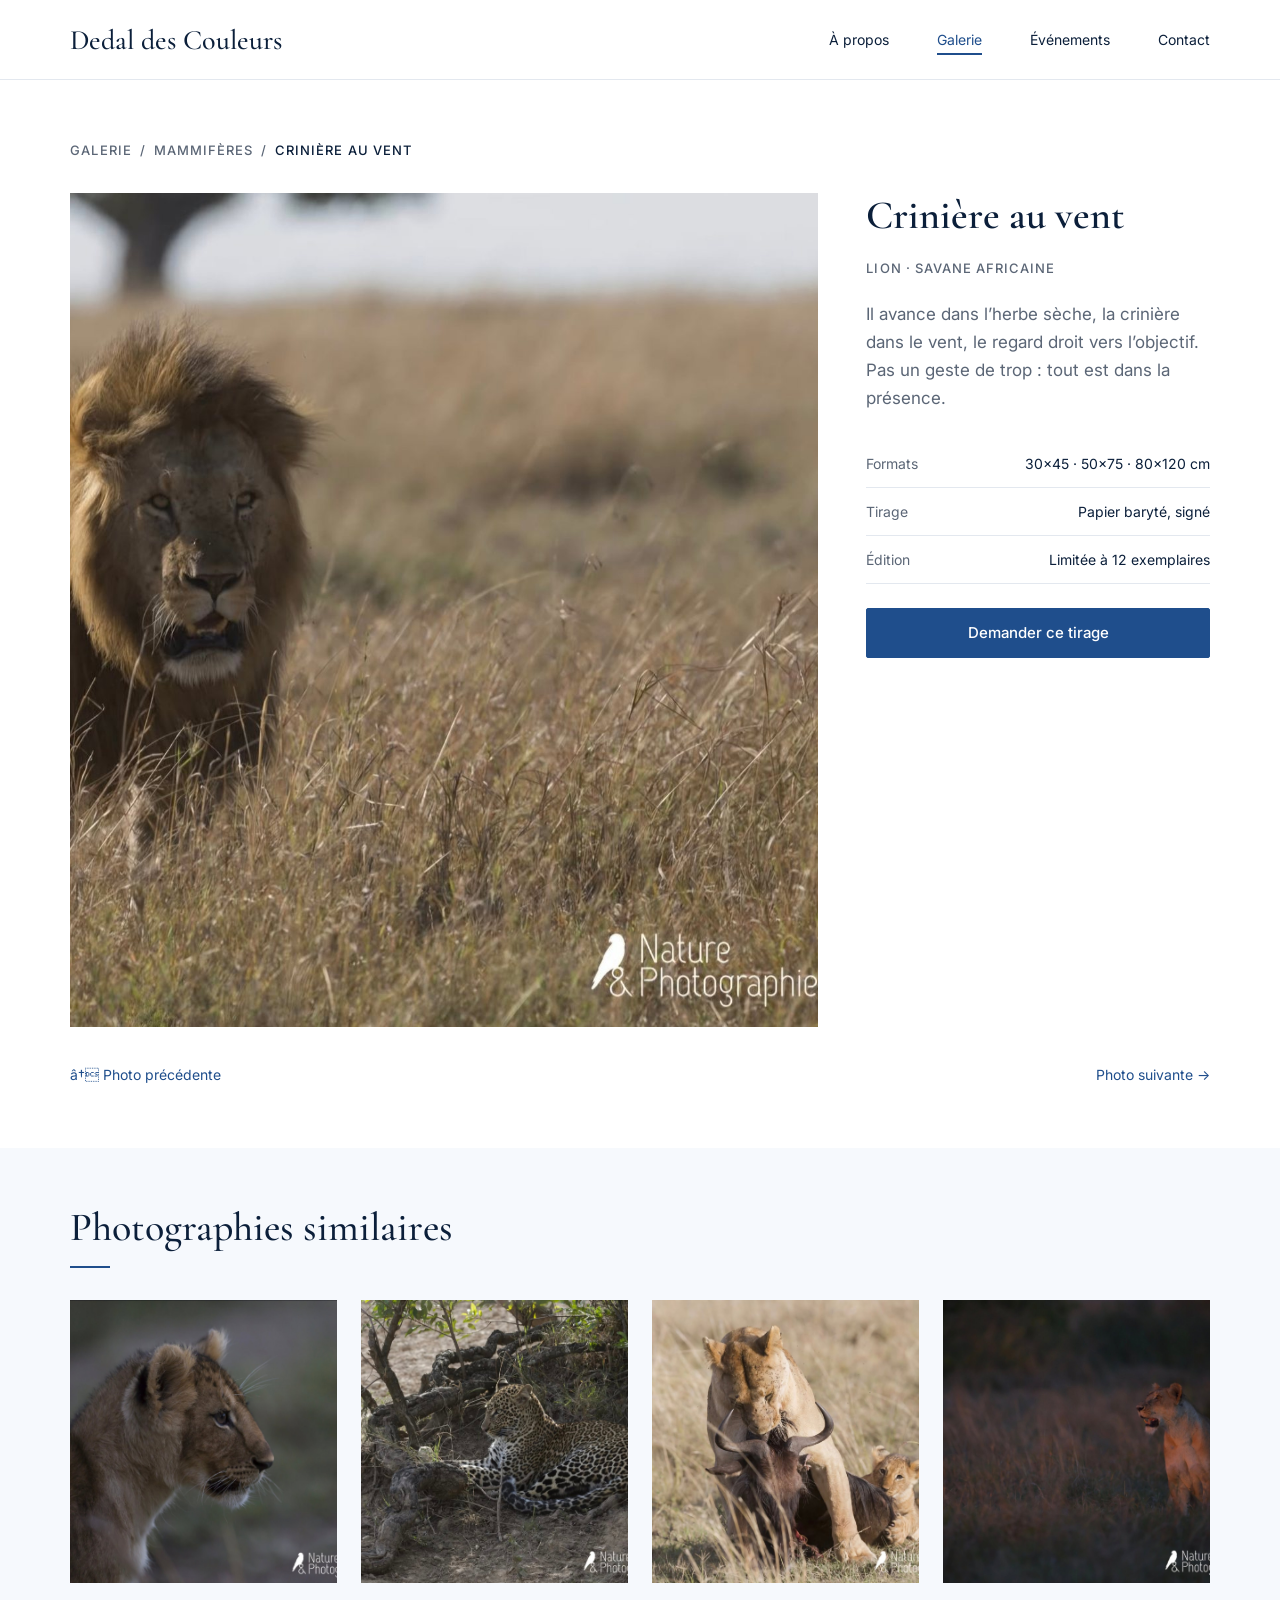
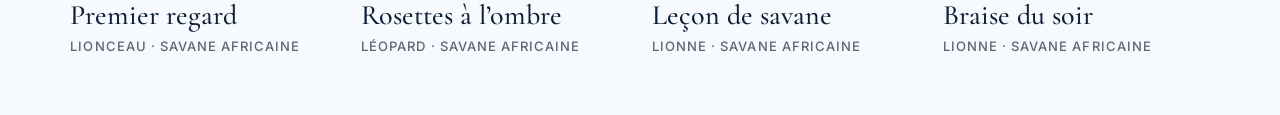
<file: photo-8.html>
<!DOCTYPE html>
<html lang="fr">
<head>
  <meta charset="utf-8">
  <meta name="viewport" content="width=device-width, initial-scale=1">
  <title>Crinière au vent · Dedal des Couleurs</title>
  <link rel="canonical" href="https://flo06000.github.io/Flo06000-dedal-des-couleurs-projet/photo-8.html">
  <meta name="description" content="Crinière au vent — Lion, savane africaine. Tirage d'art en édition limitée, Dedal des Couleurs.">
  <meta name="theme-color" content="#FFFFFF">
  <meta property="og:title" content="Crinière au vent · Dedal des Couleurs">
  <meta property="og:image" content="images/photo-8.jpg">
  <link rel="icon" href="data:image/svg+xml,%3Csvg%20xmlns='http://www.w3.org/2000/svg'%20viewBox='0%200%2032%2032'%3E%3Crect%20width='32'%20height='32'%20fill='%231F4E8C'/%3E%3Ctext%20x='16'%20y='23'%20font-size='20'%20text-anchor='middle'%20fill='white'%20font-family='Georgia'%3ED%3C/text%3E%3C/svg%3E">
  <link rel="preconnect" href="https://fonts.googleapis.com">
  <link rel="preconnect" href="https://fonts.gstatic.com" crossorigin>
  <link href="https://fonts.googleapis.com/css2?family=Cormorant+Garamond:wght@500;600&family=Inter:wght@400;500&display=swap" rel="stylesheet">
  <link rel="stylesheet" href="css/photo.css">
  <script src="js/main.js"></script>
</head>
<body>
  <a class="skip-link" href="#contenu">Aller au contenu</a>

  <header class="site-header">
    <div class="container header-inner">
      <a class="logo" href="index.html#accueil">Dedal des Couleurs</a>
      <a class="menu-toggle" href="#menu" aria-label="Ouvrir le menu"><span></span><span></span><span></span></a>
      <nav id="menu" class="nav" aria-label="Navigation principale">
        <a class="menu-close" href="#contenu" aria-label="Fermer le menu"><svg class="icon" viewBox="0 0 24 24" aria-hidden="true"><path d="M6 6l12 12M18 6L6 18"/></svg></a>
        <p class="menu-label">Menu</p>
        <ul>
          <li><a href="index.html#a-propos">À propos<svg class="icon menu-arrow" viewBox="0 0 24 24" aria-hidden="true"><path d="M5 12h14M13 6l6 6-6 6"/></svg></a></li>
          <li><a href="index.html#galerie" aria-current="page">Galerie<svg class="icon menu-arrow" viewBox="0 0 24 24" aria-hidden="true"><path d="M5 12h14M13 6l6 6-6 6"/></svg></a></li>
          <li><a href="index.html#evenements">Événements<svg class="icon menu-arrow" viewBox="0 0 24 24" aria-hidden="true"><path d="M5 12h14M13 6l6 6-6 6"/></svg></a></li>
          <li><a href="index.html#contact">Contact<svg class="icon menu-arrow" viewBox="0 0 24 24" aria-hidden="true"><path d="M5 12h14M13 6l6 6-6 6"/></svg></a></li>
        </ul>
        <a class="btn btn--primary btn--block menu-cta" href="index.html#contact">Demander un tirage</a>
        <p class="menu-info">dedal@gmail.com<span>01 63 45 85 56</span></p>
        <p class="menu-social"><a href="#">Instagram</a> · <a href="#">YouTube</a> · <a href="#">Facebook</a></p>
        <p class="menu-copy">© 2026 Dedal des Couleurs</p>
      </nav>
    </div>
  </header>

  <main id="contenu">
    <div class="container">
      <nav class="breadcrumb" aria-label="Fil d’Ariane">
        <a href="index.html#galerie">Galerie</a><span aria-hidden="true">/</span><span>Mammifères</span><span aria-hidden="true">/</span><span aria-current="page">Crinière au vent</span>
      </nav>
    </div>

    <section class="section section--detail">
      <div class="container detail" id="detail">
        <figure class="detail__media">
          <a class="detail__zoom" href="#zoom" aria-label="Agrandir la photographie">
            <img src="images/photo-8.jpg" width="1600" height="1265" alt="Lion mâle avançant dans les herbes sèches, la crinière ébouriffée par le vent">
            <span class="detail__zoom-chip"><svg class="icon" viewBox="0 0 24 24" aria-hidden="true"><circle cx="10" cy="10" r="6"/><path d="M15 15l6 6M10 7v6M7 10h6"/></svg> Agrandir</span>
          </a>
        </figure>

        <div class="detail__info">
          <h1>Crinière au vent</h1>
          <p class="label label--grey">Lion · Savane africaine</p>
          <p class="lead">Il avance dans l’herbe sèche, la crinière dans le vent, le regard droit vers l’objectif. Pas un geste de trop : tout est dans la présence.</p>
          <dl class="specs">
            <div><dt>Formats</dt><dd>30×45 · 50×75 · 80×120 cm</dd></div>
            <div><dt>Tirage</dt><dd>Papier baryté, signé</dd></div>
            <div><dt>Édition</dt><dd>Limitée à 12 exemplaires</dd></div>
          </dl>
          <a class="btn btn--primary btn--block" href="index.html#contact">Demander ce tirage</a>
        </div>
      </div>

      <div class="container">
        <nav class="pager" aria-label="Navigation entre les photographies">
          <a href="photo-7.html" title="Révérence">â† Photo précédente</a>
          <a href="photo-9.html" title="Sur la crête">Photo suivante →</a>
        </nav>
      </div>
    </section>

    <section class="section section--tint">
      <div class="container">
        <header class="section-head reveal">
          <h2>Photographies similaires</h2>
          <span class="rule" aria-hidden="true"></span>
        </header>
        <div class="similar">
          <article class="card card--landscape">
            <a href="photo-5.html"><figure class="card__media">
              <img src="images/photo-5.jpg" width="1600" height="1273" loading="lazy" alt="Portrait de profil d’un lionceau aux grandes oreilles rondes, le regard tourné vers l’horizon">
              <span class="card__chip">Voir la photographie</span></figure>
              <h3 class="card__title">Premier regard</h3>
              <p class="card__meta">Lionceau · Savane africaine</p></a>
          </article>
          <article class="card card--landscape">
            <a href="photo-11.html"><figure class="card__media">
              <img src="images/photo-11.jpg" width="1600" height="1268" loading="lazy" alt="Léopard allongé à l’ombre de racines noueuses, le regard tourné vers la gauche">
              <span class="card__chip">Voir la photographie</span></figure>
              <h3 class="card__title">Rosettes à l’ombre</h3>
              <p class="card__meta">Léopard · Savane africaine</p></a>
          </article>
          <article class="card card--landscape">
            <a href="photo-12.html"><figure class="card__media">
              <img src="images/photo-12.jpg" width="1600" height="1266" loading="lazy" alt="Une lionne tient un gnou, un lionceau couché contre la proie l’observe">
              <span class="card__chip">Voir la photographie</span></figure>
              <h3 class="card__title">Leçon de savane</h3>
              <p class="card__meta">Lionne · Savane africaine</p></a>
          </article>
          <article class="card card--landscape">
            <a href="photo-1.html"><figure class="card__media">
              <img src="images/photo-1.jpg" width="1600" height="1262" loading="lazy" alt="Lionne debout dans les hautes herbes, éclairée par la dernière lumière orangée du soir">
              <span class="card__chip">Voir la photographie</span></figure>
              <h3 class="card__title">Braise du soir</h3>
              <p class="card__meta">Lionne · Savane africaine</p></a>
          </article>
        </div>
      </div>
    </section>
  </main>

  <!-- photo en grand (lien #zoom) -->
  <div class="lightbox" id="zoom">
    <a class="lightbox__bg" href="#detail" aria-label="Fermer"></a>
    <img src="images/photo-8.jpg" width="1600" height="1265" alt="Lion mâle avançant dans les herbes sèches, la crinière ébouriffée par le vent">
    <a class="lightbox__close" href="#detail" aria-label="Fermer"><svg class="icon" viewBox="0 0 24 24" aria-hidden="true"><path d="M6 6l12 12M18 6L6 18"/></svg></a>
  </div>



</body>
</html>
</file>
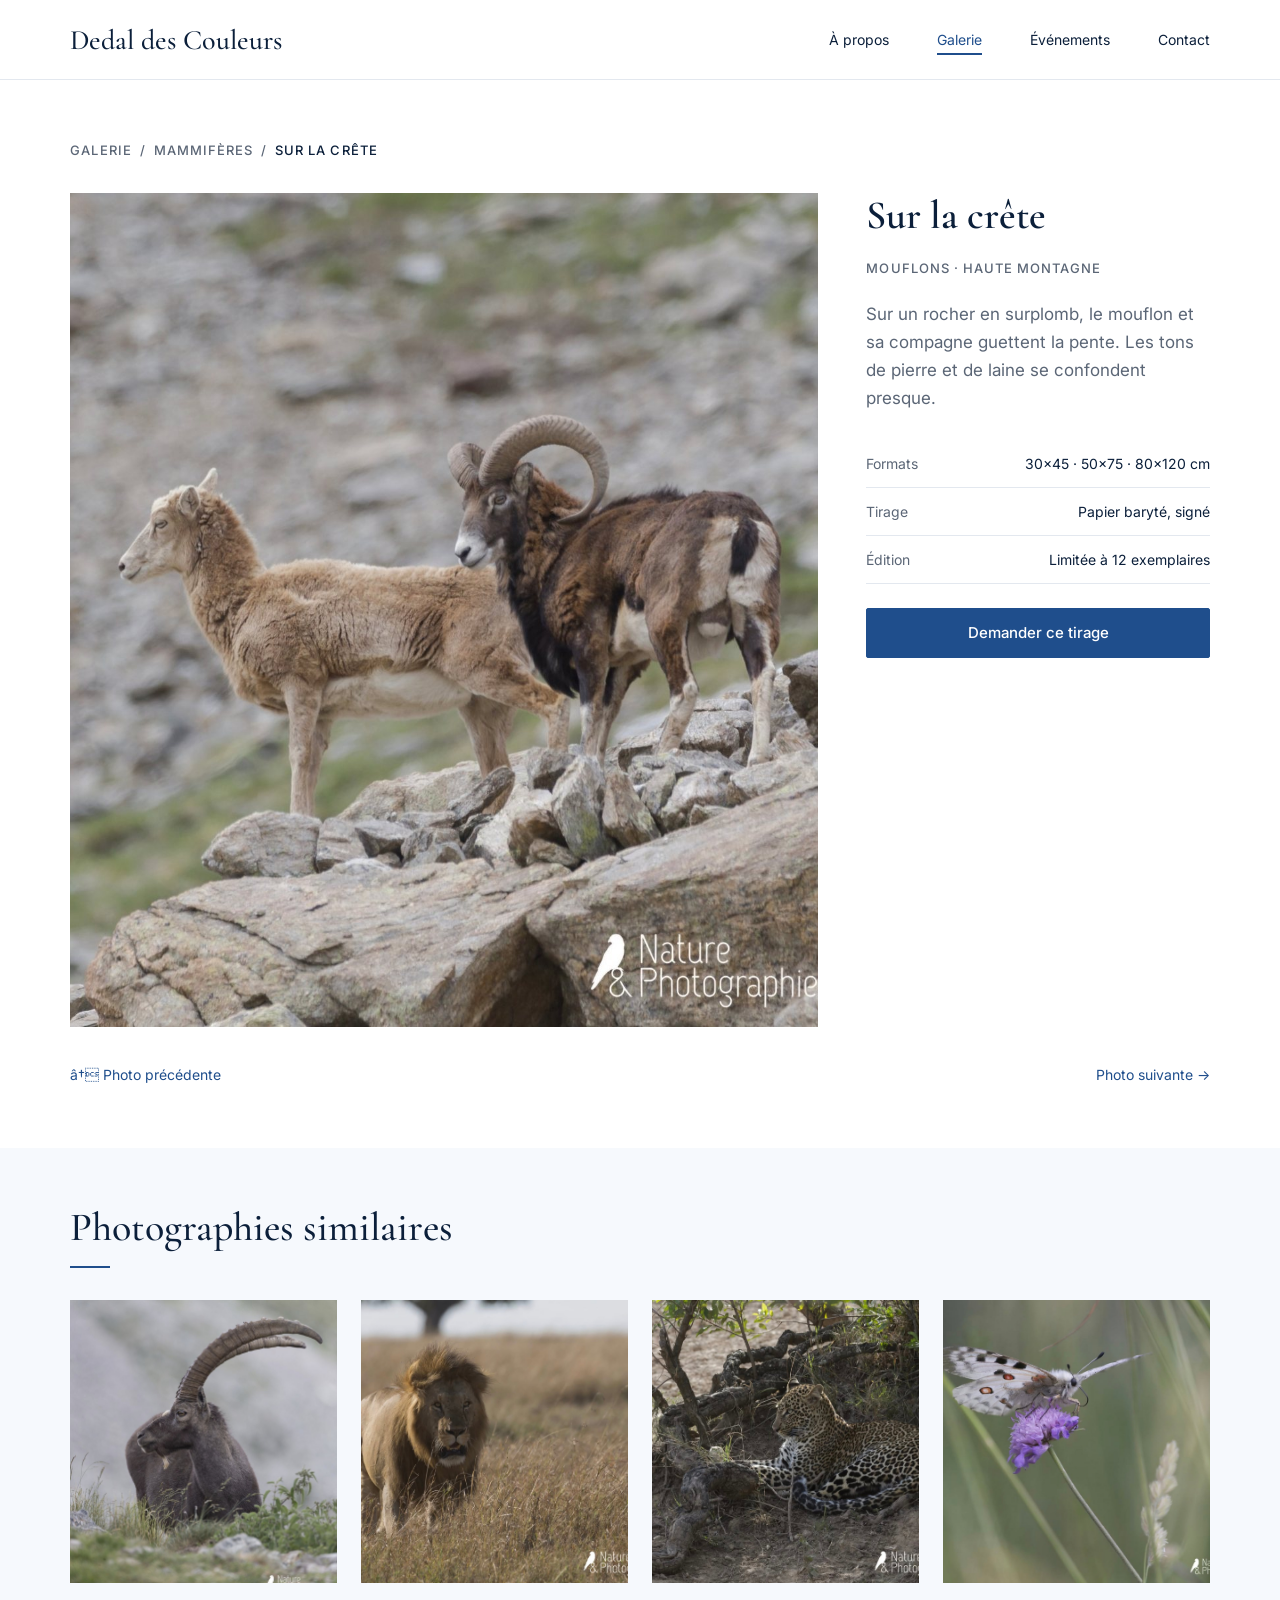
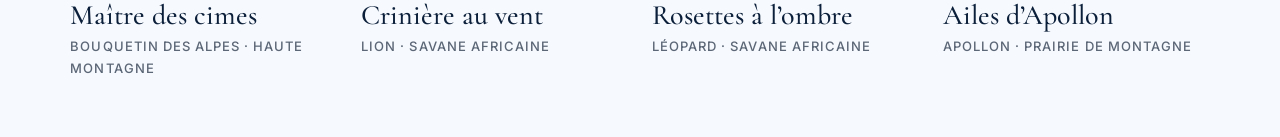
<file: photo-9.html>
<!DOCTYPE html>
<html lang="fr">
<head>
  <meta charset="utf-8">
  <meta name="viewport" content="width=device-width, initial-scale=1">
  <title>Sur la crête · Dedal des Couleurs</title>
  <link rel="canonical" href="https://flo06000.github.io/Flo06000-dedal-des-couleurs-projet/photo-9.html">
  <meta name="description" content="Sur la crête — Mouflons, haute montagne. Tirage d'art en édition limitée, Dedal des Couleurs.">
  <meta name="theme-color" content="#FFFFFF">
  <meta property="og:title" content="Sur la crête · Dedal des Couleurs">
  <meta property="og:image" content="images/photo-9.jpg">
  <link rel="icon" href="data:image/svg+xml,%3Csvg%20xmlns='http://www.w3.org/2000/svg'%20viewBox='0%200%2032%2032'%3E%3Crect%20width='32'%20height='32'%20fill='%231F4E8C'/%3E%3Ctext%20x='16'%20y='23'%20font-size='20'%20text-anchor='middle'%20fill='white'%20font-family='Georgia'%3ED%3C/text%3E%3C/svg%3E">
  <link rel="preconnect" href="https://fonts.googleapis.com">
  <link rel="preconnect" href="https://fonts.gstatic.com" crossorigin>
  <link href="https://fonts.googleapis.com/css2?family=Cormorant+Garamond:wght@500;600&family=Inter:wght@400;500&display=swap" rel="stylesheet">
  <link rel="stylesheet" href="css/photo.css">
  <script src="js/main.js"></script>
</head>
<body>
  <a class="skip-link" href="#contenu">Aller au contenu</a>

  <header class="site-header">
    <div class="container header-inner">
      <a class="logo" href="index.html#accueil">Dedal des Couleurs</a>
      <a class="menu-toggle" href="#menu" aria-label="Ouvrir le menu"><span></span><span></span><span></span></a>
      <nav id="menu" class="nav" aria-label="Navigation principale">
        <a class="menu-close" href="#contenu" aria-label="Fermer le menu"><svg class="icon" viewBox="0 0 24 24" aria-hidden="true"><path d="M6 6l12 12M18 6L6 18"/></svg></a>
        <p class="menu-label">Menu</p>
        <ul>
          <li><a href="index.html#a-propos">À propos<svg class="icon menu-arrow" viewBox="0 0 24 24" aria-hidden="true"><path d="M5 12h14M13 6l6 6-6 6"/></svg></a></li>
          <li><a href="index.html#galerie" aria-current="page">Galerie<svg class="icon menu-arrow" viewBox="0 0 24 24" aria-hidden="true"><path d="M5 12h14M13 6l6 6-6 6"/></svg></a></li>
          <li><a href="index.html#evenements">Événements<svg class="icon menu-arrow" viewBox="0 0 24 24" aria-hidden="true"><path d="M5 12h14M13 6l6 6-6 6"/></svg></a></li>
          <li><a href="index.html#contact">Contact<svg class="icon menu-arrow" viewBox="0 0 24 24" aria-hidden="true"><path d="M5 12h14M13 6l6 6-6 6"/></svg></a></li>
        </ul>
        <a class="btn btn--primary btn--block menu-cta" href="index.html#contact">Demander un tirage</a>
        <p class="menu-info">dedal@gmail.com<span>01 63 45 85 56</span></p>
        <p class="menu-social"><a href="#">Instagram</a> · <a href="#">YouTube</a> · <a href="#">Facebook</a></p>
        <p class="menu-copy">© 2026 Dedal des Couleurs</p>
      </nav>
    </div>
  </header>

  <main id="contenu">
    <div class="container">
      <nav class="breadcrumb" aria-label="Fil d’Ariane">
        <a href="index.html#galerie">Galerie</a><span aria-hidden="true">/</span><span>Mammifères</span><span aria-hidden="true">/</span><span aria-current="page">Sur la crête</span>
      </nav>
    </div>

    <section class="section section--detail">
      <div class="container detail" id="detail">
        <figure class="detail__media">
          <a class="detail__zoom" href="#zoom" aria-label="Agrandir la photographie">
            <img src="images/photo-9.jpg" width="1600" height="1262" alt="Une mouflonne et un mouflon aux grandes cornes enroulées, debout sur un rocher">
            <span class="detail__zoom-chip"><svg class="icon" viewBox="0 0 24 24" aria-hidden="true"><circle cx="10" cy="10" r="6"/><path d="M15 15l6 6M10 7v6M7 10h6"/></svg> Agrandir</span>
          </a>
        </figure>

        <div class="detail__info">
          <h1>Sur la crête</h1>
          <p class="label label--grey">Mouflons · Haute montagne</p>
          <p class="lead">Sur un rocher en surplomb, le mouflon et sa compagne guettent la pente. Les tons de pierre et de laine se confondent presque.</p>
          <dl class="specs">
            <div><dt>Formats</dt><dd>30×45 · 50×75 · 80×120 cm</dd></div>
            <div><dt>Tirage</dt><dd>Papier baryté, signé</dd></div>
            <div><dt>Édition</dt><dd>Limitée à 12 exemplaires</dd></div>
          </dl>
          <a class="btn btn--primary btn--block" href="index.html#contact">Demander ce tirage</a>
        </div>
      </div>

      <div class="container">
        <nav class="pager" aria-label="Navigation entre les photographies">
          <a href="photo-8.html" title="Crinière au vent">â† Photo précédente</a>
          <a href="photo-10.html" title="Prise du jour">Photo suivante →</a>
        </nav>
      </div>
    </section>

    <section class="section section--tint">
      <div class="container">
        <header class="section-head reveal">
          <h2>Photographies similaires</h2>
          <span class="rule" aria-hidden="true"></span>
        </header>
        <div class="similar">
          <article class="card card--portrait">
            <a href="photo-2.html"><figure class="card__media">
              <img src="images/photo-2.jpg" width="1080" height="1346" loading="lazy" alt="Bouquetin des Alpes mâle aux longues cornes annelées, la tête tournée, sur un fond de pente brumeuse">
              <span class="card__chip">Voir la photographie</span></figure>
              <h3 class="card__title">Maître des cimes</h3>
              <p class="card__meta">Bouquetin des Alpes · Haute montagne</p></a>
          </article>
          <article class="card card--landscape">
            <a href="photo-8.html"><figure class="card__media">
              <img src="images/photo-8.jpg" width="1600" height="1265" loading="lazy" alt="Lion mâle avançant dans les herbes sèches, la crinière ébouriffée par le vent">
              <span class="card__chip">Voir la photographie</span></figure>
              <h3 class="card__title">Crinière au vent</h3>
              <p class="card__meta">Lion · Savane africaine</p></a>
          </article>
          <article class="card card--landscape">
            <a href="photo-11.html"><figure class="card__media">
              <img src="images/photo-11.jpg" width="1600" height="1268" loading="lazy" alt="Léopard allongé à l’ombre de racines noueuses, le regard tourné vers la gauche">
              <span class="card__chip">Voir la photographie</span></figure>
              <h3 class="card__title">Rosettes à l’ombre</h3>
              <p class="card__meta">Léopard · Savane africaine</p></a>
          </article>
          <article class="card card--landscape">
            <a href="photo-6.html"><figure class="card__media">
              <img src="images/photo-6.jpg" width="1600" height="1276" loading="lazy" alt="Papillon Apollon aux ocelles rouges posé sur une scabieuse mauve, au milieu des herbes">
              <span class="card__chip">Voir la photographie</span></figure>
              <h3 class="card__title">Ailes d’Apollon</h3>
              <p class="card__meta">Apollon · Prairie de montagne</p></a>
          </article>
        </div>
      </div>
    </section>
  </main>

  <!-- photo en grand (lien #zoom) -->
  <div class="lightbox" id="zoom">
    <a class="lightbox__bg" href="#detail" aria-label="Fermer"></a>
    <img src="images/photo-9.jpg" width="1600" height="1262" alt="Une mouflonne et un mouflon aux grandes cornes enroulées, debout sur un rocher">
    <a class="lightbox__close" href="#detail" aria-label="Fermer"><svg class="icon" viewBox="0 0 24 24" aria-hidden="true"><path d="M6 6l12 12M18 6L6 18"/></svg></a>
  </div>



</body>
</html>
</file>
<file: css/style.css>
/* Dedal des Couleurs - feuille de style */

/* variables */
:root {
  /* couleurs */
  --white: #FFFFFF;
  --brume: #F6F9FD;
  --nuit: #0B1F3A;
  --blue: #1F4E8C;
  --sky: #A9C4E8;
  --pale: #E8F0FA;
  --grey: #5B6676;
  --line: #E3E8EF;
  --error: #B42318;

  /* polices */
  --font-title: "Cormorant Garamond", "Cormorant", Georgia, "Times New Roman", serif;
  --font-text: "Inter", system-ui, -apple-system, "Segoe UI", Roboto, Helvetica, Arial, sans-serif;

  /* tailles de texte */
  --fs-h1: clamp(2.5rem, 1.6rem + 3.6vw, 4rem);
  --fs-h2: clamp(1.75rem, 1.2rem + 2.2vw, 2.5rem);
  --fs-h3: clamp(1.375rem, 1.15rem + 0.9vw, 1.75rem);
  --fs-body: clamp(1rem, 0.96rem + 0.15vw, 1.0625rem);

  /* espacements */
  --pad: 20px;
  --section-y: clamp(32px, 9vw, 112px);
  --header-h: 64px;

  --ease: cubic-bezier(.22, .61, .36, 1);
}

/* base */
*, *::before, *::after { box-sizing: border-box; }

html {
  scroll-behavior: auto;
  -webkit-text-size-adjust: 100%;
}

body {
  margin: 0;
  overflow-x: clip;
  background: var(--white);
  color: var(--nuit);
  font-family: var(--font-text);
  font-size: var(--fs-body);
  line-height: 1.65;
  text-rendering: optimizeLegibility;
}
body:has(#menu:target) { overflow: hidden; }
.sr-only { position: absolute; width: 1px; height: 1px; margin: -1px; padding: 0; overflow: hidden; clip-path: inset(50%); white-space: nowrap; border: 0; }

img { display: block; max-width: 100%; height: auto; }
a { color: inherit; text-decoration: none; }
ul { margin: 0; padding: 0; list-style: none; }
h1, h2, h3, p, figure, dl, dd { margin: 0; }
button, input, textarea, label { font: inherit; color: inherit; }
button { cursor: pointer; }
mark { background: var(--pale); color: var(--blue); padding: 0 .35em; }

h1, h2, h3 {
  font-family: var(--font-title);
  font-weight: 500;
  line-height: 1.12;
  color: var(--nuit);
  text-wrap: balance;
}
h1 { font-size: var(--fs-h1); font-weight: 600; }
h2 { font-size: var(--fs-h2); }
h3 { font-size: var(--fs-h3); line-height: 1.2; }

:focus-visible { outline: 2px solid var(--blue); outline-offset: 3px; }

.container { width: min(100% - 2 * var(--pad), 1280px); margin-inline: auto; }

.label {
  font-size: .8125rem;
  font-weight: 500;
  letter-spacing: .08em;
  text-transform: uppercase;
  color: var(--blue);
}
.label--grey { color: var(--grey); }

.lead { max-width: 62ch; color: var(--grey); }
.center { display: flex; justify-content: center; margin-top: clamp(32px, 5vw, 56px); }

.skip-link {
  position: fixed; left: 16px; top: -60px; z-index: 300;
  background: var(--blue); color: var(--white); padding: 10px 16px; border-radius: 2px;
  transition: top .2s;
}
.skip-link:focus { top: 16px; }

/* composants */
.icon {
  width: 20px; height: 20px; flex: none;
  fill: none; stroke: currentColor; stroke-width: 1.5;
  stroke-linecap: round; stroke-linejoin: round;
}
.icon--lg { width: 28px; height: 28px; }
.icon--xl { width: 48px; height: 48px; stroke-width: 1.25; }

/* boutons */
.btn {
  display: inline-flex; align-items: center; justify-content: center; gap: 12px;
  padding: 14px 28px;
  border: 1px solid var(--blue);
  border-radius: 2px;
  font-size: .9375rem; font-weight: 500; line-height: 20px;
  background-repeat: no-repeat; background-position: left center; background-size: 0% 100%;
  transition: background-size .45s var(--ease), color .3s, border-color .3s;
}
.btn .icon { transition: transform .35s var(--ease); }
.btn--primary {
  background-color: var(--blue); color: var(--white);
  background-image: linear-gradient(var(--nuit), var(--nuit));
}
.btn--secondary {
  background-color: transparent; color: var(--blue);
  background-image: linear-gradient(var(--blue), var(--blue));
}
.btn--block { width: 100%; }

/* boutons de filtre */
.filters { display: flex; flex-wrap: wrap; gap: 8px; margin-bottom: clamp(32px, 5vw, 48px); }
.tag {
  padding: 8px 12px;
  background: var(--white); color: var(--grey);
  border: 1px solid var(--line); border-radius: 2px;
  font-size: .8125rem; line-height: 22px;
  transition: color .25s, border-color .25s, background-color .25s;
}
.tag { display: inline-block; cursor: pointer; }
#f-all:checked ~ .filters [for="f-all"],
#f-oiseaux:checked ~ .filters [for="f-oiseaux"],
#f-mammiferes:checked ~ .filters [for="f-mammiferes"],
#f-savane:checked ~ .filters [for="f-savane"],
#f-montagne:checked ~ .filters [for="f-montagne"] { background: var(--pale); border-color: var(--sky); color: var(--blue); }
.sr-only:focus-visible ~ .filters .tag { outline-offset: 2px; }
#f-all:focus-visible ~ .filters [for="f-all"],
#f-oiseaux:focus-visible ~ .filters [for="f-oiseaux"],
#f-mammiferes:focus-visible ~ .filters [for="f-mammiferes"],
#f-savane:focus-visible ~ .filters [for="f-savane"],
#f-montagne:focus-visible ~ .filters [for="f-montagne"],
#more:focus-visible ~ .center .btn { outline: 2px solid var(--blue); }

/* filtre de la galerie en CSS */
#f-oiseaux:checked ~ .grid .card:not(.c-oiseaux),
#f-mammiferes:checked ~ .grid .card:not(.c-mammiferes),
#f-savane:checked ~ .grid .card:not(.c-savane),
#f-montagne:checked ~ .grid .card:not(.c-montagne) { display: none; }

/* les 6 dernières photos sont cachées au début */
.is-extra { display: none; }
#more:checked ~ .grid .is-extra,
#f-oiseaux:checked ~ .grid .is-extra.c-oiseaux,
#f-mammiferes:checked ~ .grid .is-extra.c-mammiferes,
#f-savane:checked ~ .grid .is-extra.c-savane,
#f-montagne:checked ~ .grid .is-extra.c-montagne { display: block; }
#f-all:not(:checked) ~ .center { display: none; }
.more-less { display: none; }
#more:checked ~ .center .more-all { display: none; }
#more:checked ~ .center .more-less { display: inline; }
.btn { cursor: pointer; }

/* en-tête et menu */
.site-header {
  --hh: var(--header-h);
  position: sticky; top: 0; z-index: 100;
}
.site-header::before {
  content: ""; position: absolute; inset: 0; z-index: -1;
  background: rgba(255, 255, 255, .92);
  -webkit-backdrop-filter: blur(10px); backdrop-filter: blur(10px);
  border-bottom: 1px solid var(--line);
}
.header-inner {
  display: flex; align-items: center; justify-content: space-between;
  height: var(--hh); transition: height .35s var(--ease);
}
.logo { position: relative; z-index: 110; font-family: var(--font-title); font-size: var(--fs-h3); font-weight: 500; color: var(--nuit); line-height: 1; }

.nav ul { display: flex; flex-direction: column; align-items: center; gap: 12px; }
.nav a {
  position: relative; display: inline-block; padding: 6px 0;
  font-size: .875rem; color: var(--nuit);
  transition: color .25s;
}
.nav a::after {
  content: ""; position: absolute; left: 0; right: 0; bottom: 0; height: 2px;
  background: var(--blue);
  transform: scaleX(0); transform-origin: left; transition: transform .4s var(--ease);
}
.nav a[aria-current] { color: var(--blue); }
.nav a[aria-current]::after { transform: scaleX(1); }

.menu-toggle {
  display: block; position: relative; z-index: 110;
  width: 44px; height: 44px; padding: 0;
}
.menu-toggle span {
  position: absolute; left: 10px; right: 10px; height: 1.5px; background: var(--nuit);
}
.menu-toggle span:nth-child(1) { top: 15px; }
.menu-toggle span:nth-child(2) { top: 21px; }
.menu-toggle span:nth-child(3) { top: 27px; }
/* menu mobile */
.nav {
  position: fixed; inset: 0; z-index: 105;
  display: none; flex-direction: column;
  padding: calc(var(--header-h) + 40px) var(--pad) 32px;
  background: var(--white);
  overflow-y: auto;
}
.nav::before { content: ""; position: absolute; left: 0; right: 0; top: var(--header-h); border-top: 1px solid var(--line); }
.nav:target { display: flex; animation: fade .3s ease both; }
body:has(#menu:target) .menu-toggle { visibility: hidden; }
.nav .menu-close {
  display: grid; place-items: center; position: absolute; top: 10px; right: var(--pad);
  width: 44px; height: 44px; padding: 0;
}
.nav .menu-close .icon { width: 24px; height: 24px; }
.menu-label { margin: 0 0 12px; font-size: .75rem; font-weight: 500; letter-spacing: .12em; text-transform: uppercase; color: var(--blue); }
.nav ul { align-items: stretch; gap: 0; }
.nav li { border-bottom: 1px solid var(--line); }
.nav ul a {
  display: flex; align-items: center; justify-content: space-between;
  font-family: var(--font-title); font-size: 1.75rem; font-weight: 500; line-height: 1.2; padding: 20px 0;
}
.nav ul a::after, .nav .menu-cta::after, .menu-social a::after { display: none; }
.menu-arrow { width: 16px; height: 16px; flex: none; color: var(--grey); }
.nav a[aria-current] .menu-arrow { color: var(--blue); }
.nav .menu-cta { margin-top: 40px; padding: 14px 28px; font-size: .9375rem; color: var(--white); }
.menu-info { margin: 72px 0 0; line-height: 1.5; color: var(--nuit); }
.menu-info span { display: block; color: var(--grey); }
.menu-social { margin: 30px 0 0; font-size: .875rem; color: var(--grey); }
.menu-social a { padding: 0; font-size: .875rem; color: var(--blue); }
.menu-copy { margin: 40px 0 0; font-size: .875rem; color: var(--grey); }
.nav:target li { animation: fadeUp .5s var(--ease) both; }
.nav:target li:nth-child(2) { animation-delay: .07s; }
.nav:target li:nth-child(3) { animation-delay: .14s; }
.nav:target li:nth-child(4) { animation-delay: .21s; }
.nav .menu-close::after { display: none; }

/* page d'accueil */
section[id] { scroll-margin-top: 64px; }
.section { padding-block: var(--section-y); }
.section--tint { background: var(--brume); padding-block: clamp(32px, 4.5vw, 64px); }

.section-head { margin-bottom: clamp(24px, 3vw, 32px); }
.section-head .rule { display: block; width: 40px; height: 2px; margin-top: 16px; background: var(--blue); }
.section-head--inline { margin-bottom: clamp(32px, 5vw, 48px); }
.section-head + .lead { max-width: none; margin-top: 0; margin-bottom: clamp(32px, 5vw, 48px); }

/* hero */
.hero {
  position: relative; display: flex; align-items: flex-end;
  height: 520px; max-height: 860px;
  overflow: hidden; background: var(--pale);
}
.hero__img {
  object-position: 98% 50%;
  position: absolute; inset: 0; width: 100%; height: 100%; object-fit: cover;
  animation: kenburns 22s ease-in-out infinite alternate;
  will-change: transform;
}
.hero__content { position: relative; padding-bottom: clamp(40px, 8vw, 80px); }
.hero__content .label { margin-bottom: 16px; }
.hero__content h1 { margin-bottom: 32px; }


/* à propos */
.pillars { display: grid; grid-template-columns: 1fr; gap: 40px; text-align: center; }
.pillar { display: flex; flex-direction: column; align-items: center; gap: 16px; }
.pillar .icon { color: var(--blue); transition: transform .5s var(--ease); }
.pillar h3 { margin-top: 4px; }
.pillar p { color: var(--grey); max-width: 34ch; }

/* galerie */
.grid {
  display: grid; grid-template-columns: 1fr;
  gap: clamp(32px, 4vw, 48px) 24px; align-items: start;
}
.card a { display: block; }
.card__media {
  position: relative; overflow: hidden; margin-bottom: 16px; background: var(--pale);
}
.card--landscape .card__media, .card--portrait .card__media { aspect-ratio: 350 / 320; }
.card__media img {
  width: 100%; height: 100%; object-fit: cover;
  transition: transform 1s var(--ease);
}
.card__chip {
  position: absolute; left: 16px; bottom: 16px;
  padding: 8px 14px; background: var(--white); color: var(--blue);
  font-size: .8125rem; font-weight: 500; letter-spacing: .02em;
  opacity: 0; transform: translateY(8px);
  transition: opacity .35s, transform .35s var(--ease);
}
.card__title { transition: color .3s; }
.card__meta {
  margin-top: 4px; font-size: .8125rem; font-weight: 500;
  letter-spacing: .08em; text-transform: uppercase; color: var(--grey);
}

/* événements */
.events { display: grid; grid-template-columns: 1fr; gap: clamp(24px, 3vw, 32px); align-items: start; }
.event { overflow: hidden; background: var(--brume); border: 1px solid var(--line); }
.event__media { overflow: hidden; aspect-ratio: 350 / 220; background: var(--pale); }
.event__media img { width: 100%; height: 100%; object-fit: cover; transition: transform 1s var(--ease); }
.event__body { padding: 24px; display: grid; gap: 8px; }
.event__body h3 { font-size: 1.375rem; }
.event__body p { color: var(--grey); font-size: .875rem; }
.event__date { display: flex; align-items: center; gap: 8px; color: var(--nuit) !important; font-weight: 500; }
.event__date .icon { color: var(--blue); }

/* contact */
.contact { display: grid; grid-template-columns: 1fr; gap: clamp(32px, 6vw, 96px); align-items: start; }
.contact__info { display: grid; gap: 24px; }
.contact__info li { display: flex; align-items: center; gap: 16px; }
.contact__info a { transition: color .25s; }
.bubble {
  display: grid; place-items: center; width: 48px; height: 48px; flex: none;
  border-radius: 50%; background: var(--pale); color: var(--blue);
  transition: background-color .3s, color .3s, transform .4s var(--ease);
}

.form { display: grid; gap: 20px; }
.form h3 { margin-bottom: 4px; }
.field { display: grid; gap: 6px; }
.field label { font-size: .8125rem; font-weight: 500; letter-spacing: .08em; text-transform: uppercase; color: var(--grey); }
.field input, .field textarea {
  width: 100%; padding: 15px 16px;
  background: var(--brume); border: 1px solid var(--line); border-radius: 2px;
  font-size: .875rem;
  transition: border-color .25s, box-shadow .25s;
}
.field textarea { resize: vertical; min-height: 140px; }
.field input:focus, .field textarea:focus {
  outline: none; border-color: var(--blue); box-shadow: 0 0 0 3px var(--pale);
}
.field input:user-invalid, .field textarea:user-invalid { border-color: var(--error); box-shadow: 0 0 0 3px #FBE9E7; }
.form .btn { justify-self: start; }

/* page détail d'une photo */
.breadcrumb {
  display: flex; flex-wrap: wrap; gap: 8px; padding-block: 24px 0;
  font-size: .6875rem; font-weight: 500; letter-spacing: .08em; text-transform: uppercase; color: var(--grey);
}
.breadcrumb a { transition: color .25s; }
.breadcrumb [aria-current] { color: var(--nuit); }
.section--detail { padding-top: clamp(24px, 3vw, 32px); padding-bottom: clamp(32px, 4.5vw, 64px); }

.detail { display: grid; grid-template-columns: 1fr; gap: clamp(32px, 4vw, 48px); align-items: start; }
.detail__media { background: var(--pale); }
.detail__zoom { position: relative; display: block; width: 100%; cursor: zoom-in; overflow: hidden; }
.detail__zoom img {
  display: block; margin-inline: auto; width: auto; max-width: 100%; max-height: 78svh; height: auto;
  transition: transform 1s var(--ease);
}
.detail__zoom-chip {
  position: absolute; right: 16px; bottom: 16px; display: inline-flex; align-items: center; gap: 8px;
  padding: 8px 14px; background: var(--white); color: var(--blue); font-size: .8125rem; font-weight: 500;
  opacity: 0; transform: translateY(8px); transition: opacity .35s, transform .35s var(--ease);
}
.detail__info { display: grid; gap: 20px; position: static; top: 96px; }
.detail__info h1 { font-size: var(--fs-h2); }
.specs { margin: 8px 0 4px; }
.specs div { display: flex; justify-content: space-between; gap: 16px; padding: 12px 0; border-bottom: 1px solid var(--line); }
.specs dt { font-size: .875rem; color: var(--grey); }
.specs dd { font-size: .875rem; text-align: right; }

.pager { display: flex; flex-direction: column; align-items: flex-start; justify-content: space-between; gap: 16px; padding-top: 32px; font-size: .875rem; color: var(--blue); }
.pager a { position: relative; padding-block: 4px; }
.pager a::after {
  content: ""; position: absolute; left: 0; right: 0; bottom: 0; height: 1px; background: currentColor;
  transform: scaleX(0); transform-origin: left; transition: transform .4s var(--ease);
}
.similar { display: grid; grid-template-columns: repeat(2, 1fr); gap: 16px; }
.similar .card__title { font-size: 1.125rem; }
.similar .card__meta { font-size: .6875rem; }

/* photo en grand */
.lightbox {
  display: none; position: fixed; inset: 0; z-index: 300;
  place-items: center; background: rgba(255, 255, 255, .98);
}
.lightbox:target { display: grid; animation: fade .3s ease both; }
.lightbox__bg { position: absolute; inset: 0; cursor: zoom-out; }
.lightbox img { position: relative; max-width: 100vw; max-height: 80vh; object-fit: contain; pointer-events: none; }
.lightbox__close {
  position: absolute; top: 20px; right: 20px; width: 48px; height: 48px;
  display: grid; place-items: center; border: 1px solid var(--line); border-radius: 50%;
  background: var(--white); color: var(--nuit); transition: background-color .3s, color .3s, transform .4s var(--ease);
}

/* pied de page */
.site-footer { padding-block: clamp(48px, 7vw, 72px); text-align: center; }
.site-footer h3 { margin-bottom: 20px; }
.social { display: flex; justify-content: center; gap: 24px; }
.social a {
  display: grid; place-items: center; width: 32px; height: 32px;
  color: var(--blue);
  transition: background-color .3s, color .3s, border-color .3s, transform .4s var(--ease);
}
.legal { margin-top: 28px; font-size: .875rem; color: var(--grey); }
.legal a { text-decoration: none; }

/* animations */
@keyframes kenburns { from { transform: scale(1); } to { transform: scale(1.08); } }
@keyframes fadeUp { from { opacity: 0; transform: translateY(24px); } to { opacity: 1; transform: none; } }
@keyframes pop { from { opacity: 0; transform: translateY(16px) scale(.98); } to { opacity: 1; transform: none; } }
@keyframes fade { from { opacity: 0; } to { opacity: 1; } }

/* le texte du hero apparaît au chargement */
.hero__content > * { animation: fadeUp .9s var(--ease) both; }
.hero__content > :nth-child(1) { animation-delay: .15s; }
.hero__content > :nth-child(2) { animation-delay: .3s; }
.hero__content > :nth-child(3) { animation-delay: .5s; }

/* apparition des blocs au scroll (voir js/main.js) */
@keyframes reveal { from { opacity: 0; transform: translateY(28px); } to { opacity: 1; transform: none; } }
@keyframes drawRule { from { width: 0; } to { width: 40px; } }
.js .reveal:not(.is-visible) { opacity: 0; }
.js .reveal.is-visible { animation: reveal .8s var(--ease) backwards; }
.js .section-head.is-visible .rule { animation: drawRule .8s var(--ease) .2s backwards; }

/* changement de couleur des textes au survol */
h1, h2, h3, p, dt, dd, li, .label, mark, .logo, .field label, .legal, .lead { transition: color .3s; }
.hero__content .btn { transition: background-size .45s var(--ease), color .3s, border-color .3s; }

/* effets au survol (souris seulement) */
@media (hover: hover) {
  h1:hover, h2:hover, h3:hover, p:hover, dt:hover, dd:hover, li:hover,
  .label:hover, .lead:hover, .logo:hover, .field label:hover, .legal:hover,
  .card__meta:hover, .event__body p:hover, .breadcrumb span:hover { color: var(--blue) !important; }
  .event__date:hover { color: var(--blue) !important; }
  mark:hover { background: var(--blue); color: var(--white) !important; }
  .btn:hover { background-size: 100% 100%; }
  .btn--primary:hover { border-color: var(--nuit); }
  .btn--secondary:hover { color: var(--white); }
  .btn:hover .icon { transform: translateX(4px); }
  .tag:hover { color: var(--blue); border-color: var(--sky); }
  .nav a:hover { color: var(--blue); }
  .nav a:hover::after { transform: scaleX(1); }
  .pillar:hover .icon { transform: translateY(-6px); }
  .card:hover .card__media img { transform: scale(1.06); }
  .card:hover .card__chip { opacity: 1; transform: none; }
  .card:hover .card__title { color: var(--blue); }
  .event:hover { transform: translateY(-6px); border-color: var(--sky); }
  .event:hover .event__media img { transform: scale(1.06); }
  .contact__info li:hover .bubble { background: var(--blue); color: var(--white); transform: scale(1.08); }
  .contact__info a:hover { color: var(--blue); }
  .detail__zoom:hover img { transform: scale(1.03); }
  .detail__zoom:hover .detail__zoom-chip { opacity: 1; transform: none; }
  .pager a:hover::after { transform: scaleX(1); }
  .breadcrumb a:hover { color: var(--blue); }
  .social a:hover { color: var(--nuit); transform: translateY(-4px); }
  .legal a:hover { color: var(--blue); }
  .lightbox__close:hover { background: var(--blue); color: var(--white); transform: rotate(90deg); }
}

/* responsive : on part du mobile puis on agrandit avec min-width */



/* grand téléphone */
@media (min-width: 401px) {
  .tag { padding: 8px 16px; font-size: .875rem; }
  .pager { flex-direction: row; align-items: normal; }
  .breadcrumb { font-size: .8125rem; }
}

/* tablette */
@media (min-width: 641px) {
  :root { --pad: clamp(32px, 5.5vw, 80px); }
  .hero { height: calc(100svh - var(--header-h)); min-height: 520px; }
  .hero__img { object-position: 50% 42%; }
  .pillars { grid-template-columns: repeat(3, 1fr); gap: 24px; }
  .grid { grid-template-columns: repeat(2, 1fr); }
  .card--landscape .card__media, .card--portrait .card__media { aspect-ratio: 411 / 320; }
  .event__media { aspect-ratio: 622 / 300; }
  .event__body h3 { font-size: var(--fs-h3); }
  .events { grid-template-columns: repeat(2, 1fr); }
  .contact__info { grid-template-columns: repeat(auto-fit, minmax(220px, 1fr)); }
  .similar { gap: 24px; }
  .similar .card__title { font-size: var(--fs-h3); }
  .similar .card__meta { font-size: .8125rem; }
  .lightbox img { max-width: 94vw; max-height: 88vh; }
}

/* petit ordinateur */
@media (min-width: 901px) {
  :root { --header-h: 80px; }
  .menu-toggle { display: none; }
  .nav, .nav:target {
    position: static; inset: auto; z-index: auto; display: block;
    padding: 0; background: transparent; overflow: visible; animation: none;
  }
  .nav .menu-close { display: none; }
  .nav ul { flex-direction: row; align-items: stretch; gap: 32px; }
  .nav a:not(.menu-close) { display: inline-block; font-family: inherit; font-size: .875rem; font-weight: inherit; padding: 6px 0; }
  .nav::before, .menu-label, .menu-arrow, .nav a.menu-cta, .menu-info, .menu-social, .menu-copy { display: none; }
  .nav li { border-bottom: 0; }
  .nav ul a::after { display: block; }
  .nav:target li { animation: none; }
  .pillars { gap: clamp(32px, 5vw, 64px); }
  .grid { grid-template-columns: repeat(3, 1fr); }
  .contact { grid-template-columns: 1fr 1fr; }
  .contact__info { grid-template-columns: 1fr; }
  .detail { grid-template-columns: minmax(0, 2.18fr) minmax(0, 1fr); }
  .detail__info { position: sticky; }
  .breadcrumb { padding-top: 60px; }
}

/* ordinateur */
@media (min-width: 1101px) {
  .nav ul { gap: 48px; }
  .contact { grid-template-columns: 1fr 1fr; gap: 64px; }
  .detail { grid-template-columns: minmax(0, 1.9fr) minmax(0, 1fr); }
  .similar { grid-template-columns: repeat(4, 1fr); }
}

/* très grands écrans */
@media (min-width: 1600px) {
  :root { --fs-body: 1.125rem; }
  .hero { max-height: 920px; }
}

/* téléphone en paysage */
@media (max-height: 500px) and (orientation: landscape) {
  .hero { height: auto; min-height: 420px; }
  .nav { align-items: flex-start; }
}

/* écrans tactiles */
@media (hover: none) {
  .card__chip { display: none; }
}

/* moins d'animations si demandé */
@media (prefers-reduced-motion: reduce) {
  html { scroll-behavior: auto; }
  *, *::before, *::after { animation: none !important; transition: none !important; }
  .reveal, .hero__content > * { opacity: 1 !important; transform: none !important; }
  .section-head .rule { width: 40px !important; }
}

/* impression */
@media print {
  .site-header, .filters, .menu-toggle { display: none !important; }
  .reveal { opacity: 1 !important; transform: none !important; }
  .lightbox { display: none !important; }
  body { color: #000; }
}

/* aperçu du fondateur */
.section--pale { background: var(--pale); }
.teaser { display: grid; grid-template-columns: 1fr; gap: clamp(32px, 6vw, 80px); align-items: center; }
.teaser__img { width: 100%; max-width: 300px; aspect-ratio: 4 / 5; object-fit: cover; padding: 10px; background: var(--white); box-sizing: border-box; }
.teaser__text { display: grid; gap: 16px; }
.teaser__text p { max-width: 570px; }
.teaser__text p { color: var(--grey); }
.teaser__text .eyebrow { color: var(--blue); text-transform: uppercase; letter-spacing: .14em; font-size: .75rem; font-weight: 500; }
.teaser__text .mark { background: var(--white); color: var(--blue); padding: 0 .2em; }
@media (min-width: 821px) { .teaser { grid-template-columns: minmax(220px, 340px) 1fr; } .teaser__img { max-width: none; } }
</file>
<file: css/photo.css>
/* Dedal des Couleurs - feuille de style */

/* variables */
:root {
  /* couleurs */
  --white: #FFFFFF;
  --brume: #F6F9FD;
  --nuit: #0B1F3A;
  --blue: #1F4E8C;
  --sky: #A9C4E8;
  --pale: #E8F0FA;
  --grey: #5B6676;
  --line: #E3E8EF;
  --error: #B42318;

  /* polices */
  --font-title: "Cormorant Garamond", "Cormorant", Georgia, "Times New Roman", serif;
  --font-text: "Inter", system-ui, -apple-system, "Segoe UI", Roboto, Helvetica, Arial, sans-serif;

  /* tailles de texte */
  --fs-h1: clamp(2.5rem, 1.6rem + 3.6vw, 4rem);
  --fs-h2: clamp(1.75rem, 1.2rem + 2.2vw, 2.5rem);
  --fs-h3: clamp(1.375rem, 1.15rem + 0.9vw, 1.75rem);
  --fs-body: clamp(1rem, 0.96rem + 0.15vw, 1.0625rem);

  /* espacements */
  --pad: 20px;
  --section-y: clamp(32px, 9vw, 112px);
  --header-h: 64px;

  --ease: cubic-bezier(.22, .61, .36, 1);
}

/* base */
*, *::before, *::after { box-sizing: border-box; }

html {
  scroll-behavior: auto;
  -webkit-text-size-adjust: 100%;
}

body {
  margin: 0;
  overflow-x: clip;
  background: var(--white);
  color: var(--nuit);
  font-family: var(--font-text);
  font-size: var(--fs-body);
  line-height: 1.65;
  text-rendering: optimizeLegibility;
}
body:has(#menu:target) { overflow: hidden; }
.sr-only { position: absolute; width: 1px; height: 1px; margin: -1px; padding: 0; overflow: hidden; clip-path: inset(50%); white-space: nowrap; border: 0; }

img { display: block; max-width: 100%; height: auto; }
a { color: inherit; text-decoration: none; }
ul { margin: 0; padding: 0; list-style: none; }
h1, h2, h3, p, figure, dl, dd { margin: 0; }
button, input, textarea, label { font: inherit; color: inherit; }
button { cursor: pointer; }
mark { background: var(--pale); color: var(--blue); padding: 0 .35em; }

h1, h2, h3 {
  font-family: var(--font-title);
  font-weight: 500;
  line-height: 1.12;
  color: var(--nuit);
  text-wrap: balance;
}
h1 { font-size: var(--fs-h1); font-weight: 600; }
h2 { font-size: var(--fs-h2); }
h3 { font-size: var(--fs-h3); line-height: 1.2; }

:focus-visible { outline: 2px solid var(--blue); outline-offset: 3px; }

.container { width: min(100% - 2 * var(--pad), 1280px); margin-inline: auto; }

.label {
  font-size: .8125rem;
  font-weight: 500;
  letter-spacing: .08em;
  text-transform: uppercase;
  color: var(--blue);
}
.label--grey { color: var(--grey); }

.lead { max-width: 62ch; color: var(--grey); }
.center { display: flex; justify-content: center; margin-top: clamp(32px, 5vw, 56px); }

.skip-link {
  position: fixed; left: 16px; top: -60px; z-index: 300;
  background: var(--blue); color: var(--white); padding: 10px 16px; border-radius: 2px;
  transition: top .2s;
}
.skip-link:focus { top: 16px; }

/* composants */
.icon {
  width: 20px; height: 20px; flex: none;
  fill: none; stroke: currentColor; stroke-width: 1.5;
  stroke-linecap: round; stroke-linejoin: round;
}
.icon--lg { width: 28px; height: 28px; }
.icon--xl { width: 48px; height: 48px; stroke-width: 1.25; }

/* boutons */
.btn {
  display: inline-flex; align-items: center; justify-content: center; gap: 12px;
  padding: 14px 28px;
  border: 1px solid var(--blue);
  border-radius: 2px;
  font-size: .9375rem; font-weight: 500; line-height: 20px;
  background-repeat: no-repeat; background-position: left center; background-size: 0% 100%;
  transition: background-size .45s var(--ease), color .3s, border-color .3s;
}
.btn .icon { transition: transform .35s var(--ease); }
.btn--primary {
  background-color: var(--blue); color: var(--white);
  background-image: linear-gradient(var(--nuit), var(--nuit));
}
.btn--secondary {
  background-color: transparent; color: var(--blue);
  background-image: linear-gradient(var(--blue), var(--blue));
}
.btn--block { width: 100%; }

/* boutons de filtre */
.filters { display: flex; flex-wrap: wrap; gap: 8px; margin-bottom: clamp(32px, 5vw, 48px); }
.tag {
  padding: 8px 12px;
  background: var(--white); color: var(--grey);
  border: 1px solid var(--line); border-radius: 2px;
  font-size: .8125rem; line-height: 22px;
  transition: color .25s, border-color .25s, background-color .25s;
}
.tag { display: inline-block; cursor: pointer; }
#f-all:checked ~ .filters [for="f-all"],
#f-oiseaux:checked ~ .filters [for="f-oiseaux"],
#f-mammiferes:checked ~ .filters [for="f-mammiferes"],
#f-savane:checked ~ .filters [for="f-savane"],
#f-montagne:checked ~ .filters [for="f-montagne"] { background: var(--pale); border-color: var(--sky); color: var(--blue); }
.sr-only:focus-visible ~ .filters .tag { outline-offset: 2px; }
#f-all:focus-visible ~ .filters [for="f-all"],
#f-oiseaux:focus-visible ~ .filters [for="f-oiseaux"],
#f-mammiferes:focus-visible ~ .filters [for="f-mammiferes"],
#f-savane:focus-visible ~ .filters [for="f-savane"],
#f-montagne:focus-visible ~ .filters [for="f-montagne"],
#more:focus-visible ~ .center .btn { outline: 2px solid var(--blue); }

/* filtre de la galerie en CSS */
#f-oiseaux:checked ~ .grid .card:not(.c-oiseaux),
#f-mammiferes:checked ~ .grid .card:not(.c-mammiferes),
#f-savane:checked ~ .grid .card:not(.c-savane),
#f-montagne:checked ~ .grid .card:not(.c-montagne) { display: none; }

/* les 3 dernières photos sont cachées au début */
.is-extra { display: none; }
#more:checked ~ .grid .is-extra,
#f-oiseaux:checked ~ .grid .is-extra.c-oiseaux,
#f-mammiferes:checked ~ .grid .is-extra.c-mammiferes,
#f-savane:checked ~ .grid .is-extra.c-savane,
#f-montagne:checked ~ .grid .is-extra.c-montagne { display: block; }
#f-all:not(:checked) ~ .center { display: none; }
.more-less { display: none; }
#more:checked ~ .center .more-all { display: none; }
#more:checked ~ .center .more-less { display: inline; }
.btn { cursor: pointer; }

/* en-tête et menu */
.site-header {
  --hh: var(--header-h);
  position: sticky; top: 0; z-index: 100;
}
.site-header::before {
  content: ""; position: absolute; inset: 0; z-index: -1;
  background: rgba(255, 255, 255, .92);
  -webkit-backdrop-filter: blur(10px); backdrop-filter: blur(10px);
  border-bottom: 1px solid var(--line);
}
.header-inner {
  display: flex; align-items: center; justify-content: space-between;
  height: var(--hh); transition: height .35s var(--ease);
}
.logo { position: relative; z-index: 110; font-family: var(--font-title); font-size: var(--fs-h3); font-weight: 500; color: var(--nuit); line-height: 1; }

.nav ul { display: flex; flex-direction: column; align-items: center; gap: 12px; }
.nav a {
  position: relative; display: inline-block; padding: 6px 0;
  font-size: .875rem; color: var(--nuit);
  transition: color .25s;
}
.nav a::after {
  content: ""; position: absolute; left: 0; right: 0; bottom: 0; height: 2px;
  background: var(--blue);
  transform: scaleX(0); transform-origin: left; transition: transform .4s var(--ease);
}
.nav a[aria-current] { color: var(--blue); }
.nav a[aria-current]::after { transform: scaleX(1); }

.menu-toggle {
  display: block; position: relative; z-index: 110;
  width: 44px; height: 44px; padding: 0;
}
.menu-toggle span {
  position: absolute; left: 10px; right: 10px; height: 1.5px; background: var(--nuit);
}
.menu-toggle span:nth-child(1) { top: 15px; }
.menu-toggle span:nth-child(2) { top: 21px; }
.menu-toggle span:nth-child(3) { top: 27px; }
/* menu mobile */
.nav {
  position: fixed; inset: 0; z-index: 105;
  display: none; flex-direction: column;
  padding: calc(var(--header-h) + 40px) var(--pad) 32px;
  background: var(--white);
  overflow-y: auto;
}
.nav::before { content: ""; position: absolute; left: 0; right: 0; top: var(--header-h); border-top: 1px solid var(--line); }
.nav:target { display: flex; animation: fade .3s ease both; }
body:has(#menu:target) .menu-toggle { visibility: hidden; }
.nav .menu-close {
  display: grid; place-items: center; position: absolute; top: 10px; right: var(--pad);
  width: 44px; height: 44px; padding: 0;
}
.nav .menu-close .icon { width: 24px; height: 24px; }
.menu-label { margin: 0 0 12px; font-size: .75rem; font-weight: 500; letter-spacing: .12em; text-transform: uppercase; color: var(--blue); }
.nav ul { align-items: stretch; gap: 0; }
.nav li { border-bottom: 1px solid var(--line); }
.nav ul a {
  display: flex; align-items: center; justify-content: space-between;
  font-family: var(--font-title); font-size: 1.75rem; font-weight: 500; line-height: 1.2; padding: 20px 0;
}
.nav ul a::after, .nav .menu-cta::after, .menu-social a::after { display: none; }
.menu-arrow { width: 16px; height: 16px; flex: none; color: var(--grey); }
.nav a[aria-current] .menu-arrow { color: var(--blue); }
.nav .menu-cta { margin-top: 40px; padding: 14px 28px; font-size: .9375rem; color: var(--white); }
.menu-info { margin: 72px 0 0; line-height: 1.5; color: var(--nuit); }
.menu-info span { display: block; color: var(--grey); }
.menu-social { margin: 30px 0 0; font-size: .875rem; color: var(--grey); }
.menu-social a { padding: 0; font-size: .875rem; color: var(--blue); }
.menu-copy { margin: 40px 0 0; font-size: .875rem; color: var(--grey); }
.nav:target li { animation: fadeUp .5s var(--ease) both; }
.nav:target li:nth-child(2) { animation-delay: .07s; }
.nav:target li:nth-child(3) { animation-delay: .14s; }
.nav:target li:nth-child(4) { animation-delay: .21s; }
.nav .menu-close::after { display: none; }

/* page d'accueil */
section[id] { scroll-margin-top: 64px; }
.section { padding-block: var(--section-y); }
.section--tint { background: var(--brume); padding-block: clamp(32px, 4.5vw, 64px); }

.section-head { margin-bottom: clamp(24px, 3vw, 32px); }
.section-head .rule { display: block; width: 40px; height: 2px; margin-top: 16px; background: var(--blue); }
.section-head--inline { margin-bottom: clamp(32px, 5vw, 48px); }
.section-head + .lead { margin-top: 0; margin-bottom: clamp(32px, 5vw, 48px); }

/* hero */
.hero {
  position: relative; display: flex; align-items: flex-end;
  height: 70svh; min-height: 480px; max-height: 860px;
  overflow: hidden; background: var(--pale);
}
.hero__img {
  position: absolute; inset: 0; width: 100%; height: 100%; object-fit: cover;
  animation: kenburns 22s ease-in-out infinite alternate;
  will-change: transform;
}
.hero__content { position: relative; padding-bottom: clamp(40px, 8vw, 80px); }
.hero__content .label { margin-bottom: 16px; }
.hero__content h1 { margin-bottom: 32px; }
.hero__content .btn { width: 100%; }


/* à propos */
.pillars { display: grid; grid-template-columns: 1fr; gap: 40px; text-align: center; }
.pillar { display: flex; flex-direction: column; align-items: center; gap: 16px; }
.pillar .icon { color: var(--blue); transition: transform .5s var(--ease); }
.pillar h3 { margin-top: 4px; }
.pillar p { color: var(--grey); max-width: 34ch; }

/* galerie */
.grid {
  display: grid; grid-template-columns: 1fr;
  gap: clamp(32px, 4vw, 48px) 24px; align-items: start;
}
.card a { display: block; }
.card__media {
  position: relative; overflow: hidden; margin-bottom: 16px; background: var(--pale);
}
.card--landscape .card__media, .card--portrait .card__media { aspect-ratio: 5 / 4; }
/* photos en hauteur */
.card--portrait .card__media img { object-fit: contain; }
.card__media img {
  width: 100%; height: 100%; object-fit: cover;
  transition: transform 1s var(--ease);
}
.card__chip {
  position: absolute; left: 16px; bottom: 16px;
  padding: 8px 14px; background: var(--white); color: var(--blue);
  font-size: .8125rem; font-weight: 500; letter-spacing: .02em;
  opacity: 0; transform: translateY(8px);
  transition: opacity .35s, transform .35s var(--ease);
}
.card__title { transition: color .3s; }
.card__meta {
  margin-top: 4px; font-size: .8125rem; font-weight: 500;
  letter-spacing: .08em; text-transform: uppercase; color: var(--grey);
}

/* événements */
.events { display: grid; grid-template-columns: 1fr; gap: clamp(24px, 3vw, 32px); align-items: start; }
.event { overflow: hidden; background: var(--brume); border: 1px solid var(--line); }
.event__media { overflow: hidden; aspect-ratio: 622 / 300; background: var(--pale); }
.event__media img { width: 100%; height: 100%; object-fit: cover; transition: transform 1s var(--ease); }
.event__body { padding: 24px; display: grid; gap: 8px; }
.event__body p { color: var(--grey); font-size: .875rem; }
.event__date { display: flex; align-items: center; gap: 8px; color: var(--nuit) !important; font-weight: 500; }
.event__date .icon { color: var(--blue); }

/* contact */
.contact { display: grid; grid-template-columns: 1fr; gap: clamp(32px, 6vw, 96px); align-items: start; }
.contact__info { display: grid; gap: 24px; }
.contact__info li { display: flex; align-items: center; gap: 16px; }
.contact__info a { transition: color .25s; }
.bubble {
  display: grid; place-items: center; width: 48px; height: 48px; flex: none;
  border-radius: 50%; background: var(--pale); color: var(--blue);
  transition: background-color .3s, color .3s, transform .4s var(--ease);
}

.form { display: grid; gap: 20px; }
.form h3 { margin-bottom: 4px; }
.field { display: grid; gap: 6px; }
.field label { font-size: .8125rem; font-weight: 500; letter-spacing: .08em; text-transform: uppercase; color: var(--grey); }
.field input, .field textarea {
  width: 100%; padding: 14px 16px;
  background: var(--white); border: 1px solid var(--line); border-radius: 2px;
  font-size: 1rem;
  transition: border-color .25s, box-shadow .25s;
}
.field textarea { resize: vertical; min-height: 140px; }
.field input:focus, .field textarea:focus {
  outline: none; border-color: var(--blue); box-shadow: 0 0 0 3px var(--pale);
}
.field input:user-invalid, .field textarea:user-invalid { border-color: var(--error); box-shadow: 0 0 0 3px #FBE9E7; }
.form .btn { justify-self: stretch; }
.center .btn { width: 100%; }

/* page détail d'une photo */
.breadcrumb {
  display: flex; flex-wrap: wrap; gap: 8px; padding-block: 24px 0;
  font-size: .75rem; font-weight: 500; letter-spacing: .08em; text-transform: uppercase; color: var(--grey);
}
.breadcrumb a { transition: color .25s; }
.breadcrumb [aria-current] { color: var(--nuit); }
.section--detail { padding-top: clamp(24px, 3vw, 32px); padding-bottom: clamp(32px, 4.5vw, 64px); }

.detail { display: grid; grid-template-columns: 1fr; gap: clamp(32px, 4vw, 48px); align-items: start; }
.detail__media { background: var(--pale); }
.detail__zoom { position: relative; display: block; width: 100%; cursor: zoom-in; overflow: hidden; }
.detail__zoom img {
  display: block; margin-inline: auto; width: 100%; aspect-ratio: 350 / 390; object-fit: cover; object-position: 88% 50%; height: auto;
  transition: transform 1s var(--ease);
}
.detail__zoom-chip {
  position: absolute; right: 16px; bottom: 16px; display: inline-flex; align-items: center; gap: 8px;
  padding: 8px 14px; background: var(--white); color: var(--blue); font-size: .8125rem; font-weight: 500;
  opacity: 0; transform: translateY(8px); transition: opacity .35s, transform .35s var(--ease);
}
.detail__info { display: grid; gap: 20px; position: static; top: 96px; }
.detail__info h1 { font-size: var(--fs-h2); }
.specs { margin: 8px 0 4px; }
.specs div { display: flex; justify-content: space-between; gap: 16px; padding: 12px 0; border-bottom: 1px solid var(--line); }
.specs dt { font-size: .875rem; color: var(--grey); }
.specs dd { font-size: .875rem; text-align: right; }

.pager { display: flex; flex-direction: row; align-items: normal; justify-content: space-between; gap: 16px; padding-top: 32px; font-size: .875rem; color: var(--blue); }
.pager a { position: relative; padding-block: 4px; }
.pager a::after {
  content: ""; position: absolute; left: 0; right: 0; bottom: 0; height: 1px; background: currentColor;
  transform: scaleX(0); transform-origin: left; transition: transform .4s var(--ease);
}
.similar { display: flex; gap: 16px; overflow-x: auto; margin-inline: calc(var(--pad) * -1); padding-inline: var(--pad); scroll-snap-type: x mandatory; scroll-padding-inline: var(--pad); scrollbar-width: none; }
.similar .card { flex: 0 0 167px; scroll-snap-align: start; }
.similar .card__media { aspect-ratio: 167 / 320; }
.similar .card__media img { object-fit: cover; }
.similar .card__title { font-size: 1.375rem; }
.similar .card__meta { font-size: .75rem; }

/* photo en grand */
.lightbox {
  display: none; position: fixed; inset: 0; z-index: 300;
  place-items: center; background: rgba(255, 255, 255, .98);
}
.lightbox:target { display: grid; animation: fade .3s ease both; }
.lightbox__bg { position: absolute; inset: 0; cursor: zoom-out; }
.lightbox img { position: relative; max-width: 100vw; max-height: 80vh; object-fit: contain; pointer-events: none; }
.lightbox__close {
  position: absolute; top: 20px; right: 20px; width: 48px; height: 48px;
  display: grid; place-items: center; border: 1px solid var(--line); border-radius: 50%;
  background: var(--white); color: var(--nuit); transition: background-color .3s, color .3s, transform .4s var(--ease);
}

/* pied de page */
.site-footer { padding-block: clamp(48px, 7vw, 72px); text-align: center; }
.site-footer h3 { margin-bottom: 20px; }
.social { display: flex; justify-content: center; gap: 24px; }
.social a {
  display: grid; place-items: center; width: 32px; height: 32px;
  color: var(--blue);
  transition: background-color .3s, color .3s, border-color .3s, transform .4s var(--ease);
}
.legal { margin-top: 28px; font-size: .875rem; color: var(--grey); }
.legal a { text-decoration: none; }

/* animations */
@keyframes kenburns { from { transform: scale(1); } to { transform: scale(1.08); } }
@keyframes fadeUp { from { opacity: 0; transform: translateY(24px); } to { opacity: 1; transform: none; } }
@keyframes pop { from { opacity: 0; transform: translateY(16px) scale(.98); } to { opacity: 1; transform: none; } }
@keyframes fade { from { opacity: 0; } to { opacity: 1; } }

/* le texte du hero apparaît au chargement */
.hero__content > * { animation: fadeUp .9s var(--ease) both; }
.hero__content > :nth-child(1) { animation-delay: .15s; }
.hero__content > :nth-child(2) { animation-delay: .3s; }
.hero__content > :nth-child(3) { animation-delay: .5s; }

/* apparition des blocs au scroll (voir js/main.js) */
@keyframes reveal { from { opacity: 0; transform: translateY(28px); } to { opacity: 1; transform: none; } }
@keyframes drawRule { from { width: 0; } to { width: 40px; } }
.js .reveal:not(.is-visible) { opacity: 0; }
.js .reveal.is-visible { animation: reveal .8s var(--ease) backwards; }
.js .section-head.is-visible .rule { animation: drawRule .8s var(--ease) .2s backwards; }

/* changement de couleur des textes au survol */
h1, h2, h3, p, dt, dd, li, .label, mark, .logo, .field label, .legal, .lead { transition: color .3s; }
.hero__content .btn { transition: background-size .45s var(--ease), color .3s, border-color .3s; }

/* effets au survol (souris seulement) */
@media (hover: hover) {
  h1:hover, h2:hover, h3:hover, p:hover, dt:hover, dd:hover, li:hover,
  .label:hover, .lead:hover, .logo:hover, .field label:hover, .legal:hover,
  .card__meta:hover, .event__body p:hover, .breadcrumb span:hover { color: var(--blue) !important; }
  .event__date:hover { color: var(--blue) !important; }
  mark:hover { background: var(--blue); color: var(--white) !important; }
  .btn:hover { background-size: 100% 100%; }
  .btn--primary:hover { border-color: var(--nuit); }
  .btn--secondary:hover { color: var(--white); }
  .btn:hover .icon { transform: translateX(4px); }
  .tag:hover { color: var(--blue); border-color: var(--sky); }
  .nav a:hover { color: var(--blue); }
  .nav a:hover::after { transform: scaleX(1); }
  .pillar:hover .icon { transform: translateY(-6px); }
  .card:hover .card__media img { transform: scale(1.06); }
  .card:hover .card__chip { opacity: 1; transform: none; }
  .card:hover .card__title { color: var(--blue); }
  .event:hover { transform: translateY(-6px); border-color: var(--sky); }
  .event:hover .event__media img { transform: scale(1.06); }
  .contact__info li:hover .bubble { background: var(--blue); color: var(--white); transform: scale(1.08); }
  .contact__info a:hover { color: var(--blue); }
  .detail__zoom:hover img { transform: scale(1.03); }
  .detail__zoom:hover .detail__zoom-chip { opacity: 1; transform: none; }
  .pager a:hover::after { transform: scaleX(1); }
  .breadcrumb a:hover { color: var(--blue); }
  .social a:hover { color: var(--nuit); transform: translateY(-4px); }
  .legal a:hover { color: var(--blue); }
  .lightbox__close:hover { background: var(--blue); color: var(--white); transform: rotate(90deg); }
}

/* responsive : on part du mobile puis on agrandit avec min-width */



/* grand téléphone */
@media (min-width: 401px) {
  .tag { padding: 8px 16px; font-size: .875rem; }
  .pager { flex-direction: row; align-items: normal; }
  .breadcrumb { font-size: .8125rem; }
}

/* tablette */
@media (min-width: 641px) {
  :root { --pad: clamp(32px, 5.5vw, 80px); }
  .hero { height: calc(100svh - var(--header-h)); min-height: 520px; }

  .hero__content .btn { width: auto; }
  .center .btn { width: auto; }
  .form .btn { justify-self: start; }
  .pillars { grid-template-columns: repeat(3, 1fr); gap: 24px; }
  .grid { grid-template-columns: repeat(2, 1fr); }
  .events { grid-template-columns: repeat(2, 1fr); }
  .contact__info { grid-template-columns: repeat(auto-fit, minmax(220px, 1fr)); }
  .similar { display: grid; grid-template-columns: repeat(2, 1fr); gap: 24px; overflow: visible; margin-inline: 0; padding-inline: 0; }
  .similar .card { flex: none; }
  .similar .card__media { aspect-ratio: 302 / 320; }
  .similar .card__title { font-size: var(--fs-h3); }
  .similar .card__meta { font-size: .8125rem; }
  .lightbox img { max-width: 94vw; max-height: 88vh; }
}

/* petit ordinateur */
@media (min-width: 901px) {
  :root { --header-h: 80px; }
  .menu-toggle { display: none; }
  .nav, .nav:target {
    position: static; inset: auto; z-index: auto; display: block;
    padding: 0; background: transparent; overflow: visible; animation: none;
  }
  .nav .menu-close { display: none; }
  .nav ul { flex-direction: row; align-items: stretch; gap: 32px; }
  .nav a:not(.menu-close) { display: inline-block; font-family: inherit; font-size: .875rem; font-weight: inherit; padding: 6px 0; }
  .nav::before, .menu-label, .menu-arrow, .nav a.menu-cta, .menu-info, .menu-social, .menu-copy { display: none; }
  .nav li { border-bottom: 0; }
  .nav ul a::after { display: block; }
  .nav:target li { animation: none; }
  .pillars { gap: clamp(32px, 5vw, 64px); }
  .grid { grid-template-columns: repeat(3, 1fr); }
  .contact { grid-template-columns: 1fr 1.1fr; }
  .contact__info { grid-template-columns: 1fr; }
  .detail { grid-template-columns: minmax(0, 1.5fr) minmax(0, 1fr); }
  .detail__info { position: sticky; }
}

/* ordinateur */
@media (min-width: 1101px) {
  .nav ul { gap: 48px; }
  .contact { grid-template-columns: 1fr 1.2fr; }
  .detail { grid-template-columns: minmax(0, 2.18fr) minmax(0, 1fr); }
  .breadcrumb { padding-top: 60px; }
  .similar { grid-template-columns: repeat(4, 1fr); }
}

/* très grands écrans */
@media (min-width: 1600px) {
  :root { --fs-body: 1.125rem; }
  .hero { max-height: 920px; }
}

/* téléphone en paysage */
@media (max-height: 500px) and (orientation: landscape) {
  .hero { height: auto; min-height: 420px; }
  .nav { align-items: flex-start; }
}

/* écrans tactiles */
@media (hover: none) {
  .card__chip { display: none; }
}

/* moins d'animations si demandé */
@media (prefers-reduced-motion: reduce) {
  html { scroll-behavior: auto; }
  *, *::before, *::after { animation: none !important; transition: none !important; }
  .reveal, .hero__content > * { opacity: 1 !important; transform: none !important; }
  .section-head .rule { width: 40px !important; }
}

/* impression */
@media print {
  .site-header, .filters, .menu-toggle { display: none !important; }
  .reveal { opacity: 1 !important; transform: none !important; }
  .lightbox { display: none !important; }
  body { color: #000; }
}


/* Styles supplémentaires de prévisualisation et zoom */
.photo-zoom-hint {
  display: inline-flex;
  align-items: center;
  gap: 0.4rem;
  font-size: 0.8rem;
  color: #555555;
  margin-top: 0.5rem;
}
.photo-meta-box {
  border-top: 1px solid #e2e2e2;
  padding-top: 1rem;
  margin-top: 1.5rem;
}
@media (max-width: 768px) {
  .photo-meta-box {
    padding-top: 0.75rem;
    margin-top: 1rem;
  }
}

/* Styles supplémentaires de prévisualisation et zoom */
.photo-zoom-hint {
  display: inline-flex;
  align-items: center;
  gap: 0.4rem;
  font-size: 0.8rem;
  color: #555555;
  margin-top: 0.5rem;
}
.photo-meta-box {
  border-top: 1px solid #e2e2e2;
  padding-top: 1rem;
  margin-top: 1.5rem;
}
@media (max-width: 768px) {
  .photo-meta-box {
    padding-top: 0.75rem;
    margin-top: 1rem;
  }
}
</file>
<file: css/fondateur.css>
/* page Le fondateur */
.founder { display: grid; grid-template-columns: 1fr; gap: clamp(32px, 4.3vw, 62px); align-items: center; }
.founder__media { max-width: 360px; margin: 0; padding: 12px; border: 1px solid var(--line); background: var(--white); }
.founder__media img { display: block; width: 100%; height: auto; aspect-ratio: 4 / 5; object-fit: cover; }
.founder__text { display: grid; gap: 18px; max-width: 58ch; }
.founder__text p { color: var(--grey); }
.founder__text .lead { color: var(--nuit); }
.founder__text .label { color: var(--blue); }
.mark { background: var(--pale); color: var(--blue); padding: 0 .25em; }
.facts { list-style: none; margin: 8px 0 0; padding: 20px 0 0; border-top: 1px solid var(--line); display: grid; grid-template-columns: 1fr; gap: 20px; }
.facts strong { display: block; line-height: 1.2; font-family: var(--font-title); font-size: 1.375rem; font-weight: 500; color: var(--nuit); }
.facts span { display: block; margin-top: 2px; font-size: .875rem; line-height: 1.4; color: var(--grey); }
.founder__cta { display: flex; flex-wrap: wrap; gap: 12px; }
.founder__cta .btn { width: 100%; }
@media (min-width: 521px) { .facts { grid-template-columns: repeat(3, 1fr); } .founder__cta .btn { width: auto; } }
@media (min-width: 901px) { .founder { grid-template-columns: minmax(260px, 444px) 1fr; } .founder__media { max-width: none; } }

/* titre du pied de page */
.site-footer h2 { font-size: var(--fs-h3); line-height: 1.2; margin-bottom: 20px; }


/* Styles supplémentaires chronologie et citations du fondateur */
.founder-quote-block {
  border-left: 3px solid #162238;
  padding-left: 1.25rem;
  margin: 2rem 0;
  font-style: italic;
  color: #333333;
}
.founder-timeline-list {
  display: grid;
  gap: 1rem;
  margin-top: 1.5rem;
}

/* Styles supplémentaires chronologie et citations du fondateur */
.founder-quote-block {
  border-left: 3px solid #162238;
  padding-left: 1.25rem;
  margin: 2rem 0;
  font-style: italic;
  color: #333333;
}
.founder-timeline-list {
  display: grid;
  gap: 1rem;
  margin-top: 1.5rem;
}
</file>
